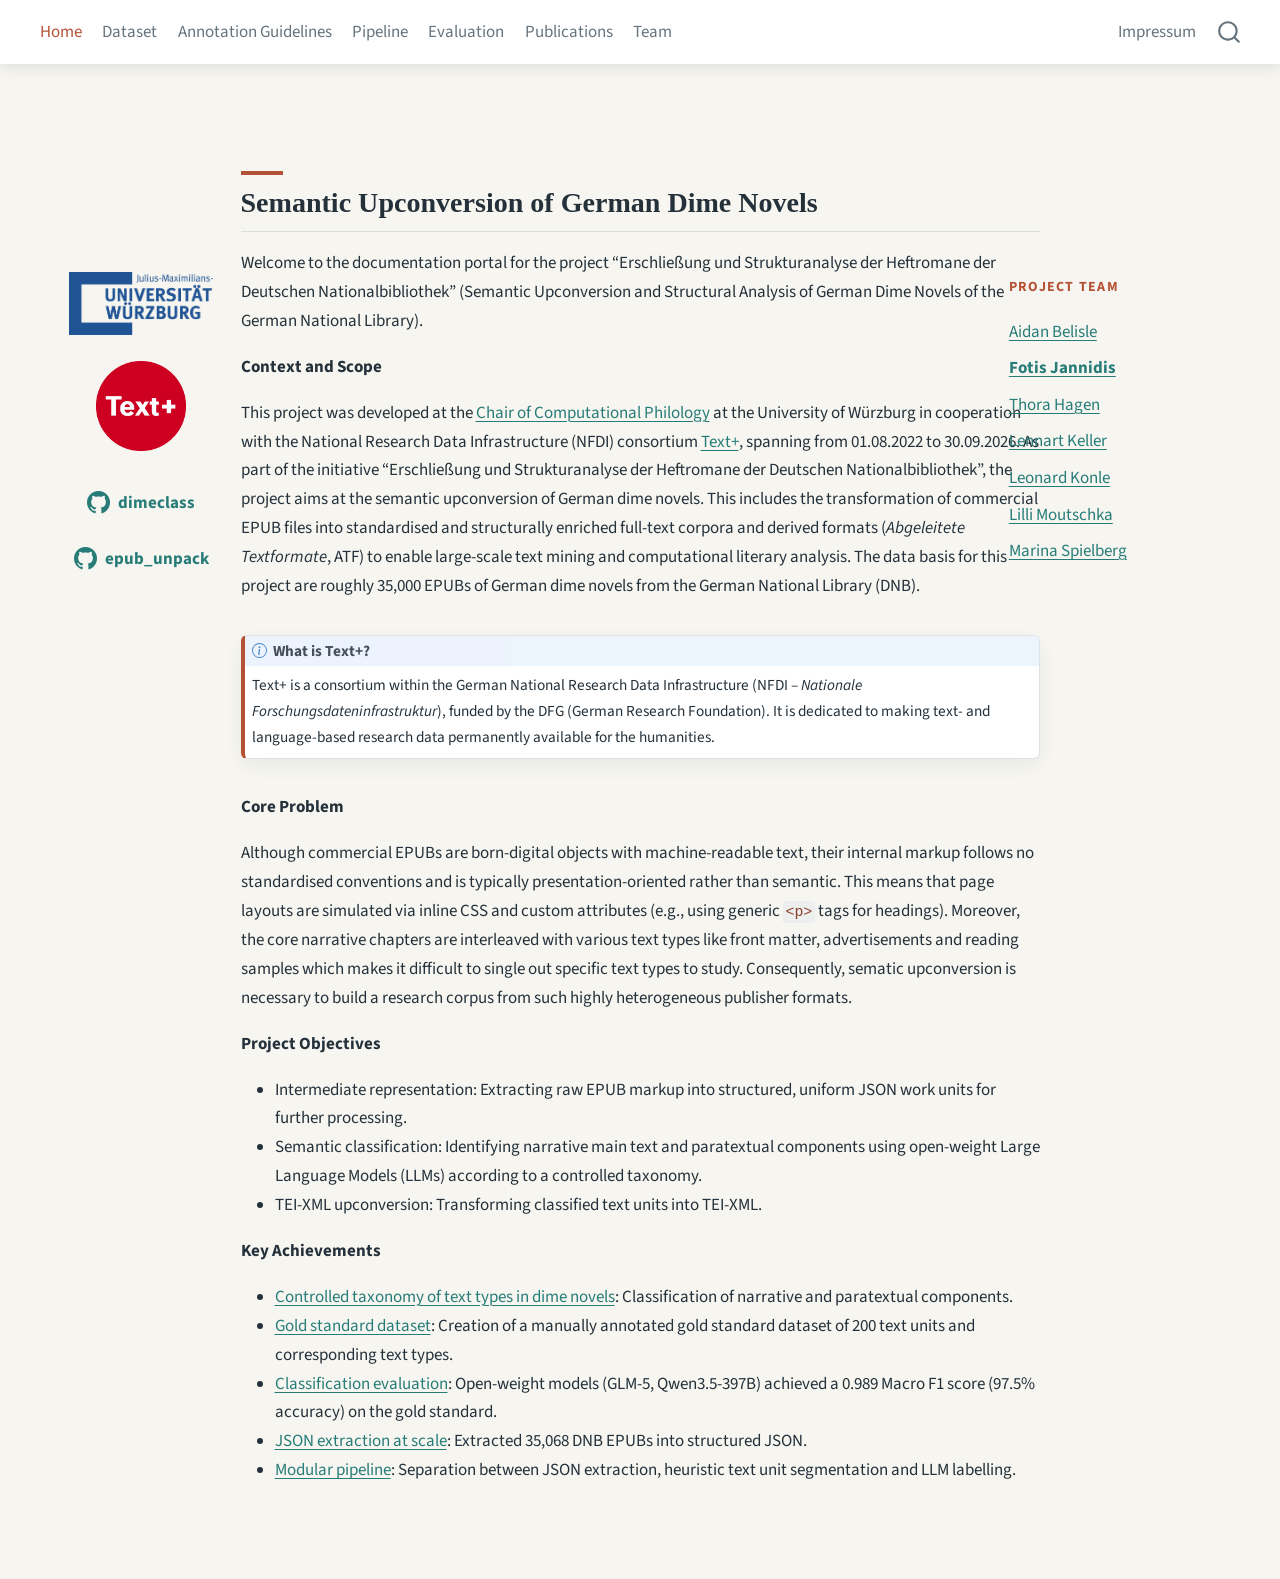
<file: docs/index.html>
<!DOCTYPE html>
<html xmlns="http://www.w3.org/1999/xhtml" lang="en" xml:lang="en"><head>

<meta charset="utf-8">
<meta name="generator" content="quarto-1.10.18">

<meta name="viewport" content="width=device-width, initial-scale=1.0, user-scalable=yes">


<title>index</title>
<style>
/* Default styles provided by pandoc.
** See https://pandoc.org/MANUAL.html#variables-for-html for config info.
*/
span.smallcaps{font-variant: small-caps;}
div.columns{display: flex; gap: 1.5em;}
div.column{flex: auto;}
@media screen {
div.columns{gap: min(4vw, 1.5em);}
div.column{overflow-x: auto;}
}
div.hanging-indent{margin-left: 1.5em; text-indent: -1.5em;}
ul.task-list{list-style: none;}
ul.task-list li input[type="checkbox"] {
  width: 0.8em;
  margin: 0 0.8em 0.2em -1em; /* quarto-specific, see https://github.com/quarto-dev/quarto-cli/issues/4556 */ 
  vertical-align: middle;
}
</style>


<script src="site_libs/quarto-nav/quarto-nav.js"></script>
<script src="site_libs/quarto-nav/headroom.min.js"></script>
<script src="site_libs/clipboard/clipboard.min.js"></script>
<script src="site_libs/quarto-search/autocomplete.umd.js"></script>
<script src="site_libs/quarto-search/fuse.min.js"></script>
<script src="site_libs/quarto-search/quarto-search.js"></script>
<meta name="quarto:offset" content="./">
<script src="site_libs/quarto-html/quarto.js" type="module"></script>
<script src="site_libs/quarto-html/tabsets/tabsets.js" type="module"></script>
<script src="site_libs/quarto-html/popper.min.js"></script>
<script src="site_libs/quarto-html/tippy.umd.min.js"></script>
<script src="site_libs/quarto-html/anchor.min.js"></script>
<link href="site_libs/quarto-html/tippy.css" rel="stylesheet">
<link href="site_libs/quarto-html/quarto-syntax-highlighting-64a204ab8560d761af7679ceaba22944.css" rel="stylesheet" id="quarto-text-highlighting-styles">
<script src="site_libs/bootstrap/bootstrap.min.js"></script>
<link href="site_libs/bootstrap/bootstrap-icons.css" rel="stylesheet">
<link href="site_libs/bootstrap/bootstrap-172ba59bd5e0b52282274ba0c0cc16fc.min.css" rel="stylesheet" append-hash="true" id="quarto-bootstrap" data-mode="light">
<script id="quarto-search-options" type="application/json">{
  "location": "navbar",
  "copy-button": false,
  "collapse-after": 3,
  "panel-placement": "end",
  "type": "overlay",
  "limit": 50,
  "keyboard-shortcut": [
    "f",
    "/",
    "s"
  ],
  "show-item-context": false,
  "language": {
    "search-no-results-text": "No results",
    "search-matching-documents-text": "matching documents",
    "search-copy-link-title": "Copy link to search",
    "search-hide-matches-text": "Hide additional matches",
    "search-more-match-text": "more match in this document",
    "search-more-matches-text": "more matches in this document",
    "search-clear-button-title": "Clear",
    "search-text-placeholder": "",
    "search-detached-cancel-button-title": "Cancel",
    "search-submit-button-title": "Submit",
    "search-label": "Search"
  }
}</script>


<link rel="stylesheet" href="styles.css">
</head>

<body class="nav-fixed fullcontent quarto-light">

<div id="quarto-search-results"></div>
  <header id="quarto-header" class="headroom fixed-top">
    <nav class="navbar navbar-expand-lg " data-bs-theme="dark">
      <div class="navbar-container container-fluid">
            <div id="quarto-search" class="" title="Search"></div>
          <button class="navbar-toggler" type="button" data-bs-toggle="collapse" data-bs-target="#navbarCollapse" aria-controls="navbarCollapse" role="menu" aria-expanded="false" aria-label="Toggle navigation" onclick="if (window.quartoToggleHeadroom) { window.quartoToggleHeadroom(); }">
  <span class="navbar-toggler-icon"></span>
</button>
          <div class="collapse navbar-collapse" id="navbarCollapse">
            <ul class="navbar-nav navbar-nav-scroll me-auto">
  <li class="nav-item">
    <a class="nav-link active" href="./index.html" aria-current="page"> 
<span class="menu-text">Home</span></a>
  </li>  
  <li class="nav-item">
    <a class="nav-link" href="./dataset.html"> 
<span class="menu-text">Dataset</span></a>
  </li>  
  <li class="nav-item">
    <a class="nav-link" href="./guidelines.html"> 
<span class="menu-text">Annotation Guidelines</span></a>
  </li>  
  <li class="nav-item">
    <a class="nav-link" href="./pipeline.html"> 
<span class="menu-text">Pipeline</span></a>
  </li>  
  <li class="nav-item">
    <a class="nav-link" href="./evaluation.html"> 
<span class="menu-text">Evaluation</span></a>
  </li>  
  <li class="nav-item">
    <a class="nav-link" href="./publications.pdf"> 
<span class="menu-text">Publications</span></a>
  </li>  
  <li class="nav-item">
    <a class="nav-link" href="./team.html"> 
<span class="menu-text">Team</span></a>
  </li>  
</ul>
            <ul class="navbar-nav navbar-nav-scroll ms-auto">
  <li class="nav-item">
    <a class="nav-link" href="./impressum.html"> 
<span class="menu-text">Impressum</span></a>
  </li>  
</ul>
          </div> <!-- /navcollapse -->
            <div class="quarto-navbar-tools">
</div>
      </div> <!-- /container-fluid -->
    </nav>
</header>
<!-- content -->
<div id="quarto-content" class="quarto-container page-columns page-rows-contents page-layout-article page-navbar">
<!-- sidebar -->
<!-- margin-sidebar -->
    
<!-- main -->
<main class="content" id="quarto-document-content"><header id="title-block-header" class="quarto-title-block"></header>




<div class="columns index-page">
<div class="column" style="width:20%;">
<div class="index-brand-rail">
<p><a href="https://www.uni-wuerzburg.de"><img src="images/university-wuerzburg-logo.png" class="img-fluid" style="width:80.0%"></a></p>
<p><a href="https://www.text-plus.org"><img src="images/textplus_logo_RGB.png" class="img-fluid" style="width:50.0%"></a></p>
<div class="repository-links">
<p><a class="repository-link" href="https://github.com/cophi-wue/dimeclass" aria-label="dimeclass GitHub repository" title="dimeclass GitHub repository"><i class="bi bi-github" aria-hidden="true"></i><span>dimeclass</span></a></p>
<p><a class="repository-link" href="https://github.com/cophi-wue/epub_unpack" aria-label="epub_unpack GitHub repository" title="epub_unpack GitHub repository"><i class="bi bi-github" aria-hidden="true"></i><span>epub_unpack</span></a></p>
</div>
</div>
</div><div class="column index-main-column" style="width:55%;">
<section id="semantic-upconversion-of-german-dime-novels" class="level2">
<h2 class="anchored" data-anchor-id="semantic-upconversion-of-german-dime-novels">Semantic Upconversion of German Dime Novels</h2>
<p>Welcome to the documentation portal for the project “Erschließung und Strukturanalyse der Heftromane der Deutschen Nationalbibliothek” (Semantic Upconversion and Structural Analysis of German Dime Novels of the German National Library).</p>
<p><strong>Context and Scope</strong></p>
<p>This project was developed at the <a href="https://www.germanistik.uni-wuerzburg.de/computerphilologie/">Chair of Computational Philology</a> at the University of Würzburg in cooperation with the National Research Data Infrastructure (NFDI) consortium <a href="https://text-plus.org/">Text+</a>, spanning from 01.08.2022 to 30.09.2026. As part of the initiative “Erschließung und Strukturanalyse der Heftromane der Deutschen Nationalbibliothek”, the project aims at the semantic upconversion of German dime novels. This includes the transformation of commercial EPUB files into standardised and structurally enriched full-text corpora and derived formats (<em>Abgeleitete Textformate</em>, ATF) to enable large-scale text mining and computational literary analysis. The data basis for this project are roughly 35,000 EPUBs of German dime novels from the German National Library (DNB).</p>
<div class="callout callout-style-default callout-note callout-titled">
<div class="callout-header d-flex align-content-center">
<div class="callout-icon-container">
<i class="callout-icon"></i>
</div>
<div class="callout-title-container flex-fill">
<span class="screen-reader-only">Note</span>What is Text+?
</div>
</div>
<div class="callout-body-container callout-body">
<p>Text+ is a consortium within the German National Research Data Infrastructure (NFDI – <em>Nationale Forschungsdateninfrastruktur</em>), funded by the DFG (German Research Foundation). It is dedicated to making text- and language-based research data permanently available for the humanities.</p>
</div>
</div>
<p><strong>Core Problem</strong></p>
<p>Although commercial EPUBs are born-digital objects with machine-readable text, their internal markup follows no standardised conventions and is typically presentation-oriented rather than semantic. This means that page layouts are simulated via inline CSS and custom attributes (e.g., using generic <code>&lt;p&gt;</code> tags for headings). Moreover, the core narrative chapters are interleaved with various text types like front matter, advertisements and reading samples which makes it difficult to single out specific text types to study. Consequently, sematic upconversion is necessary to build a research corpus from such highly heterogeneous publisher formats.</p>
<p><strong>Project Objectives</strong></p>
<ul>
<li>Intermediate representation: Extracting raw EPUB markup into structured, uniform JSON work units for further processing.</li>
<li>Semantic classification: Identifying narrative main text and paratextual components using open-weight Large Language Models (LLMs) according to a controlled taxonomy.</li>
<li>TEI-XML upconversion: Transforming classified text units into TEI-XML.</li>
</ul>
<p><strong>Key Achievements</strong></p>
<ul>
<li><a href="./guidelines.html">Controlled taxonomy of text types in dime novels</a>: Classification of narrative and paratextual components.</li>
<li><a href="./dataset.html">Gold standard dataset</a>: Creation of a manually annotated gold standard dataset of 200 text units and corresponding text types.</li>
<li><a href="./evaluation.html">Classification evaluation</a>: Open-weight models (GLM-5, Qwen3.5-397B) achieved a 0.989 Macro F1 score (97.5% accuracy) on the gold standard.</li>
<li><a href="./pipeline.html">JSON extraction at scale</a>: Extracted 35,068 DNB EPUBs into structured JSON.</li>
<li><a href="./pipeline.html#stage-1-from-heterogeneous-epubs-to-normalized-json">Modular pipeline</a>: Separation between JSON extraction, heuristic text unit segmentation and LLM labelling.</li>
</ul>
</section>
</div><div class="column" style="width:25%;">
<div class="index-team-list">
<p><strong>Project team</strong></p>
<ul>
<li><a href="./team.html#aidan-belisle">Aidan Belisle</a></li>
<li><a href="./team.html#fotis-jannidis"><strong>Fotis Jannidis</strong></a></li>
<li><a href="./team.html#thora-hagen">Thora Hagen</a></li>
<li><a href="./team.html#lennart-keller">Lennart Keller</a></li>
<li><a href="./team.html#leonard-konle">Leonard Konle</a></li>
<li><a href="./team.html#lilli-moutschka">Lilli Moutschka</a></li>
<li><a href="./team.html#marina-spielberg">Marina Spielberg</a></li>
</ul>
</div>
</div>
</div>



</main> <!-- /main -->
<script src="lightbox-history.js"></script>
<script id="quarto-html-after-body" type="application/javascript">
  window.document.addEventListener("DOMContentLoaded", function (event) {
    const icon = "";
    const anchorJS = new window.AnchorJS();
    anchorJS.options = {
      placement: 'right',
      icon: icon
    };
    anchorJS.add('.anchored');
    const isCodeAnnotation = (el) => {
      for (const clz of el.classList) {
        if (clz.startsWith('code-annotation-')) {                     
          return true;
        }
      }
      return false;
    }
    const onCopySuccess = function(e) {
      // button target
      const button = e.trigger;
      // don't keep focus
      button.blur();
      // flash "checked"
      button.classList.add('code-copy-button-checked');
      var currentTitle = button.getAttribute("title");
      button.setAttribute("title", "Copied!");
      let tooltip;
      if (window.bootstrap) {
        button.setAttribute("data-bs-toggle", "tooltip");
        button.setAttribute("data-bs-placement", "left");
        button.setAttribute("data-bs-title", "Copied!");
        tooltip = new bootstrap.Tooltip(button, 
          { trigger: "manual", 
            customClass: "code-copy-button-tooltip",
            offset: [0, -8]});
        tooltip.show();    
      }
      setTimeout(function() {
        if (tooltip) {
          tooltip.hide();
          button.removeAttribute("data-bs-title");
          button.removeAttribute("data-bs-toggle");
          button.removeAttribute("data-bs-placement");
        }
        button.setAttribute("title", currentTitle);
        button.classList.remove('code-copy-button-checked');
      }, 1000);
      // clear code selection
      e.clearSelection();
    }
    const getTextToCopy = function(trigger) {
      const outerScaffold = trigger.parentElement.cloneNode(true);
      const codeEl = outerScaffold.querySelector('code');
      for (const childEl of codeEl.children) {
        if (isCodeAnnotation(childEl)) {
          childEl.remove();
        }
      }
      return codeEl.innerText;
    }
    const clipboard = new window.ClipboardJS('.code-copy-button:not([data-in-quarto-modal])', {
      text: getTextToCopy
    });
    clipboard.on('success', onCopySuccess);
    if (window.document.getElementById('quarto-embedded-source-code-modal')) {
      const clipboardModal = new window.ClipboardJS('.code-copy-button[data-in-quarto-modal]', {
        text: getTextToCopy,
        container: window.document.getElementById('quarto-embedded-source-code-modal')
      });
      clipboardModal.on('success', onCopySuccess);
    }
      var localhostRegex = new RegExp(/^(?:http|https):\/\/localhost\:?[0-9]*\//);
      var mailtoRegex = new RegExp(/^mailto:/);
        var filterRegex = new RegExp('/' + window.location.host + '/');
      var isInternal = (href) => {
          return filterRegex.test(href) || localhostRegex.test(href) || mailtoRegex.test(href);
      }
      // Inspect non-navigation links and adorn them if external
     var links = window.document.querySelectorAll('a[href]:not(.nav-link):not(.navbar-brand):not(.toc-action):not(.sidebar-link):not(.sidebar-item-toggle):not(.pagination-link):not(.no-external):not([aria-hidden]):not(.dropdown-item):not(.quarto-navigation-tool):not(.about-link)');
      for (var i=0; i<links.length; i++) {
        const link = links[i];
        if (!isInternal(link.href)) {
          // undo the damage that might have been done by quarto-nav.js in the case of
          // links that we want to consider external
          if (link.dataset.originalHref !== undefined) {
            link.href = link.dataset.originalHref;
          }
        }
      }
    function tippyHover(el, contentFn, onTriggerFn, onUntriggerFn) {
      const config = {
        allowHTML: true,
        maxWidth: 500,
        delay: 100,
        arrow: false,
        appendTo: function(el) {
            return el.parentElement;
        },
        interactive: true,
        interactiveBorder: 10,
        theme: 'quarto',
        placement: 'bottom-start',
      };
      if (contentFn) {
        config.content = contentFn;
      }
      if (onTriggerFn) {
        config.onTrigger = onTriggerFn;
      }
      if (onUntriggerFn) {
        config.onUntrigger = onUntriggerFn;
      }
      window.tippy(el, config); 
    }
    const noterefs = window.document.querySelectorAll('a[role="doc-noteref"]');
    for (var i=0; i<noterefs.length; i++) {
      const ref = noterefs[i];
      tippyHover(ref, function() {
        // use id or data attribute instead here
        let href = ref.getAttribute('data-footnote-href') || ref.getAttribute('href');
        try { href = new URL(href).hash; } catch {}
        const id = href.replace(/^#\/?/, "");
        const note = window.document.getElementById(id);
        if (note) {
          return note.innerHTML;
        } else {
          return "";
        }
      });
    }
    const xrefs = window.document.querySelectorAll('a.quarto-xref');
    const processXRef = (id, note) => {
      // Strip column container classes
      const stripColumnClz = (el) => {
        el.classList.remove("page-full", "page-columns");
        if (el.children) {
          for (const child of el.children) {
            stripColumnClz(child);
          }
        }
      }
      stripColumnClz(note)
      if (id === null || id.startsWith('sec-')) {
        // Special case sections, only their first couple elements
        const container = document.createElement("div");
        if (note.children && note.children.length > 2) {
          container.appendChild(note.children[0].cloneNode(true));
          for (let i = 1; i < note.children.length; i++) {
            const child = note.children[i];
            if (child.tagName === "P" && child.innerText === "") {
              continue;
            } else {
              container.appendChild(child.cloneNode(true));
              break;
            }
          }
          if (window.Quarto?.typesetMath) {
            window.Quarto.typesetMath(container);
          }
          return container.innerHTML
        } else {
          if (window.Quarto?.typesetMath) {
            window.Quarto.typesetMath(note);
          }
          return note.innerHTML;
        }
      } else {
        // Remove any anchor links if they are present
        const anchorLink = note.querySelector('a.anchorjs-link');
        if (anchorLink) {
          anchorLink.remove();
        }
        if (window.Quarto?.typesetMath) {
          window.Quarto.typesetMath(note);
        }
        if (note.classList.contains("callout")) {
          return note.outerHTML;
        } else {
          return note.innerHTML;
        }
      }
    }
    for (var i=0; i<xrefs.length; i++) {
      const xref = xrefs[i];
      tippyHover(xref, undefined, function(instance) {
        instance.disable();
        let url = xref.getAttribute('href');
        let hash = undefined; 
        if (url.startsWith('#')) {
          hash = url;
        } else {
          try { hash = new URL(url).hash; } catch {}
        }
        if (hash) {
          const id = hash.replace(/^#\/?/, "");
          const note = window.document.getElementById(id);
          if (note !== null) {
            try {
              const html = processXRef(id, note.cloneNode(true));
              instance.setContent(html);
            } finally {
              instance.enable();
              instance.show();
            }
          } else {
            // See if we can fetch this
            fetch(url.split('#')[0])
            .then(res => res.text())
            .then(html => {
              const parser = new DOMParser();
              const htmlDoc = parser.parseFromString(html, "text/html");
              const note = htmlDoc.getElementById(id);
              if (note !== null) {
                const html = processXRef(id, note);
                instance.setContent(html);
              } 
            }).finally(() => {
              instance.enable();
              instance.show();
            });
          }
        } else {
          // See if we can fetch a full url (with no hash to target)
          // This is a special case and we should probably do some content thinning / targeting
          fetch(url)
          .then(res => res.text())
          .then(html => {
            const parser = new DOMParser();
            const htmlDoc = parser.parseFromString(html, "text/html");
            const note = htmlDoc.querySelector('main.content');
            if (note !== null) {
              // This should only happen for chapter cross references
              // (since there is no id in the URL)
              // remove the first header
              if (note.children.length > 0 && note.children[0].tagName === "HEADER") {
                note.children[0].remove();
              }
              const html = processXRef(null, note);
              instance.setContent(html);
            } 
          }).finally(() => {
            instance.enable();
            instance.show();
          });
        }
      }, function(instance) {
      });
    }
        let selectedAnnoteEl;
        const selectorForAnnotation = ( cell, annotation) => {
          let cellAttr = 'data-code-cell="' + cell + '"';
          let lineAttr = 'data-code-annotation="' +  annotation + '"';
          const selector = 'span[' + cellAttr + '][' + lineAttr + ']';
          return selector;
        }
        const selectCodeLines = (annoteEl) => {
          const doc = window.document;
          const targetCell = annoteEl.getAttribute("data-target-cell");
          const targetAnnotation = annoteEl.getAttribute("data-target-annotation");
          const annoteSpan = window.document.querySelector(selectorForAnnotation(targetCell, targetAnnotation));
          const lines = annoteSpan.getAttribute("data-code-lines").split(",");
          const lineIds = lines.map((line) => {
            return targetCell + "-" + line;
          })
          let top = null;
          let height = null;
          let parent = null;
          if (lineIds.length > 0) {
              //compute the position of the single el (top and bottom and make a div)
              const el = window.document.getElementById(lineIds[0]);
              top = el.offsetTop;
              height = el.offsetHeight;
              parent = el.parentElement.parentElement;
            if (lineIds.length > 1) {
              const lastEl = window.document.getElementById(lineIds[lineIds.length - 1]);
              const bottom = lastEl.offsetTop + lastEl.offsetHeight;
              height = bottom - top;
            }
            if (top !== null && height !== null && parent !== null) {
              // cook up a div (if necessary) and position it 
              let div = window.document.getElementById("code-annotation-line-highlight");
              if (div === null) {
                div = window.document.createElement("div");
                div.setAttribute("id", "code-annotation-line-highlight");
                div.style.position = 'absolute';
                parent.appendChild(div);
              }
              div.style.top = top - 2 + "px";
              div.style.height = height + 4 + "px";
              div.style.left = 0;
              let gutterDiv = window.document.getElementById("code-annotation-line-highlight-gutter");
              if (gutterDiv === null) {
                gutterDiv = window.document.createElement("div");
                gutterDiv.setAttribute("id", "code-annotation-line-highlight-gutter");
                gutterDiv.style.position = 'absolute';
                const codeCell = window.document.getElementById(targetCell);
                const gutter = codeCell.querySelector('.code-annotation-gutter');
                gutter.appendChild(gutterDiv);
              }
              gutterDiv.style.top = top - 2 + "px";
              gutterDiv.style.height = height + 4 + "px";
            }
            selectedAnnoteEl = annoteEl;
          }
        };
        const unselectCodeLines = () => {
          const elementsIds = ["code-annotation-line-highlight", "code-annotation-line-highlight-gutter"];
          elementsIds.forEach((elId) => {
            const div = window.document.getElementById(elId);
            if (div) {
              div.remove();
            }
          });
          selectedAnnoteEl = undefined;
        };
          // Handle positioning of the toggle
      window.addEventListener(
        "resize",
        throttle(() => {
          elRect = undefined;
          if (selectedAnnoteEl) {
            selectCodeLines(selectedAnnoteEl);
          }
        }, 10)
      );
      function throttle(fn, ms) {
      let throttle = false;
      let timer;
        return (...args) => {
          if(!throttle) { // first call gets through
              fn.apply(this, args);
              throttle = true;
          } else { // all the others get throttled
              if(timer) clearTimeout(timer); // cancel #2
              timer = setTimeout(() => {
                fn.apply(this, args);
                timer = throttle = false;
              }, ms);
          }
        };
      }
        // Attach click handler to the DT
        const annoteDls = window.document.querySelectorAll('dt[data-target-cell]');
        for (const annoteDlNode of annoteDls) {
          annoteDlNode.addEventListener('click', (event) => {
            const clickedEl = event.target;
            if (clickedEl !== selectedAnnoteEl) {
              unselectCodeLines();
              const activeEl = window.document.querySelector('dt[data-target-cell].code-annotation-active');
              if (activeEl) {
                activeEl.classList.remove('code-annotation-active');
              }
              selectCodeLines(clickedEl);
              clickedEl.classList.add('code-annotation-active');
            } else {
              // Unselect the line
              unselectCodeLines();
              clickedEl.classList.remove('code-annotation-active');
            }
          });
        }
    const findCites = (el) => {
      const parentEl = el.parentElement;
      if (parentEl) {
        const cites = parentEl.dataset.cites;
        if (cites) {
          return {
            el,
            cites: cites.split(' ')
          };
        } else {
          return findCites(el.parentElement)
        }
      } else {
        return undefined;
      }
    };
    var bibliorefs = window.document.querySelectorAll('a[role="doc-biblioref"]');
    for (var i=0; i<bibliorefs.length; i++) {
      const ref = bibliorefs[i];
      const citeInfo = findCites(ref);
      if (citeInfo) {
        tippyHover(citeInfo.el, function() {
          var popup = window.document.createElement('div');
          citeInfo.cites.forEach(function(cite) {
            var citeDiv = window.document.createElement('div');
            citeDiv.classList.add('hanging-indent');
            citeDiv.classList.add('csl-entry');
            var biblioDiv = window.document.getElementById('ref-' + cite);
            if (biblioDiv) {
              citeDiv.innerHTML = biblioDiv.innerHTML;
            }
            popup.appendChild(citeDiv);
          });
          return popup.innerHTML;
        });
      }
    }
  });
  </script>
</div> <!-- /content -->




</body></html>
</file>
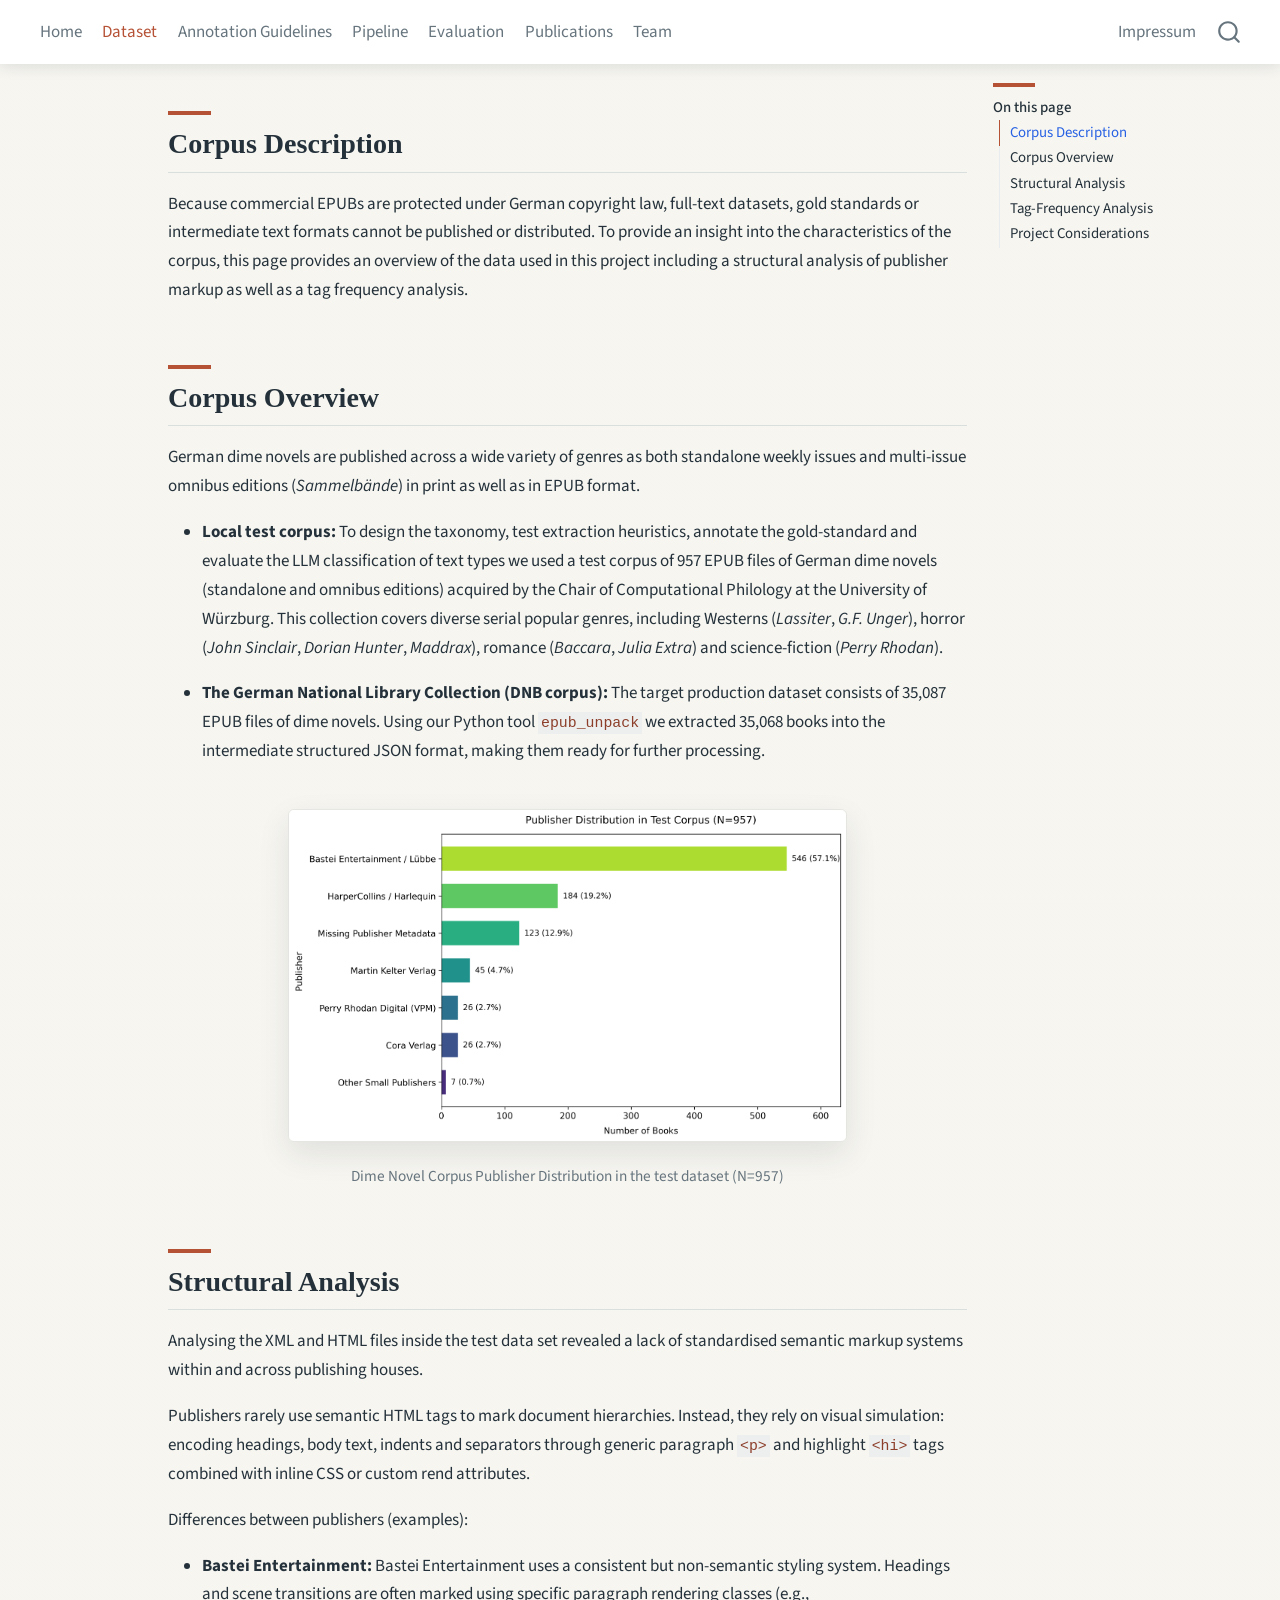
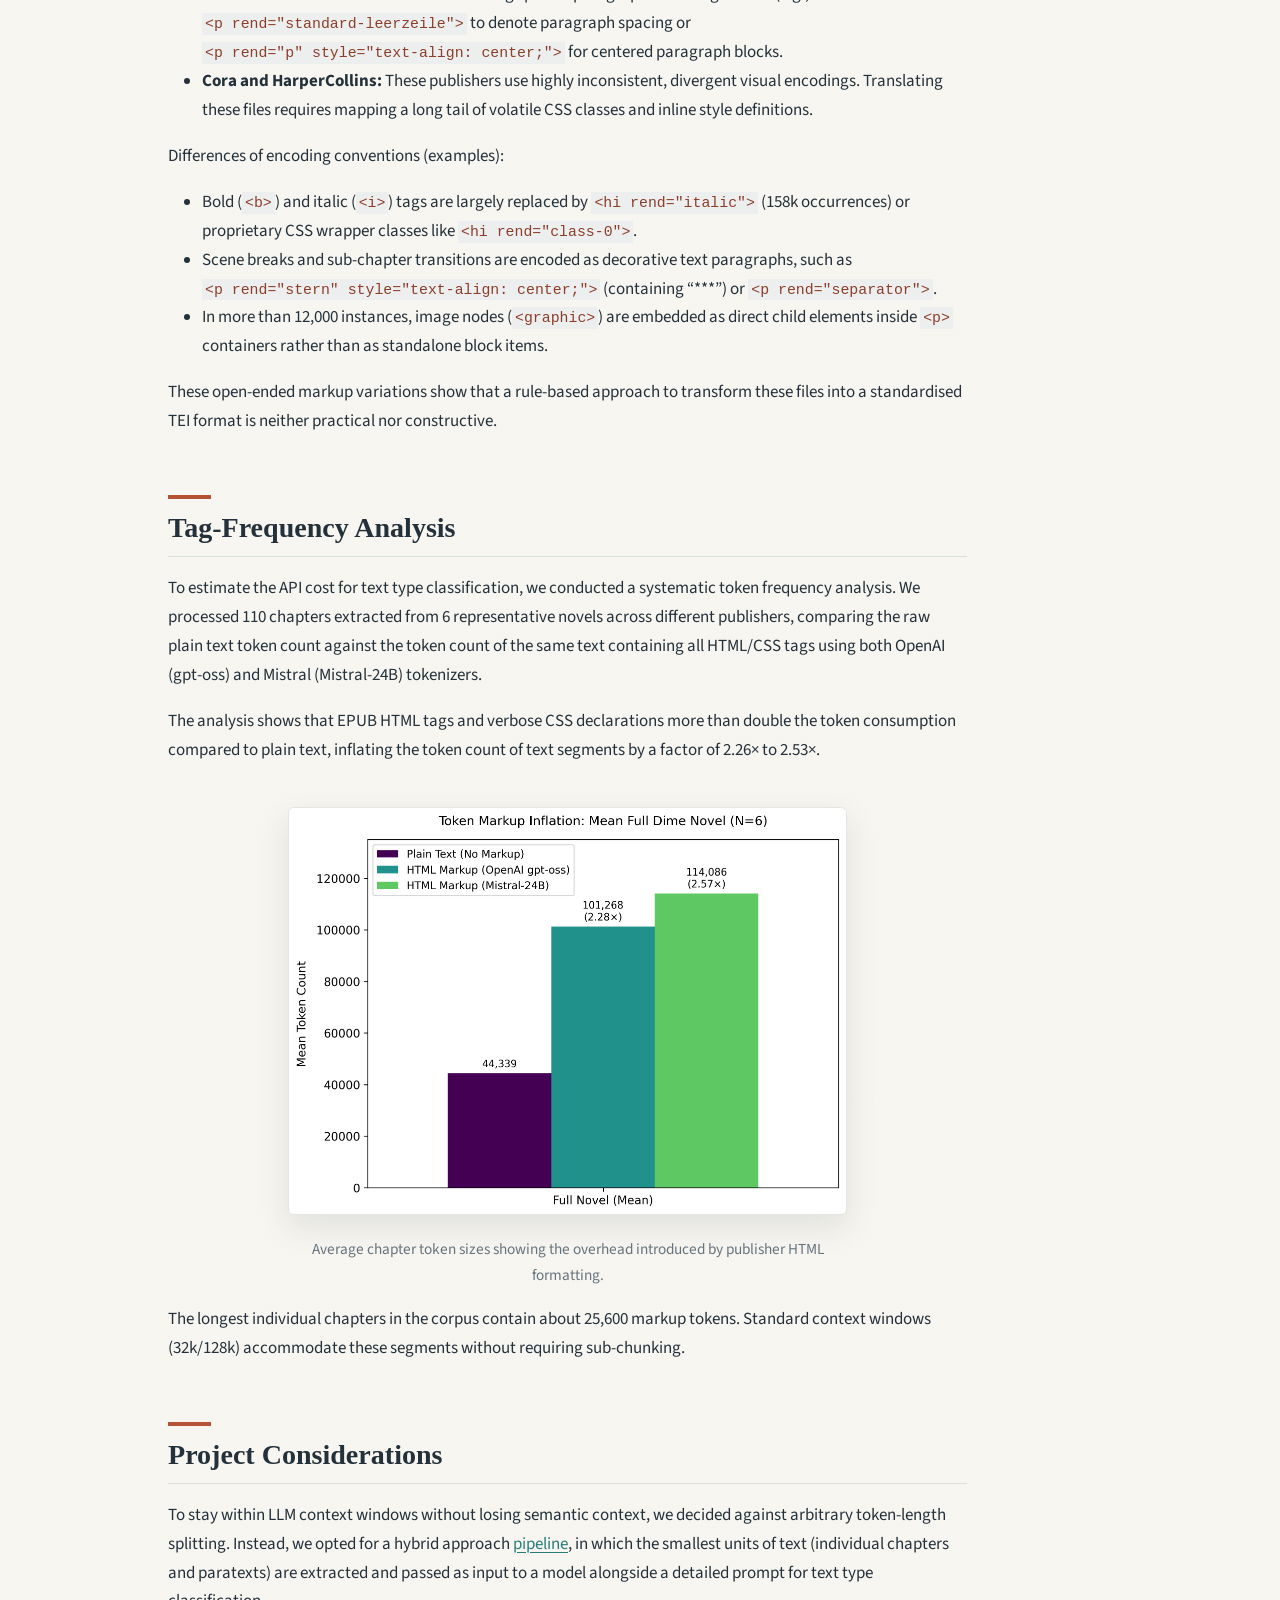
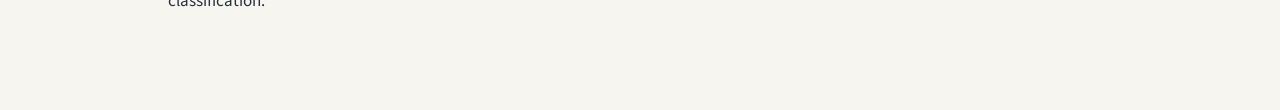
<file: docs/dataset.html>
<!DOCTYPE html>
<html xmlns="http://www.w3.org/1999/xhtml" lang="en" xml:lang="en"><head>

<meta charset="utf-8">
<meta name="generator" content="quarto-1.10.18">

<meta name="viewport" content="width=device-width, initial-scale=1.0, user-scalable=yes">


<title>dataset</title>
<style>
/* Default styles provided by pandoc.
** See https://pandoc.org/MANUAL.html#variables-for-html for config info.
*/
span.smallcaps{font-variant: small-caps;}
div.columns{display: flex; gap: 1.5em;}
div.column{flex: auto;}
@media screen {
div.columns{gap: min(4vw, 1.5em);}
div.column{overflow-x: auto;}
}
div.hanging-indent{margin-left: 1.5em; text-indent: -1.5em;}
ul.task-list{list-style: none;}
ul.task-list li input[type="checkbox"] {
  width: 0.8em;
  margin: 0 0.8em 0.2em -1em; /* quarto-specific, see https://github.com/quarto-dev/quarto-cli/issues/4556 */ 
  vertical-align: middle;
}
</style>


<script src="site_libs/quarto-nav/quarto-nav.js"></script>
<script src="site_libs/quarto-nav/headroom.min.js"></script>
<script src="site_libs/clipboard/clipboard.min.js"></script>
<script src="site_libs/quarto-search/autocomplete.umd.js"></script>
<script src="site_libs/quarto-search/fuse.min.js"></script>
<script src="site_libs/quarto-search/quarto-search.js"></script>
<meta name="quarto:offset" content="./">
<script src="site_libs/quarto-html/quarto.js" type="module"></script>
<script src="site_libs/quarto-html/tabsets/tabsets.js" type="module"></script>
<script src="site_libs/quarto-html/popper.min.js"></script>
<script src="site_libs/quarto-html/tippy.umd.min.js"></script>
<script src="site_libs/quarto-html/anchor.min.js"></script>
<link href="site_libs/quarto-html/tippy.css" rel="stylesheet">
<link href="site_libs/quarto-html/quarto-syntax-highlighting-64a204ab8560d761af7679ceaba22944.css" rel="stylesheet" id="quarto-text-highlighting-styles">
<script src="site_libs/bootstrap/bootstrap.min.js"></script>
<link href="site_libs/bootstrap/bootstrap-icons.css" rel="stylesheet">
<link href="site_libs/bootstrap/bootstrap-172ba59bd5e0b52282274ba0c0cc16fc.min.css" rel="stylesheet" append-hash="true" id="quarto-bootstrap" data-mode="light">
<script src="site_libs/quarto-contrib/glightbox/glightbox.min.js"></script>
<link href="site_libs/quarto-contrib/glightbox/glightbox.min.css" rel="stylesheet">
<link href="site_libs/quarto-contrib/glightbox/lightbox.css" rel="stylesheet">
<script id="quarto-search-options" type="application/json">{
  "location": "navbar",
  "copy-button": false,
  "collapse-after": 3,
  "panel-placement": "end",
  "type": "overlay",
  "limit": 50,
  "keyboard-shortcut": [
    "f",
    "/",
    "s"
  ],
  "show-item-context": false,
  "language": {
    "search-no-results-text": "No results",
    "search-matching-documents-text": "matching documents",
    "search-copy-link-title": "Copy link to search",
    "search-hide-matches-text": "Hide additional matches",
    "search-more-match-text": "more match in this document",
    "search-more-matches-text": "more matches in this document",
    "search-clear-button-title": "Clear",
    "search-text-placeholder": "",
    "search-detached-cancel-button-title": "Cancel",
    "search-submit-button-title": "Submit",
    "search-label": "Search"
  }
}</script>


<link rel="stylesheet" href="styles.css">
</head>

<body class="nav-fixed quarto-light">

<div id="quarto-search-results"></div>
  <header id="quarto-header" class="headroom fixed-top">
    <nav class="navbar navbar-expand-lg " data-bs-theme="dark">
      <div class="navbar-container container-fluid">
            <div id="quarto-search" class="" title="Search"></div>
          <button class="navbar-toggler" type="button" data-bs-toggle="collapse" data-bs-target="#navbarCollapse" aria-controls="navbarCollapse" role="menu" aria-expanded="false" aria-label="Toggle navigation" onclick="if (window.quartoToggleHeadroom) { window.quartoToggleHeadroom(); }">
  <span class="navbar-toggler-icon"></span>
</button>
          <div class="collapse navbar-collapse" id="navbarCollapse">
            <ul class="navbar-nav navbar-nav-scroll me-auto">
  <li class="nav-item">
    <a class="nav-link" href="./index.html"> 
<span class="menu-text">Home</span></a>
  </li>  
  <li class="nav-item">
    <a class="nav-link active" href="./dataset.html" aria-current="page"> 
<span class="menu-text">Dataset</span></a>
  </li>  
  <li class="nav-item">
    <a class="nav-link" href="./guidelines.html"> 
<span class="menu-text">Annotation Guidelines</span></a>
  </li>  
  <li class="nav-item">
    <a class="nav-link" href="./pipeline.html"> 
<span class="menu-text">Pipeline</span></a>
  </li>  
  <li class="nav-item">
    <a class="nav-link" href="./evaluation.html"> 
<span class="menu-text">Evaluation</span></a>
  </li>  
  <li class="nav-item">
    <a class="nav-link" href="./publications.pdf"> 
<span class="menu-text">Publications</span></a>
  </li>  
  <li class="nav-item">
    <a class="nav-link" href="./team.html"> 
<span class="menu-text">Team</span></a>
  </li>  
</ul>
            <ul class="navbar-nav navbar-nav-scroll ms-auto">
  <li class="nav-item">
    <a class="nav-link" href="./impressum.html"> 
<span class="menu-text">Impressum</span></a>
  </li>  
</ul>
          </div> <!-- /navcollapse -->
            <div class="quarto-navbar-tools">
</div>
      </div> <!-- /container-fluid -->
    </nav>
</header>
<!-- content -->
<div id="quarto-content" class="quarto-container page-columns page-rows-contents page-layout-article page-navbar">
<!-- sidebar -->
<!-- margin-sidebar -->
    <div id="quarto-margin-sidebar" class="sidebar margin-sidebar">
        <nav id="TOC" role="doc-toc" class="toc-active">
    <h2 id="toc-title">On this page</h2>
   
  <ul>
  <li><a href="#corpus-description" id="toc-corpus-description" class="nav-link active" data-scroll-target="#corpus-description">Corpus Description</a></li>
  <li><a href="#corpus-overview" id="toc-corpus-overview" class="nav-link" data-scroll-target="#corpus-overview">Corpus Overview</a></li>
  <li><a href="#structural-analysis" id="toc-structural-analysis" class="nav-link" data-scroll-target="#structural-analysis">Structural Analysis</a></li>
  <li><a href="#tag-frequency-analysis" id="toc-tag-frequency-analysis" class="nav-link" data-scroll-target="#tag-frequency-analysis">Tag-Frequency Analysis</a></li>
  <li><a href="#project-considerations" id="toc-project-considerations" class="nav-link" data-scroll-target="#project-considerations">Project Considerations</a></li>
  </ul>
</nav>
    </div>
<!-- main -->
<main class="content" id="quarto-document-content"><header id="title-block-header" class="quarto-title-block"></header>




<section id="corpus-description" class="level2">
<h2 class="anchored" data-anchor-id="corpus-description">Corpus Description</h2>
<p>Because commercial EPUBs are protected under German copyright law, full-text datasets, gold standards or intermediate text formats cannot be published or distributed. To provide an insight into the characteristics of the corpus, this page provides an overview of the data used in this project including a structural analysis of publisher markup as well as a tag frequency analysis.</p>
</section>
<section id="corpus-overview" class="level2">
<h2 class="anchored" data-anchor-id="corpus-overview">Corpus Overview</h2>
<p>German dime novels are published across a wide variety of genres as both standalone weekly issues and multi-issue omnibus editions (<em>Sammelbände</em>) in print as well as in EPUB format.</p>
<ul>
<li><p><strong>Local test corpus:</strong> To design the taxonomy, test extraction heuristics, annotate the gold-standard and evaluate the LLM classification of text types we used a test corpus of 957 EPUB files of German dime novels (standalone and omnibus editions) acquired by the Chair of Computational Philology at the University of Würzburg. This collection covers diverse serial popular genres, including Westerns (<em>Lassiter</em>, <em>G.F. Unger</em>), horror (<em>John Sinclair</em>, <em>Dorian Hunter</em>, <em>Maddrax</em>), romance (<em>Baccara</em>, <em>Julia Extra</em>) and science-fiction (<em>Perry Rhodan</em>).</p></li>
<li><p><strong>The German National Library Collection (DNB corpus):</strong> The target production dataset consists of 35,087 EPUB files of dime novels. Using our Python tool <code>epub_unpack</code> we extracted 35,068 books into the intermediate structured JSON format, making them ready for further processing.</p></li>
</ul>
<div class="quarto-figure quarto-figure-center">
<figure class="figure">
<p><a href="images/publisher_distribution.png" class="lightbox" data-gallery="quarto-lightbox-gallery-1" title="Dime Novel Corpus Publisher Distribution in the test dataset (N=957)"><img src="images/publisher_distribution.png" class="img-fluid figure-img" style="width:70.0%" alt="Dime Novel Corpus Publisher Distribution in the test dataset (N=957)"></a></p>
<figcaption>Dime Novel Corpus Publisher Distribution in the test dataset (N=957)</figcaption>
</figure>
</div>
</section>
<section id="structural-analysis" class="level2">
<h2 class="anchored" data-anchor-id="structural-analysis">Structural Analysis</h2>
<p>Analysing the XML and HTML files inside the test data set revealed a lack of standardised semantic markup systems within and across publishing houses.</p>
<p>Publishers rarely use semantic HTML tags to mark document hierarchies. Instead, they rely on visual simulation: encoding headings, body text, indents and separators through generic paragraph <code>&lt;p&gt;</code> and highlight <code>&lt;hi&gt;</code> tags combined with inline CSS or custom rend attributes.</p>
<p>Differences between publishers (examples):</p>
<ul>
<li><strong>Bastei Entertainment:</strong> Bastei Entertainment uses a consistent but non-semantic styling system. Headings and scene transitions are often marked using specific paragraph rendering classes (e.g., <code>&lt;p rend="standard-leerzeile"&gt;</code> to denote paragraph spacing or <code>&lt;p rend="p" style="text-align: center;"&gt;</code> for centered paragraph blocks.</li>
<li><strong>Cora and HarperCollins:</strong> These publishers use highly inconsistent, divergent visual encodings. Translating these files requires mapping a long tail of volatile CSS classes and inline style definitions.</li>
</ul>
<p>Differences of encoding conventions (examples):</p>
<ul>
<li>Bold (<code>&lt;b&gt;</code>) and italic (<code>&lt;i&gt;</code>) tags are largely replaced by <code>&lt;hi rend="italic"&gt;</code> (158k occurrences) or proprietary CSS wrapper classes like <code>&lt;hi rend="class-0"&gt;</code>.</li>
<li>Scene breaks and sub-chapter transitions are encoded as decorative text paragraphs, such as <code>&lt;p rend="stern" style="text-align: center;"&gt;</code> (containing “***”) or <code>&lt;p rend="separator"&gt;</code>.</li>
<li>In more than 12,000 instances, image nodes (<code>&lt;graphic&gt;</code>) are embedded as direct child elements inside <code>&lt;p&gt;</code> containers rather than as standalone block items.</li>
</ul>
<p>These open-ended markup variations show that a rule-based approach to transform these files into a standardised TEI format is neither practical nor constructive.</p>
</section>
<section id="tag-frequency-analysis" class="level2">
<h2 class="anchored" data-anchor-id="tag-frequency-analysis">Tag-Frequency Analysis</h2>
<p>To estimate the API cost for text type classification, we conducted a systematic token frequency analysis. We processed 110 chapters extracted from 6 representative novels across different publishers, comparing the raw plain text token count against the token count of the same text containing all HTML/CSS tags using both OpenAI (gpt-oss) and Mistral (Mistral-24B) tokenizers.</p>
<p>The analysis shows that EPUB HTML tags and verbose CSS declarations more than double the token consumption compared to plain text, inflating the token count of text segments by a factor of 2.26× to 2.53×.</p>
<div class="quarto-figure quarto-figure-center">
<figure class="figure">
<p><a href="images/token_analysis.png" class="lightbox" data-gallery="quarto-lightbox-gallery-2" title="Average chapter token sizes showing the overhead introduced by publisher HTML formatting."><img src="images/token_analysis.png" class="img-fluid figure-img" style="width:70.0%" alt="Average chapter token sizes showing the overhead introduced by publisher HTML formatting."></a></p>
<figcaption>Average chapter token sizes showing the overhead introduced by publisher HTML formatting.</figcaption>
</figure>
</div>
<p>The longest individual chapters in the corpus contain about 25,600 markup tokens. Standard context windows (32k/128k) accommodate these segments without requiring sub-chunking.</p>
</section>
<section id="project-considerations" class="level2">
<h2 class="anchored" data-anchor-id="project-considerations">Project Considerations</h2>
<p>To stay within LLM context windows without losing semantic context, we decided against arbitrary token-length splitting. Instead, we opted for a hybrid approach <a href="./pipeline.html">pipeline</a>, in which the smallest units of text (individual chapters and paratexts) are extracted and passed as input to a model alongside a detailed prompt for text type classification.</p>


</section>

</main> <!-- /main -->
<script src="lightbox-history.js"></script>
<script id="quarto-html-after-body" type="application/javascript">
  window.document.addEventListener("DOMContentLoaded", function (event) {
    const icon = "";
    const anchorJS = new window.AnchorJS();
    anchorJS.options = {
      placement: 'right',
      icon: icon
    };
    anchorJS.add('.anchored');
    const isCodeAnnotation = (el) => {
      for (const clz of el.classList) {
        if (clz.startsWith('code-annotation-')) {                     
          return true;
        }
      }
      return false;
    }
    const onCopySuccess = function(e) {
      // button target
      const button = e.trigger;
      // don't keep focus
      button.blur();
      // flash "checked"
      button.classList.add('code-copy-button-checked');
      var currentTitle = button.getAttribute("title");
      button.setAttribute("title", "Copied!");
      let tooltip;
      if (window.bootstrap) {
        button.setAttribute("data-bs-toggle", "tooltip");
        button.setAttribute("data-bs-placement", "left");
        button.setAttribute("data-bs-title", "Copied!");
        tooltip = new bootstrap.Tooltip(button, 
          { trigger: "manual", 
            customClass: "code-copy-button-tooltip",
            offset: [0, -8]});
        tooltip.show();    
      }
      setTimeout(function() {
        if (tooltip) {
          tooltip.hide();
          button.removeAttribute("data-bs-title");
          button.removeAttribute("data-bs-toggle");
          button.removeAttribute("data-bs-placement");
        }
        button.setAttribute("title", currentTitle);
        button.classList.remove('code-copy-button-checked');
      }, 1000);
      // clear code selection
      e.clearSelection();
    }
    const getTextToCopy = function(trigger) {
      const outerScaffold = trigger.parentElement.cloneNode(true);
      const codeEl = outerScaffold.querySelector('code');
      for (const childEl of codeEl.children) {
        if (isCodeAnnotation(childEl)) {
          childEl.remove();
        }
      }
      return codeEl.innerText;
    }
    const clipboard = new window.ClipboardJS('.code-copy-button:not([data-in-quarto-modal])', {
      text: getTextToCopy
    });
    clipboard.on('success', onCopySuccess);
    if (window.document.getElementById('quarto-embedded-source-code-modal')) {
      const clipboardModal = new window.ClipboardJS('.code-copy-button[data-in-quarto-modal]', {
        text: getTextToCopy,
        container: window.document.getElementById('quarto-embedded-source-code-modal')
      });
      clipboardModal.on('success', onCopySuccess);
    }
      var localhostRegex = new RegExp(/^(?:http|https):\/\/localhost\:?[0-9]*\//);
      var mailtoRegex = new RegExp(/^mailto:/);
        var filterRegex = new RegExp('/' + window.location.host + '/');
      var isInternal = (href) => {
          return filterRegex.test(href) || localhostRegex.test(href) || mailtoRegex.test(href);
      }
      // Inspect non-navigation links and adorn them if external
     var links = window.document.querySelectorAll('a[href]:not(.nav-link):not(.navbar-brand):not(.toc-action):not(.sidebar-link):not(.sidebar-item-toggle):not(.pagination-link):not(.no-external):not([aria-hidden]):not(.dropdown-item):not(.quarto-navigation-tool):not(.about-link)');
      for (var i=0; i<links.length; i++) {
        const link = links[i];
        if (!isInternal(link.href)) {
          // undo the damage that might have been done by quarto-nav.js in the case of
          // links that we want to consider external
          if (link.dataset.originalHref !== undefined) {
            link.href = link.dataset.originalHref;
          }
        }
      }
    function tippyHover(el, contentFn, onTriggerFn, onUntriggerFn) {
      const config = {
        allowHTML: true,
        maxWidth: 500,
        delay: 100,
        arrow: false,
        appendTo: function(el) {
            return el.parentElement;
        },
        interactive: true,
        interactiveBorder: 10,
        theme: 'quarto',
        placement: 'bottom-start',
      };
      if (contentFn) {
        config.content = contentFn;
      }
      if (onTriggerFn) {
        config.onTrigger = onTriggerFn;
      }
      if (onUntriggerFn) {
        config.onUntrigger = onUntriggerFn;
      }
      window.tippy(el, config); 
    }
    const noterefs = window.document.querySelectorAll('a[role="doc-noteref"]');
    for (var i=0; i<noterefs.length; i++) {
      const ref = noterefs[i];
      tippyHover(ref, function() {
        // use id or data attribute instead here
        let href = ref.getAttribute('data-footnote-href') || ref.getAttribute('href');
        try { href = new URL(href).hash; } catch {}
        const id = href.replace(/^#\/?/, "");
        const note = window.document.getElementById(id);
        if (note) {
          return note.innerHTML;
        } else {
          return "";
        }
      });
    }
    const xrefs = window.document.querySelectorAll('a.quarto-xref');
    const processXRef = (id, note) => {
      // Strip column container classes
      const stripColumnClz = (el) => {
        el.classList.remove("page-full", "page-columns");
        if (el.children) {
          for (const child of el.children) {
            stripColumnClz(child);
          }
        }
      }
      stripColumnClz(note)
      if (id === null || id.startsWith('sec-')) {
        // Special case sections, only their first couple elements
        const container = document.createElement("div");
        if (note.children && note.children.length > 2) {
          container.appendChild(note.children[0].cloneNode(true));
          for (let i = 1; i < note.children.length; i++) {
            const child = note.children[i];
            if (child.tagName === "P" && child.innerText === "") {
              continue;
            } else {
              container.appendChild(child.cloneNode(true));
              break;
            }
          }
          if (window.Quarto?.typesetMath) {
            window.Quarto.typesetMath(container);
          }
          return container.innerHTML
        } else {
          if (window.Quarto?.typesetMath) {
            window.Quarto.typesetMath(note);
          }
          return note.innerHTML;
        }
      } else {
        // Remove any anchor links if they are present
        const anchorLink = note.querySelector('a.anchorjs-link');
        if (anchorLink) {
          anchorLink.remove();
        }
        if (window.Quarto?.typesetMath) {
          window.Quarto.typesetMath(note);
        }
        if (note.classList.contains("callout")) {
          return note.outerHTML;
        } else {
          return note.innerHTML;
        }
      }
    }
    for (var i=0; i<xrefs.length; i++) {
      const xref = xrefs[i];
      tippyHover(xref, undefined, function(instance) {
        instance.disable();
        let url = xref.getAttribute('href');
        let hash = undefined; 
        if (url.startsWith('#')) {
          hash = url;
        } else {
          try { hash = new URL(url).hash; } catch {}
        }
        if (hash) {
          const id = hash.replace(/^#\/?/, "");
          const note = window.document.getElementById(id);
          if (note !== null) {
            try {
              const html = processXRef(id, note.cloneNode(true));
              instance.setContent(html);
            } finally {
              instance.enable();
              instance.show();
            }
          } else {
            // See if we can fetch this
            fetch(url.split('#')[0])
            .then(res => res.text())
            .then(html => {
              const parser = new DOMParser();
              const htmlDoc = parser.parseFromString(html, "text/html");
              const note = htmlDoc.getElementById(id);
              if (note !== null) {
                const html = processXRef(id, note);
                instance.setContent(html);
              } 
            }).finally(() => {
              instance.enable();
              instance.show();
            });
          }
        } else {
          // See if we can fetch a full url (with no hash to target)
          // This is a special case and we should probably do some content thinning / targeting
          fetch(url)
          .then(res => res.text())
          .then(html => {
            const parser = new DOMParser();
            const htmlDoc = parser.parseFromString(html, "text/html");
            const note = htmlDoc.querySelector('main.content');
            if (note !== null) {
              // This should only happen for chapter cross references
              // (since there is no id in the URL)
              // remove the first header
              if (note.children.length > 0 && note.children[0].tagName === "HEADER") {
                note.children[0].remove();
              }
              const html = processXRef(null, note);
              instance.setContent(html);
            } 
          }).finally(() => {
            instance.enable();
            instance.show();
          });
        }
      }, function(instance) {
      });
    }
        let selectedAnnoteEl;
        const selectorForAnnotation = ( cell, annotation) => {
          let cellAttr = 'data-code-cell="' + cell + '"';
          let lineAttr = 'data-code-annotation="' +  annotation + '"';
          const selector = 'span[' + cellAttr + '][' + lineAttr + ']';
          return selector;
        }
        const selectCodeLines = (annoteEl) => {
          const doc = window.document;
          const targetCell = annoteEl.getAttribute("data-target-cell");
          const targetAnnotation = annoteEl.getAttribute("data-target-annotation");
          const annoteSpan = window.document.querySelector(selectorForAnnotation(targetCell, targetAnnotation));
          const lines = annoteSpan.getAttribute("data-code-lines").split(",");
          const lineIds = lines.map((line) => {
            return targetCell + "-" + line;
          })
          let top = null;
          let height = null;
          let parent = null;
          if (lineIds.length > 0) {
              //compute the position of the single el (top and bottom and make a div)
              const el = window.document.getElementById(lineIds[0]);
              top = el.offsetTop;
              height = el.offsetHeight;
              parent = el.parentElement.parentElement;
            if (lineIds.length > 1) {
              const lastEl = window.document.getElementById(lineIds[lineIds.length - 1]);
              const bottom = lastEl.offsetTop + lastEl.offsetHeight;
              height = bottom - top;
            }
            if (top !== null && height !== null && parent !== null) {
              // cook up a div (if necessary) and position it 
              let div = window.document.getElementById("code-annotation-line-highlight");
              if (div === null) {
                div = window.document.createElement("div");
                div.setAttribute("id", "code-annotation-line-highlight");
                div.style.position = 'absolute';
                parent.appendChild(div);
              }
              div.style.top = top - 2 + "px";
              div.style.height = height + 4 + "px";
              div.style.left = 0;
              let gutterDiv = window.document.getElementById("code-annotation-line-highlight-gutter");
              if (gutterDiv === null) {
                gutterDiv = window.document.createElement("div");
                gutterDiv.setAttribute("id", "code-annotation-line-highlight-gutter");
                gutterDiv.style.position = 'absolute';
                const codeCell = window.document.getElementById(targetCell);
                const gutter = codeCell.querySelector('.code-annotation-gutter');
                gutter.appendChild(gutterDiv);
              }
              gutterDiv.style.top = top - 2 + "px";
              gutterDiv.style.height = height + 4 + "px";
            }
            selectedAnnoteEl = annoteEl;
          }
        };
        const unselectCodeLines = () => {
          const elementsIds = ["code-annotation-line-highlight", "code-annotation-line-highlight-gutter"];
          elementsIds.forEach((elId) => {
            const div = window.document.getElementById(elId);
            if (div) {
              div.remove();
            }
          });
          selectedAnnoteEl = undefined;
        };
          // Handle positioning of the toggle
      window.addEventListener(
        "resize",
        throttle(() => {
          elRect = undefined;
          if (selectedAnnoteEl) {
            selectCodeLines(selectedAnnoteEl);
          }
        }, 10)
      );
      function throttle(fn, ms) {
      let throttle = false;
      let timer;
        return (...args) => {
          if(!throttle) { // first call gets through
              fn.apply(this, args);
              throttle = true;
          } else { // all the others get throttled
              if(timer) clearTimeout(timer); // cancel #2
              timer = setTimeout(() => {
                fn.apply(this, args);
                timer = throttle = false;
              }, ms);
          }
        };
      }
        // Attach click handler to the DT
        const annoteDls = window.document.querySelectorAll('dt[data-target-cell]');
        for (const annoteDlNode of annoteDls) {
          annoteDlNode.addEventListener('click', (event) => {
            const clickedEl = event.target;
            if (clickedEl !== selectedAnnoteEl) {
              unselectCodeLines();
              const activeEl = window.document.querySelector('dt[data-target-cell].code-annotation-active');
              if (activeEl) {
                activeEl.classList.remove('code-annotation-active');
              }
              selectCodeLines(clickedEl);
              clickedEl.classList.add('code-annotation-active');
            } else {
              // Unselect the line
              unselectCodeLines();
              clickedEl.classList.remove('code-annotation-active');
            }
          });
        }
    const findCites = (el) => {
      const parentEl = el.parentElement;
      if (parentEl) {
        const cites = parentEl.dataset.cites;
        if (cites) {
          return {
            el,
            cites: cites.split(' ')
          };
        } else {
          return findCites(el.parentElement)
        }
      } else {
        return undefined;
      }
    };
    var bibliorefs = window.document.querySelectorAll('a[role="doc-biblioref"]');
    for (var i=0; i<bibliorefs.length; i++) {
      const ref = bibliorefs[i];
      const citeInfo = findCites(ref);
      if (citeInfo) {
        tippyHover(citeInfo.el, function() {
          var popup = window.document.createElement('div');
          citeInfo.cites.forEach(function(cite) {
            var citeDiv = window.document.createElement('div');
            citeDiv.classList.add('hanging-indent');
            citeDiv.classList.add('csl-entry');
            var biblioDiv = window.document.getElementById('ref-' + cite);
            if (biblioDiv) {
              citeDiv.innerHTML = biblioDiv.innerHTML;
            }
            popup.appendChild(citeDiv);
          });
          return popup.innerHTML;
        });
      }
    }
  });
  </script>
</div> <!-- /content -->
<script>var lightboxQuarto = GLightbox({"closeEffect":"zoom","descPosition":"bottom","loop":false,"openEffect":"zoom","selector":".lightbox"});
(function() {
  let previousOnload = window.onload;
  window.onload = () => {
    if (previousOnload) {
      previousOnload();
    }
    lightboxQuarto.on('slide_before_load', (data) => {
      const { slideIndex, slideNode, slideConfig, player, trigger } = data;
      const href = trigger.getAttribute('href');
      if (href !== null) {
        const imgEl = window.document.querySelector(`a[href="${href}"] img`);
        if (imgEl !== null) {
          const srcAttr = imgEl.getAttribute("src");
          if (srcAttr && srcAttr.startsWith("data:")) {
            slideConfig.href = srcAttr;
          }
        }
      } 
    });
  
    lightboxQuarto.on('slide_after_load', (data) => {
      const { slideIndex, slideNode, slideConfig, player, trigger } = data;
      if (window.Quarto?.typesetMath) {
        window.Quarto.typesetMath(slideNode);
      }
    });
  
  };
  
})();
          </script>




</body></html>
</file>
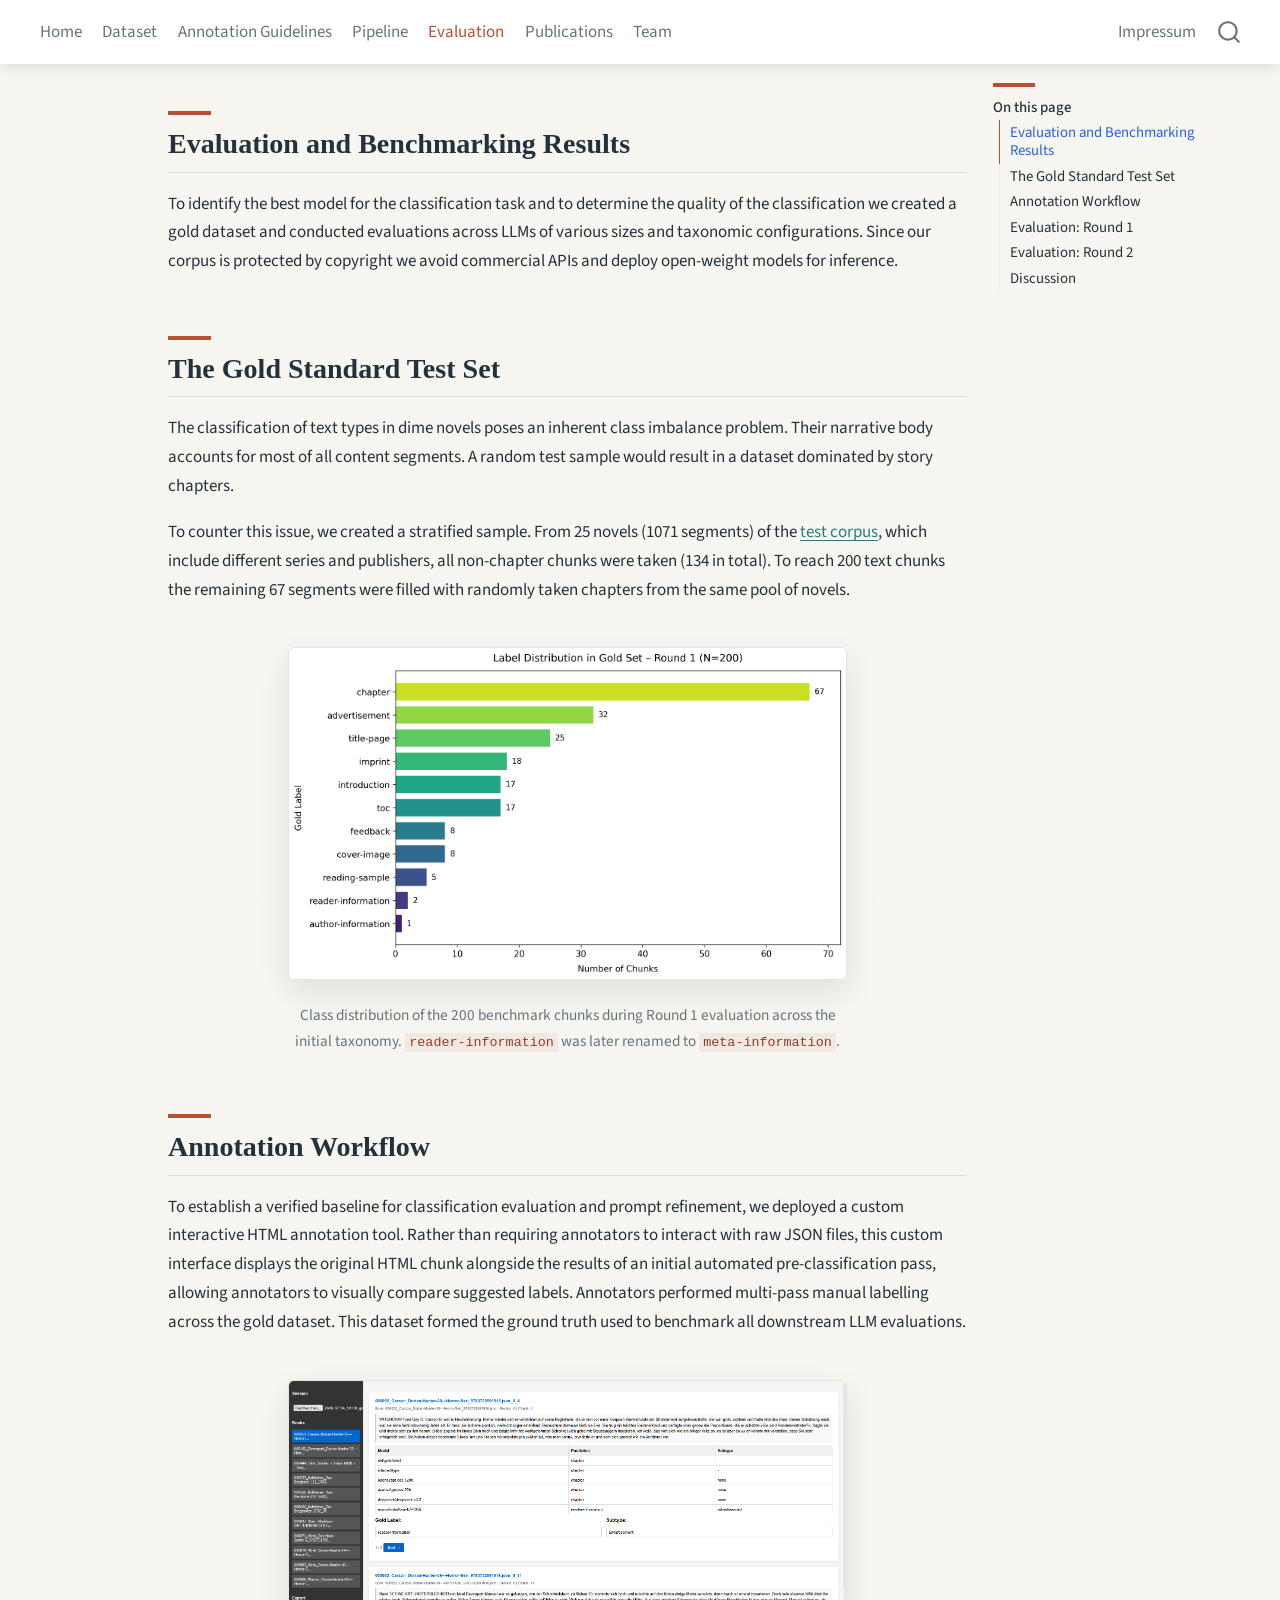
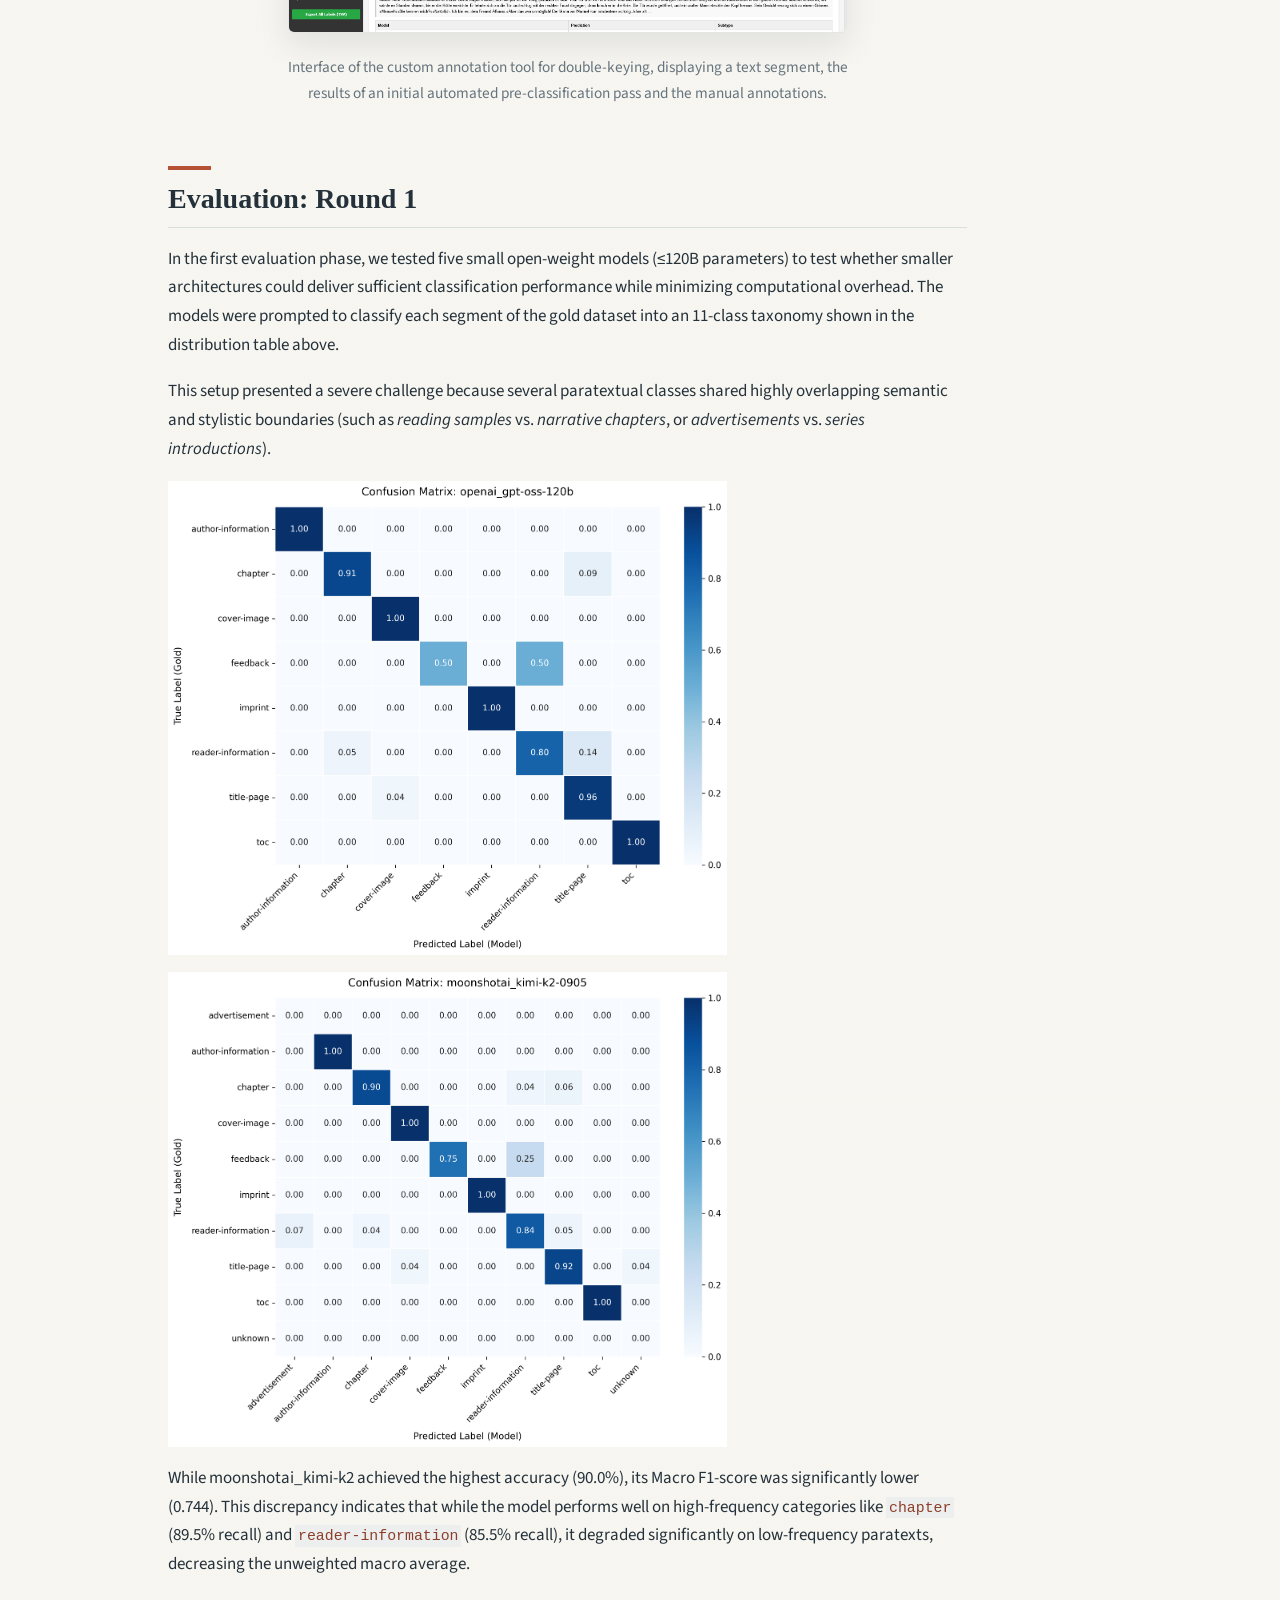
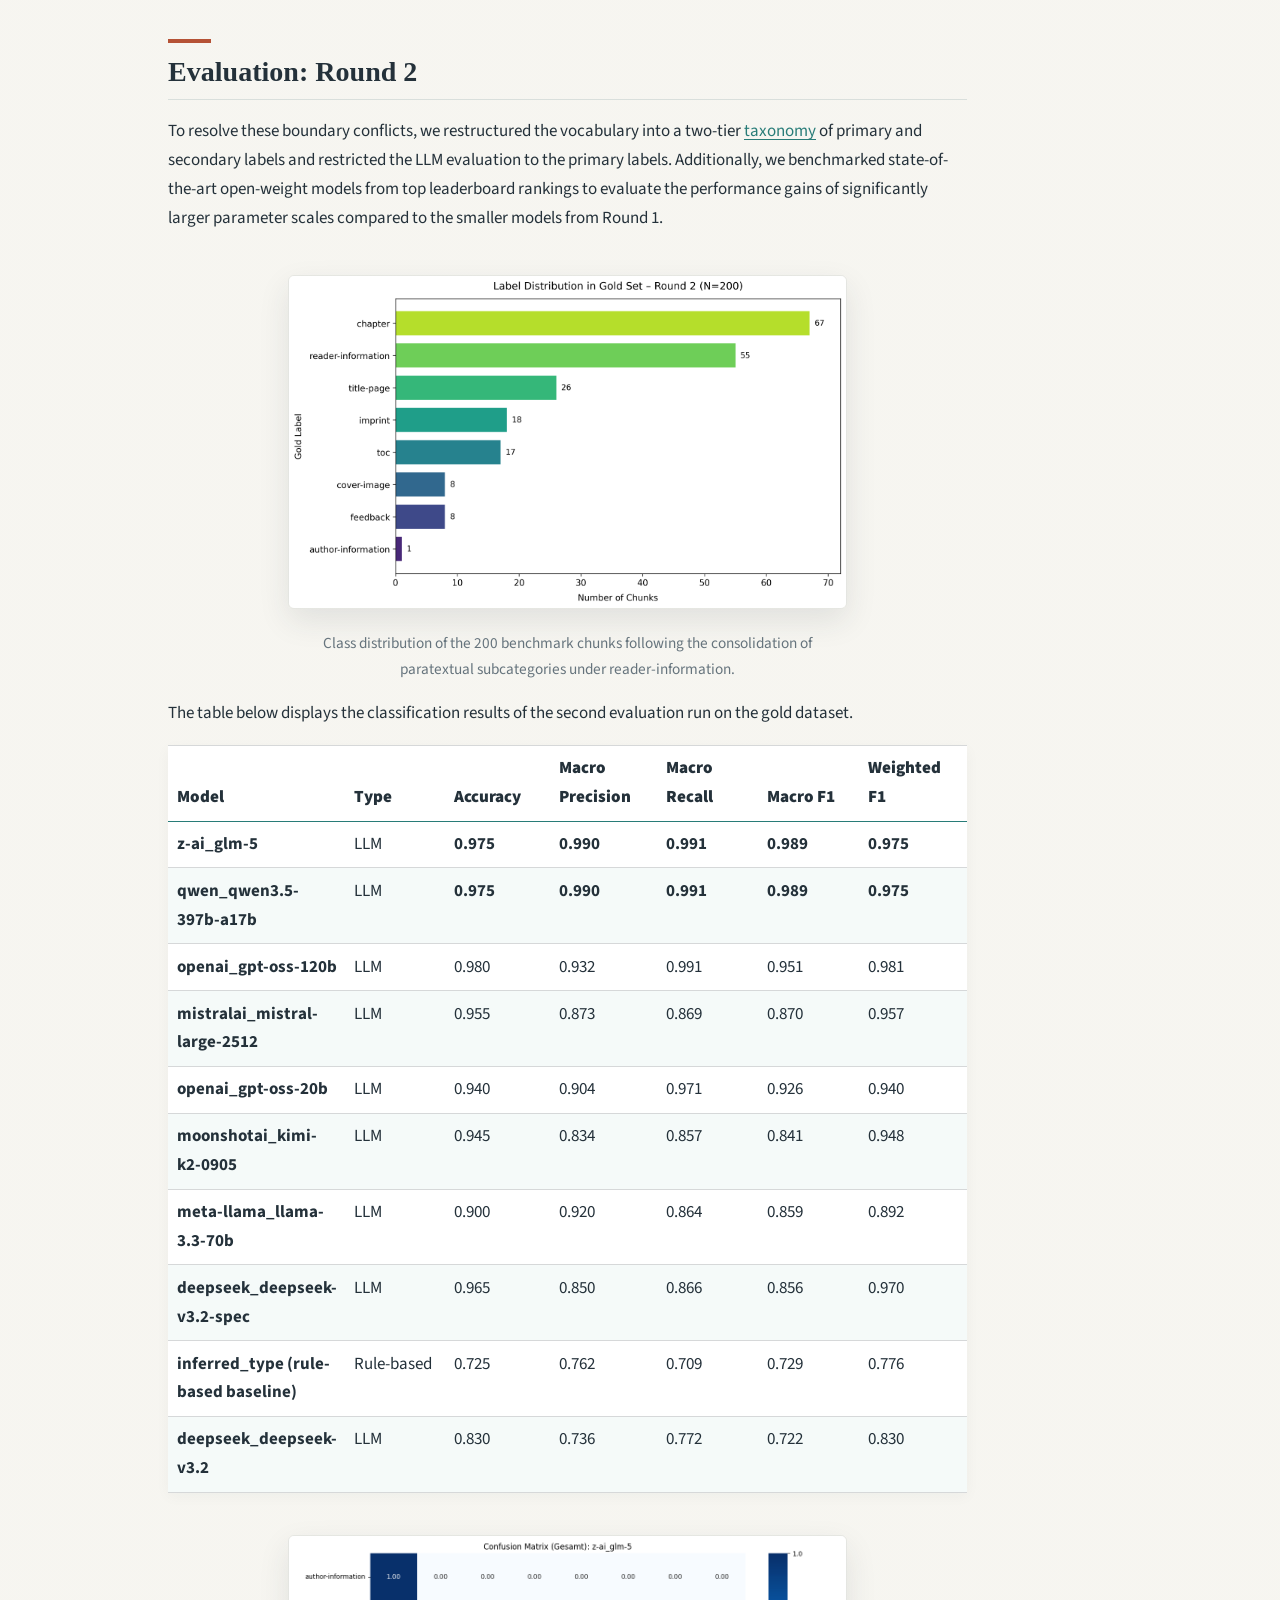
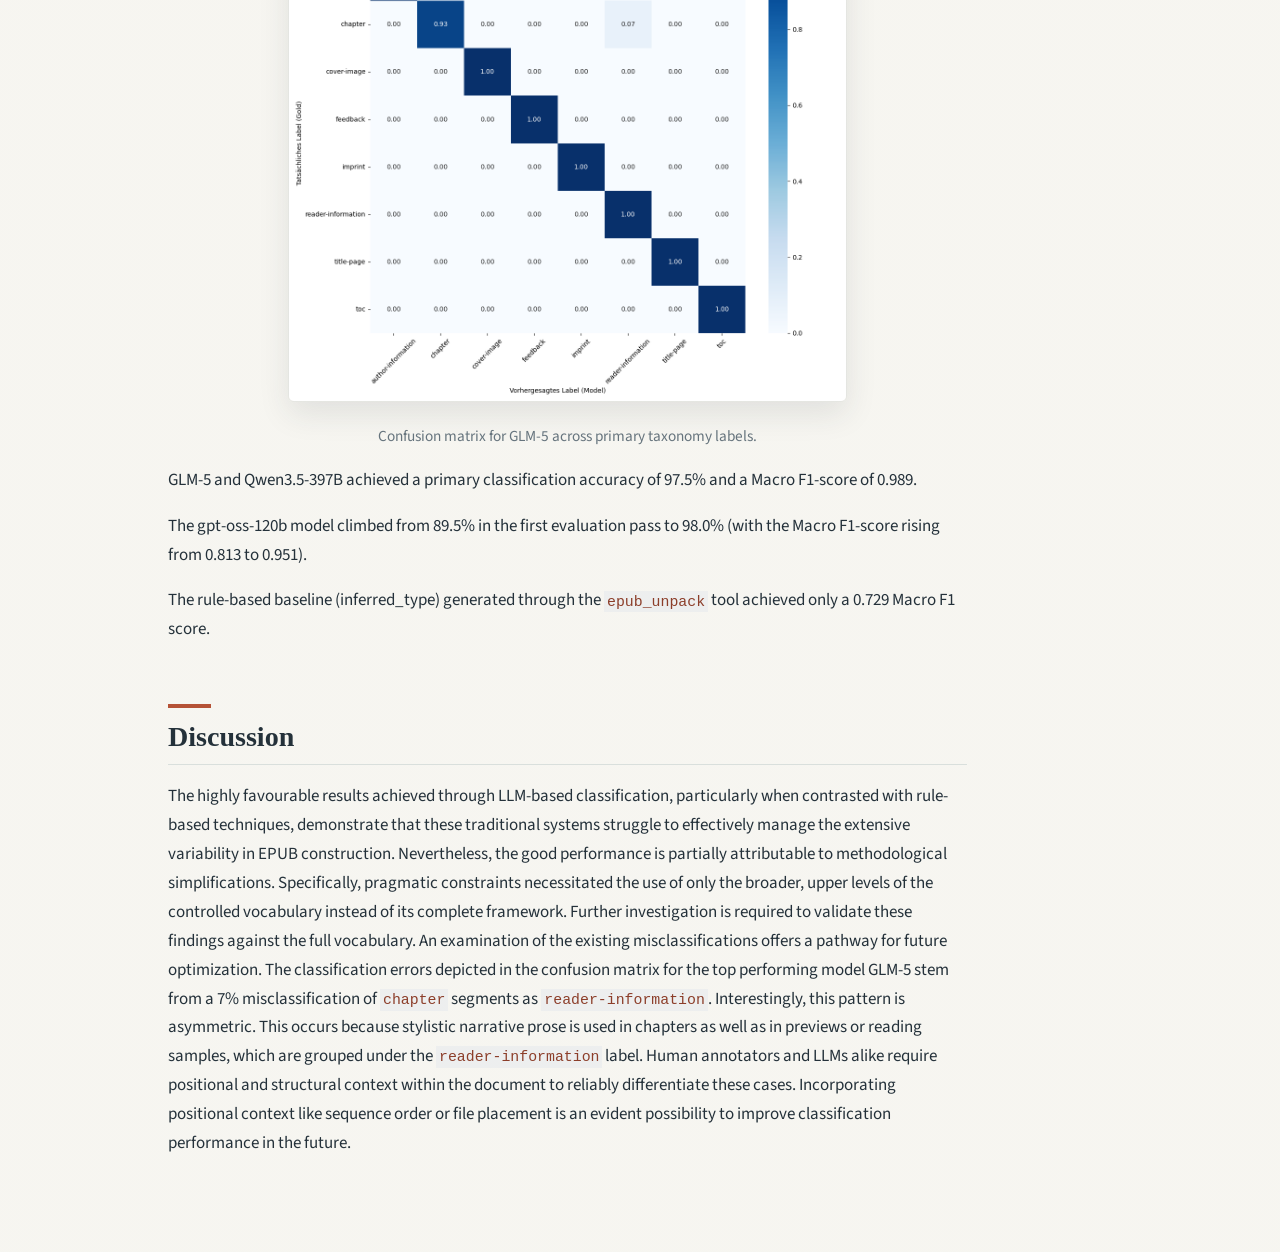
<file: docs/evaluation.html>
<!DOCTYPE html>
<html xmlns="http://www.w3.org/1999/xhtml" lang="en" xml:lang="en"><head>

<meta charset="utf-8">
<meta name="generator" content="quarto-1.10.18">

<meta name="viewport" content="width=device-width, initial-scale=1.0, user-scalable=yes">


<title>evaluation</title>
<style>
/* Default styles provided by pandoc.
** See https://pandoc.org/MANUAL.html#variables-for-html for config info.
*/
span.smallcaps{font-variant: small-caps;}
div.columns{display: flex; gap: 1.5em;}
div.column{flex: auto;}
@media screen {
div.columns{gap: min(4vw, 1.5em);}
div.column{overflow-x: auto;}
}
div.hanging-indent{margin-left: 1.5em; text-indent: -1.5em;}
ul.task-list{list-style: none;}
ul.task-list li input[type="checkbox"] {
  width: 0.8em;
  margin: 0 0.8em 0.2em -1em; /* quarto-specific, see https://github.com/quarto-dev/quarto-cli/issues/4556 */ 
  vertical-align: middle;
}
</style>


<script src="site_libs/quarto-nav/quarto-nav.js"></script>
<script src="site_libs/quarto-nav/headroom.min.js"></script>
<script src="site_libs/clipboard/clipboard.min.js"></script>
<script src="site_libs/quarto-search/autocomplete.umd.js"></script>
<script src="site_libs/quarto-search/fuse.min.js"></script>
<script src="site_libs/quarto-search/quarto-search.js"></script>
<meta name="quarto:offset" content="./">
<script src="site_libs/quarto-html/quarto.js" type="module"></script>
<script src="site_libs/quarto-html/tabsets/tabsets.js" type="module"></script>
<script src="site_libs/quarto-html/popper.min.js"></script>
<script src="site_libs/quarto-html/tippy.umd.min.js"></script>
<script src="site_libs/quarto-html/anchor.min.js"></script>
<link href="site_libs/quarto-html/tippy.css" rel="stylesheet">
<link href="site_libs/quarto-html/quarto-syntax-highlighting-64a204ab8560d761af7679ceaba22944.css" rel="stylesheet" id="quarto-text-highlighting-styles">
<script src="site_libs/bootstrap/bootstrap.min.js"></script>
<link href="site_libs/bootstrap/bootstrap-icons.css" rel="stylesheet">
<link href="site_libs/bootstrap/bootstrap-172ba59bd5e0b52282274ba0c0cc16fc.min.css" rel="stylesheet" append-hash="true" id="quarto-bootstrap" data-mode="light">
<script src="site_libs/quarto-contrib/glightbox/glightbox.min.js"></script>
<link href="site_libs/quarto-contrib/glightbox/glightbox.min.css" rel="stylesheet">
<link href="site_libs/quarto-contrib/glightbox/lightbox.css" rel="stylesheet">
<script id="quarto-search-options" type="application/json">{
  "location": "navbar",
  "copy-button": false,
  "collapse-after": 3,
  "panel-placement": "end",
  "type": "overlay",
  "limit": 50,
  "keyboard-shortcut": [
    "f",
    "/",
    "s"
  ],
  "show-item-context": false,
  "language": {
    "search-no-results-text": "No results",
    "search-matching-documents-text": "matching documents",
    "search-copy-link-title": "Copy link to search",
    "search-hide-matches-text": "Hide additional matches",
    "search-more-match-text": "more match in this document",
    "search-more-matches-text": "more matches in this document",
    "search-clear-button-title": "Clear",
    "search-text-placeholder": "",
    "search-detached-cancel-button-title": "Cancel",
    "search-submit-button-title": "Submit",
    "search-label": "Search"
  }
}</script>


<link rel="stylesheet" href="styles.css">
</head>

<body class="nav-fixed quarto-light">

<div id="quarto-search-results"></div>
  <header id="quarto-header" class="headroom fixed-top">
    <nav class="navbar navbar-expand-lg " data-bs-theme="dark">
      <div class="navbar-container container-fluid">
            <div id="quarto-search" class="" title="Search"></div>
          <button class="navbar-toggler" type="button" data-bs-toggle="collapse" data-bs-target="#navbarCollapse" aria-controls="navbarCollapse" role="menu" aria-expanded="false" aria-label="Toggle navigation" onclick="if (window.quartoToggleHeadroom) { window.quartoToggleHeadroom(); }">
  <span class="navbar-toggler-icon"></span>
</button>
          <div class="collapse navbar-collapse" id="navbarCollapse">
            <ul class="navbar-nav navbar-nav-scroll me-auto">
  <li class="nav-item">
    <a class="nav-link" href="./index.html"> 
<span class="menu-text">Home</span></a>
  </li>  
  <li class="nav-item">
    <a class="nav-link" href="./dataset.html"> 
<span class="menu-text">Dataset</span></a>
  </li>  
  <li class="nav-item">
    <a class="nav-link" href="./guidelines.html"> 
<span class="menu-text">Annotation Guidelines</span></a>
  </li>  
  <li class="nav-item">
    <a class="nav-link" href="./pipeline.html"> 
<span class="menu-text">Pipeline</span></a>
  </li>  
  <li class="nav-item">
    <a class="nav-link active" href="./evaluation.html" aria-current="page"> 
<span class="menu-text">Evaluation</span></a>
  </li>  
  <li class="nav-item">
    <a class="nav-link" href="./publications.pdf"> 
<span class="menu-text">Publications</span></a>
  </li>  
  <li class="nav-item">
    <a class="nav-link" href="./team.html"> 
<span class="menu-text">Team</span></a>
  </li>  
</ul>
            <ul class="navbar-nav navbar-nav-scroll ms-auto">
  <li class="nav-item">
    <a class="nav-link" href="./impressum.html"> 
<span class="menu-text">Impressum</span></a>
  </li>  
</ul>
          </div> <!-- /navcollapse -->
            <div class="quarto-navbar-tools">
</div>
      </div> <!-- /container-fluid -->
    </nav>
</header>
<!-- content -->
<div id="quarto-content" class="quarto-container page-columns page-rows-contents page-layout-article page-navbar">
<!-- sidebar -->
<!-- margin-sidebar -->
    <div id="quarto-margin-sidebar" class="sidebar margin-sidebar">
        <nav id="TOC" role="doc-toc" class="toc-active">
    <h2 id="toc-title">On this page</h2>
   
  <ul>
  <li><a href="#evaluation-and-benchmarking-results" id="toc-evaluation-and-benchmarking-results" class="nav-link active" data-scroll-target="#evaluation-and-benchmarking-results">Evaluation and Benchmarking Results</a></li>
  <li><a href="#the-gold-standard-test-set" id="toc-the-gold-standard-test-set" class="nav-link" data-scroll-target="#the-gold-standard-test-set">The Gold Standard Test Set</a></li>
  <li><a href="#annotation-workflow" id="toc-annotation-workflow" class="nav-link" data-scroll-target="#annotation-workflow">Annotation Workflow</a></li>
  <li><a href="#evaluation-round-1" id="toc-evaluation-round-1" class="nav-link" data-scroll-target="#evaluation-round-1">Evaluation: Round 1</a></li>
  <li><a href="#evaluation-round-2" id="toc-evaluation-round-2" class="nav-link" data-scroll-target="#evaluation-round-2">Evaluation: Round 2</a></li>
  <li><a href="#discussion" id="toc-discussion" class="nav-link" data-scroll-target="#discussion">Discussion</a></li>
  </ul>
</nav>
    </div>
<!-- main -->
<main class="content" id="quarto-document-content"><header id="title-block-header" class="quarto-title-block"></header>




<section id="evaluation-and-benchmarking-results" class="level2">
<h2 class="anchored" data-anchor-id="evaluation-and-benchmarking-results">Evaluation and Benchmarking Results</h2>
<p>To identify the best model for the classification task and to determine the quality of the classification we created a gold dataset and conducted evaluations across LLMs of various sizes and taxonomic configurations. Since our corpus is protected by copyright we avoid commercial APIs and deploy open-weight models for inference.</p>
</section>
<section id="the-gold-standard-test-set" class="level2">
<h2 class="anchored" data-anchor-id="the-gold-standard-test-set">The Gold Standard Test Set</h2>
<p>The classification of text types in dime novels poses an inherent class imbalance problem. Their narrative body accounts for most of all content segments. A random test sample would result in a dataset dominated by story chapters.</p>
<p>To counter this issue, we created a stratified sample. From 25 novels (1071 segments) of the <a href="./dataset.html">test corpus</a>, which include different series and publishers, all non-chapter chunks were taken (134 in total). To reach 200 text chunks the remaining 67 segments were filled with randomly taken chapters from the same pool of novels.</p>
<div class="quarto-figure quarto-figure-center">
<figure class="figure">
<p><a href="images/gold_set_distribution_round1.png" class="lightbox" data-gallery="quarto-lightbox-gallery-1" title="Class distribution of the 200 benchmark chunks during Round 1 evaluation across the initial taxonomy. reader-information was later renamed to meta-information."><img src="images/gold_set_distribution_round1.png" class="img-fluid figure-img" style="width:70.0%" alt="Class distribution of the 200 benchmark chunks during Round 1 evaluation across the initial taxonomy. reader-information was later renamed to meta-information."></a></p>
<figcaption>Class distribution of the 200 benchmark chunks during Round 1 evaluation across the initial taxonomy. <code>reader-information</code> was later renamed to <code>meta-information</code>.</figcaption>
</figure>
</div>
</section>
<section id="annotation-workflow" class="level2">
<h2 class="anchored" data-anchor-id="annotation-workflow">Annotation Workflow</h2>
<p>To establish a verified baseline for classification evaluation and prompt refinement, we deployed a custom interactive HTML annotation tool. Rather than requiring annotators to interact with raw JSON files, this custom interface displays the original HTML chunk alongside the results of an initial automated pre-classification pass, allowing annotators to visually compare suggested labels. Annotators performed multi-pass manual labelling across the gold dataset. This dataset formed the ground truth used to benchmark all downstream LLM evaluations.</p>
<div class="quarto-figure quarto-figure-center">
<figure class="figure">
<p><a href="images/annotation_tool.png" class="lightbox" data-gallery="quarto-lightbox-gallery-2" title="Interface of the custom annotation tool for double-keying, displaying a text segment, the results of an initial automated pre-classification pass and the manual annotations."><img src="images/annotation_tool.png" class="img-fluid figure-img" style="width:70.0%" alt="Interface of the custom annotation tool for double-keying, displaying a text segment, the results of an initial automated pre-classification pass and the manual annotations."></a></p>
<figcaption>Interface of the custom annotation tool for double-keying, displaying a text segment, the results of an initial automated pre-classification pass and the manual annotations.</figcaption>
</figure>
</div>
</section>
<section id="evaluation-round-1" class="level2">
<h2 class="anchored" data-anchor-id="evaluation-round-1">Evaluation: Round 1</h2>
<p>In the first evaluation phase, we tested five small open-weight models (≤120B parameters) to test whether smaller architectures could deliver sufficient classification performance while minimizing computational overhead. The models were prompted to classify each segment of the gold dataset into an 11-class taxonomy shown in the distribution table above.</p>
<p>This setup presented a severe challenge because several paratextual classes shared highly overlapping semantic and stylistic boundaries (such as <em>reading samples</em> vs.&nbsp;<em>narrative chapters</em>, or <em>advertisements</em> vs.&nbsp;<em>series introductions</em>).</p>
<p><a href="images/cm_gpt_oss_120b_round1_normalized.png" class="lightbox" data-gallery="quarto-lightbox-gallery-3"><img src="images/cm_gpt_oss_120b_round1_normalized.png" class="img-fluid" style="width:70.0%"></a></p>
<p><a href="images/cm_kimi_k2_round1_normalized.png" class="lightbox" data-gallery="quarto-lightbox-gallery-4"><img src="images/cm_kimi_k2_round1_normalized.png" class="img-fluid" style="width:70.0%"></a></p>
<p>While moonshotai_kimi-k2 achieved the highest accuracy (90.0%), its Macro F1-score was significantly lower (0.744). This discrepancy indicates that while the model performs well on high-frequency categories like <code>chapter</code> (89.5% recall) and <code>reader-information</code> (85.5% recall), it degraded significantly on low-frequency paratexts, decreasing the unweighted macro average.</p>
</section>
<section id="evaluation-round-2" class="level2">
<h2 class="anchored" data-anchor-id="evaluation-round-2">Evaluation: Round 2</h2>
<p>To resolve these boundary conflicts, we restructured the vocabulary into a two-tier <a href="./guidelines.html#label-taxonomy">taxonomy</a> of primary and secondary labels and restricted the LLM evaluation to the primary labels. Additionally, we benchmarked state-of-the-art open-weight models from top leaderboard rankings to evaluate the performance gains of significantly larger parameter scales compared to the smaller models from Round 1.</p>
<div class="quarto-figure quarto-figure-center">
<figure class="figure">
<p><a href="images/gold_set_distribution_round2.png" class="lightbox" data-gallery="quarto-lightbox-gallery-5" title="Class distribution of the 200 benchmark chunks following the consolidation of paratextual subcategories under reader-information."><img src="images/gold_set_distribution_round2.png" class="img-fluid figure-img" style="width:70.0%" alt="Class distribution of the 200 benchmark chunks following the consolidation of paratextual subcategories under reader-information."></a></p>
<figcaption>Class distribution of the 200 benchmark chunks following the consolidation of paratextual subcategories under reader-information.</figcaption>
</figure>
</div>
<p>The table below displays the classification results of the second evaluation run on the gold dataset.</p>
<table class="caption-top table">
<colgroup>
<col style="width: 14%">
<col style="width: 14%">
<col style="width: 14%">
<col style="width: 14%">
<col style="width: 14%">
<col style="width: 14%">
<col style="width: 14%">
</colgroup>
<thead>
<tr class="header">
<th><strong>Model</strong></th>
<th><strong>Type</strong></th>
<th><strong>Accuracy</strong></th>
<th><strong>Macro Precision</strong></th>
<th><strong>Macro Recall</strong></th>
<th><strong>Macro F1</strong></th>
<th><strong>Weighted F1</strong></th>
</tr>
</thead>
<tbody>
<tr class="odd">
<td><strong>z-ai_glm-5</strong></td>
<td>LLM</td>
<td><strong>0.975</strong></td>
<td><strong>0.990</strong></td>
<td><strong>0.991</strong></td>
<td><strong>0.989</strong></td>
<td><strong>0.975</strong></td>
</tr>
<tr class="even">
<td><strong>qwen_qwen3.5-397b-a17b</strong></td>
<td>LLM</td>
<td><strong>0.975</strong></td>
<td><strong>0.990</strong></td>
<td><strong>0.991</strong></td>
<td><strong>0.989</strong></td>
<td><strong>0.975</strong></td>
</tr>
<tr class="odd">
<td><strong>openai_gpt-oss-120b</strong></td>
<td>LLM</td>
<td>0.980</td>
<td>0.932</td>
<td>0.991</td>
<td>0.951</td>
<td>0.981</td>
</tr>
<tr class="even">
<td><strong>mistralai_mistral-large-2512</strong></td>
<td>LLM</td>
<td>0.955</td>
<td>0.873</td>
<td>0.869</td>
<td>0.870</td>
<td>0.957</td>
</tr>
<tr class="odd">
<td><strong>openai_gpt-oss-20b</strong></td>
<td>LLM</td>
<td>0.940</td>
<td>0.904</td>
<td>0.971</td>
<td>0.926</td>
<td>0.940</td>
</tr>
<tr class="even">
<td><strong>moonshotai_kimi-k2-0905</strong></td>
<td>LLM</td>
<td>0.945</td>
<td>0.834</td>
<td>0.857</td>
<td>0.841</td>
<td>0.948</td>
</tr>
<tr class="odd">
<td><strong>meta-llama_llama-3.3-70b</strong></td>
<td>LLM</td>
<td>0.900</td>
<td>0.920</td>
<td>0.864</td>
<td>0.859</td>
<td>0.892</td>
</tr>
<tr class="even">
<td><strong>deepseek_deepseek-v3.2-spec</strong></td>
<td>LLM</td>
<td>0.965</td>
<td>0.850</td>
<td>0.866</td>
<td>0.856</td>
<td>0.970</td>
</tr>
<tr class="odd">
<td><strong>inferred_type (rule-based baseline)</strong></td>
<td>Rule-based</td>
<td>0.725</td>
<td>0.762</td>
<td>0.709</td>
<td>0.729</td>
<td>0.776</td>
</tr>
<tr class="even">
<td><strong>deepseek_deepseek-v3.2</strong></td>
<td>LLM</td>
<td>0.830</td>
<td>0.736</td>
<td>0.772</td>
<td>0.722</td>
<td>0.830</td>
</tr>
</tbody>
</table>
<div class="quarto-figure quarto-figure-center">
<figure class="figure">
<p><a href="images/cm_z-ai_glm-5.png" class="lightbox" data-gallery="quarto-lightbox-gallery-6" title="Confusion matrix for GLM-5 across primary taxonomy labels."><img src="images/cm_z-ai_glm-5.png" class="img-fluid figure-img" style="width:70.0%" alt="Confusion matrix for GLM-5 across primary taxonomy labels."></a></p>
<figcaption>Confusion matrix for GLM-5 across primary taxonomy labels.</figcaption>
</figure>
</div>
<p>GLM-5 and Qwen3.5-397B achieved a primary classification accuracy of 97.5% and a Macro F1-score of 0.989.</p>
<p>The gpt-oss-120b model climbed from 89.5% in the first evaluation pass to 98.0% (with the Macro F1-score rising from 0.813 to 0.951).</p>
<p>The rule-based baseline (inferred_type) generated through the <code>epub_unpack</code> tool achieved only a 0.729 Macro F1 score.</p>
</section>
<section id="discussion" class="level2">
<h2 class="anchored" data-anchor-id="discussion">Discussion</h2>
<p>The highly favourable results achieved through LLM-based classification, particularly when contrasted with rule-based techniques, demonstrate that these traditional systems struggle to effectively manage the extensive variability in EPUB construction. Nevertheless, the good performance is partially attributable to methodological simplifications. Specifically, pragmatic constraints necessitated the use of only the broader, upper levels of the controlled vocabulary instead of its complete framework. Further investigation is required to validate these findings against the full vocabulary. An examination of the existing misclassifications offers a pathway for future optimization. The classification errors depicted in the confusion matrix for the top performing model GLM-5 stem from a 7% misclassification of <code>chapter</code> segments as <code>reader-information</code>. Interestingly, this pattern is asymmetric. This occurs because stylistic narrative prose is used in chapters as well as in previews or reading samples, which are grouped under the <code>reader-information</code> label. Human annotators and LLMs alike require positional and structural context within the document to reliably differentiate these cases. Incorporating positional context like sequence order or file placement is an evident possibility to improve classification performance in the future.</p>


</section>

</main> <!-- /main -->
<script src="lightbox-history.js"></script>
<script id="quarto-html-after-body" type="application/javascript">
  window.document.addEventListener("DOMContentLoaded", function (event) {
    const icon = "";
    const anchorJS = new window.AnchorJS();
    anchorJS.options = {
      placement: 'right',
      icon: icon
    };
    anchorJS.add('.anchored');
    const isCodeAnnotation = (el) => {
      for (const clz of el.classList) {
        if (clz.startsWith('code-annotation-')) {                     
          return true;
        }
      }
      return false;
    }
    const onCopySuccess = function(e) {
      // button target
      const button = e.trigger;
      // don't keep focus
      button.blur();
      // flash "checked"
      button.classList.add('code-copy-button-checked');
      var currentTitle = button.getAttribute("title");
      button.setAttribute("title", "Copied!");
      let tooltip;
      if (window.bootstrap) {
        button.setAttribute("data-bs-toggle", "tooltip");
        button.setAttribute("data-bs-placement", "left");
        button.setAttribute("data-bs-title", "Copied!");
        tooltip = new bootstrap.Tooltip(button, 
          { trigger: "manual", 
            customClass: "code-copy-button-tooltip",
            offset: [0, -8]});
        tooltip.show();    
      }
      setTimeout(function() {
        if (tooltip) {
          tooltip.hide();
          button.removeAttribute("data-bs-title");
          button.removeAttribute("data-bs-toggle");
          button.removeAttribute("data-bs-placement");
        }
        button.setAttribute("title", currentTitle);
        button.classList.remove('code-copy-button-checked');
      }, 1000);
      // clear code selection
      e.clearSelection();
    }
    const getTextToCopy = function(trigger) {
      const outerScaffold = trigger.parentElement.cloneNode(true);
      const codeEl = outerScaffold.querySelector('code');
      for (const childEl of codeEl.children) {
        if (isCodeAnnotation(childEl)) {
          childEl.remove();
        }
      }
      return codeEl.innerText;
    }
    const clipboard = new window.ClipboardJS('.code-copy-button:not([data-in-quarto-modal])', {
      text: getTextToCopy
    });
    clipboard.on('success', onCopySuccess);
    if (window.document.getElementById('quarto-embedded-source-code-modal')) {
      const clipboardModal = new window.ClipboardJS('.code-copy-button[data-in-quarto-modal]', {
        text: getTextToCopy,
        container: window.document.getElementById('quarto-embedded-source-code-modal')
      });
      clipboardModal.on('success', onCopySuccess);
    }
      var localhostRegex = new RegExp(/^(?:http|https):\/\/localhost\:?[0-9]*\//);
      var mailtoRegex = new RegExp(/^mailto:/);
        var filterRegex = new RegExp('/' + window.location.host + '/');
      var isInternal = (href) => {
          return filterRegex.test(href) || localhostRegex.test(href) || mailtoRegex.test(href);
      }
      // Inspect non-navigation links and adorn them if external
     var links = window.document.querySelectorAll('a[href]:not(.nav-link):not(.navbar-brand):not(.toc-action):not(.sidebar-link):not(.sidebar-item-toggle):not(.pagination-link):not(.no-external):not([aria-hidden]):not(.dropdown-item):not(.quarto-navigation-tool):not(.about-link)');
      for (var i=0; i<links.length; i++) {
        const link = links[i];
        if (!isInternal(link.href)) {
          // undo the damage that might have been done by quarto-nav.js in the case of
          // links that we want to consider external
          if (link.dataset.originalHref !== undefined) {
            link.href = link.dataset.originalHref;
          }
        }
      }
    function tippyHover(el, contentFn, onTriggerFn, onUntriggerFn) {
      const config = {
        allowHTML: true,
        maxWidth: 500,
        delay: 100,
        arrow: false,
        appendTo: function(el) {
            return el.parentElement;
        },
        interactive: true,
        interactiveBorder: 10,
        theme: 'quarto',
        placement: 'bottom-start',
      };
      if (contentFn) {
        config.content = contentFn;
      }
      if (onTriggerFn) {
        config.onTrigger = onTriggerFn;
      }
      if (onUntriggerFn) {
        config.onUntrigger = onUntriggerFn;
      }
      window.tippy(el, config); 
    }
    const noterefs = window.document.querySelectorAll('a[role="doc-noteref"]');
    for (var i=0; i<noterefs.length; i++) {
      const ref = noterefs[i];
      tippyHover(ref, function() {
        // use id or data attribute instead here
        let href = ref.getAttribute('data-footnote-href') || ref.getAttribute('href');
        try { href = new URL(href).hash; } catch {}
        const id = href.replace(/^#\/?/, "");
        const note = window.document.getElementById(id);
        if (note) {
          return note.innerHTML;
        } else {
          return "";
        }
      });
    }
    const xrefs = window.document.querySelectorAll('a.quarto-xref');
    const processXRef = (id, note) => {
      // Strip column container classes
      const stripColumnClz = (el) => {
        el.classList.remove("page-full", "page-columns");
        if (el.children) {
          for (const child of el.children) {
            stripColumnClz(child);
          }
        }
      }
      stripColumnClz(note)
      if (id === null || id.startsWith('sec-')) {
        // Special case sections, only their first couple elements
        const container = document.createElement("div");
        if (note.children && note.children.length > 2) {
          container.appendChild(note.children[0].cloneNode(true));
          for (let i = 1; i < note.children.length; i++) {
            const child = note.children[i];
            if (child.tagName === "P" && child.innerText === "") {
              continue;
            } else {
              container.appendChild(child.cloneNode(true));
              break;
            }
          }
          if (window.Quarto?.typesetMath) {
            window.Quarto.typesetMath(container);
          }
          return container.innerHTML
        } else {
          if (window.Quarto?.typesetMath) {
            window.Quarto.typesetMath(note);
          }
          return note.innerHTML;
        }
      } else {
        // Remove any anchor links if they are present
        const anchorLink = note.querySelector('a.anchorjs-link');
        if (anchorLink) {
          anchorLink.remove();
        }
        if (window.Quarto?.typesetMath) {
          window.Quarto.typesetMath(note);
        }
        if (note.classList.contains("callout")) {
          return note.outerHTML;
        } else {
          return note.innerHTML;
        }
      }
    }
    for (var i=0; i<xrefs.length; i++) {
      const xref = xrefs[i];
      tippyHover(xref, undefined, function(instance) {
        instance.disable();
        let url = xref.getAttribute('href');
        let hash = undefined; 
        if (url.startsWith('#')) {
          hash = url;
        } else {
          try { hash = new URL(url).hash; } catch {}
        }
        if (hash) {
          const id = hash.replace(/^#\/?/, "");
          const note = window.document.getElementById(id);
          if (note !== null) {
            try {
              const html = processXRef(id, note.cloneNode(true));
              instance.setContent(html);
            } finally {
              instance.enable();
              instance.show();
            }
          } else {
            // See if we can fetch this
            fetch(url.split('#')[0])
            .then(res => res.text())
            .then(html => {
              const parser = new DOMParser();
              const htmlDoc = parser.parseFromString(html, "text/html");
              const note = htmlDoc.getElementById(id);
              if (note !== null) {
                const html = processXRef(id, note);
                instance.setContent(html);
              } 
            }).finally(() => {
              instance.enable();
              instance.show();
            });
          }
        } else {
          // See if we can fetch a full url (with no hash to target)
          // This is a special case and we should probably do some content thinning / targeting
          fetch(url)
          .then(res => res.text())
          .then(html => {
            const parser = new DOMParser();
            const htmlDoc = parser.parseFromString(html, "text/html");
            const note = htmlDoc.querySelector('main.content');
            if (note !== null) {
              // This should only happen for chapter cross references
              // (since there is no id in the URL)
              // remove the first header
              if (note.children.length > 0 && note.children[0].tagName === "HEADER") {
                note.children[0].remove();
              }
              const html = processXRef(null, note);
              instance.setContent(html);
            } 
          }).finally(() => {
            instance.enable();
            instance.show();
          });
        }
      }, function(instance) {
      });
    }
        let selectedAnnoteEl;
        const selectorForAnnotation = ( cell, annotation) => {
          let cellAttr = 'data-code-cell="' + cell + '"';
          let lineAttr = 'data-code-annotation="' +  annotation + '"';
          const selector = 'span[' + cellAttr + '][' + lineAttr + ']';
          return selector;
        }
        const selectCodeLines = (annoteEl) => {
          const doc = window.document;
          const targetCell = annoteEl.getAttribute("data-target-cell");
          const targetAnnotation = annoteEl.getAttribute("data-target-annotation");
          const annoteSpan = window.document.querySelector(selectorForAnnotation(targetCell, targetAnnotation));
          const lines = annoteSpan.getAttribute("data-code-lines").split(",");
          const lineIds = lines.map((line) => {
            return targetCell + "-" + line;
          })
          let top = null;
          let height = null;
          let parent = null;
          if (lineIds.length > 0) {
              //compute the position of the single el (top and bottom and make a div)
              const el = window.document.getElementById(lineIds[0]);
              top = el.offsetTop;
              height = el.offsetHeight;
              parent = el.parentElement.parentElement;
            if (lineIds.length > 1) {
              const lastEl = window.document.getElementById(lineIds[lineIds.length - 1]);
              const bottom = lastEl.offsetTop + lastEl.offsetHeight;
              height = bottom - top;
            }
            if (top !== null && height !== null && parent !== null) {
              // cook up a div (if necessary) and position it 
              let div = window.document.getElementById("code-annotation-line-highlight");
              if (div === null) {
                div = window.document.createElement("div");
                div.setAttribute("id", "code-annotation-line-highlight");
                div.style.position = 'absolute';
                parent.appendChild(div);
              }
              div.style.top = top - 2 + "px";
              div.style.height = height + 4 + "px";
              div.style.left = 0;
              let gutterDiv = window.document.getElementById("code-annotation-line-highlight-gutter");
              if (gutterDiv === null) {
                gutterDiv = window.document.createElement("div");
                gutterDiv.setAttribute("id", "code-annotation-line-highlight-gutter");
                gutterDiv.style.position = 'absolute';
                const codeCell = window.document.getElementById(targetCell);
                const gutter = codeCell.querySelector('.code-annotation-gutter');
                gutter.appendChild(gutterDiv);
              }
              gutterDiv.style.top = top - 2 + "px";
              gutterDiv.style.height = height + 4 + "px";
            }
            selectedAnnoteEl = annoteEl;
          }
        };
        const unselectCodeLines = () => {
          const elementsIds = ["code-annotation-line-highlight", "code-annotation-line-highlight-gutter"];
          elementsIds.forEach((elId) => {
            const div = window.document.getElementById(elId);
            if (div) {
              div.remove();
            }
          });
          selectedAnnoteEl = undefined;
        };
          // Handle positioning of the toggle
      window.addEventListener(
        "resize",
        throttle(() => {
          elRect = undefined;
          if (selectedAnnoteEl) {
            selectCodeLines(selectedAnnoteEl);
          }
        }, 10)
      );
      function throttle(fn, ms) {
      let throttle = false;
      let timer;
        return (...args) => {
          if(!throttle) { // first call gets through
              fn.apply(this, args);
              throttle = true;
          } else { // all the others get throttled
              if(timer) clearTimeout(timer); // cancel #2
              timer = setTimeout(() => {
                fn.apply(this, args);
                timer = throttle = false;
              }, ms);
          }
        };
      }
        // Attach click handler to the DT
        const annoteDls = window.document.querySelectorAll('dt[data-target-cell]');
        for (const annoteDlNode of annoteDls) {
          annoteDlNode.addEventListener('click', (event) => {
            const clickedEl = event.target;
            if (clickedEl !== selectedAnnoteEl) {
              unselectCodeLines();
              const activeEl = window.document.querySelector('dt[data-target-cell].code-annotation-active');
              if (activeEl) {
                activeEl.classList.remove('code-annotation-active');
              }
              selectCodeLines(clickedEl);
              clickedEl.classList.add('code-annotation-active');
            } else {
              // Unselect the line
              unselectCodeLines();
              clickedEl.classList.remove('code-annotation-active');
            }
          });
        }
    const findCites = (el) => {
      const parentEl = el.parentElement;
      if (parentEl) {
        const cites = parentEl.dataset.cites;
        if (cites) {
          return {
            el,
            cites: cites.split(' ')
          };
        } else {
          return findCites(el.parentElement)
        }
      } else {
        return undefined;
      }
    };
    var bibliorefs = window.document.querySelectorAll('a[role="doc-biblioref"]');
    for (var i=0; i<bibliorefs.length; i++) {
      const ref = bibliorefs[i];
      const citeInfo = findCites(ref);
      if (citeInfo) {
        tippyHover(citeInfo.el, function() {
          var popup = window.document.createElement('div');
          citeInfo.cites.forEach(function(cite) {
            var citeDiv = window.document.createElement('div');
            citeDiv.classList.add('hanging-indent');
            citeDiv.classList.add('csl-entry');
            var biblioDiv = window.document.getElementById('ref-' + cite);
            if (biblioDiv) {
              citeDiv.innerHTML = biblioDiv.innerHTML;
            }
            popup.appendChild(citeDiv);
          });
          return popup.innerHTML;
        });
      }
    }
  });
  </script>
</div> <!-- /content -->
<script>var lightboxQuarto = GLightbox({"closeEffect":"zoom","descPosition":"bottom","loop":false,"openEffect":"zoom","selector":".lightbox"});
(function() {
  let previousOnload = window.onload;
  window.onload = () => {
    if (previousOnload) {
      previousOnload();
    }
    lightboxQuarto.on('slide_before_load', (data) => {
      const { slideIndex, slideNode, slideConfig, player, trigger } = data;
      const href = trigger.getAttribute('href');
      if (href !== null) {
        const imgEl = window.document.querySelector(`a[href="${href}"] img`);
        if (imgEl !== null) {
          const srcAttr = imgEl.getAttribute("src");
          if (srcAttr && srcAttr.startsWith("data:")) {
            slideConfig.href = srcAttr;
          }
        }
      } 
    });
  
    lightboxQuarto.on('slide_after_load', (data) => {
      const { slideIndex, slideNode, slideConfig, player, trigger } = data;
      if (window.Quarto?.typesetMath) {
        window.Quarto.typesetMath(slideNode);
      }
    });
  
  };
  
})();
          </script>




</body></html>
</file>
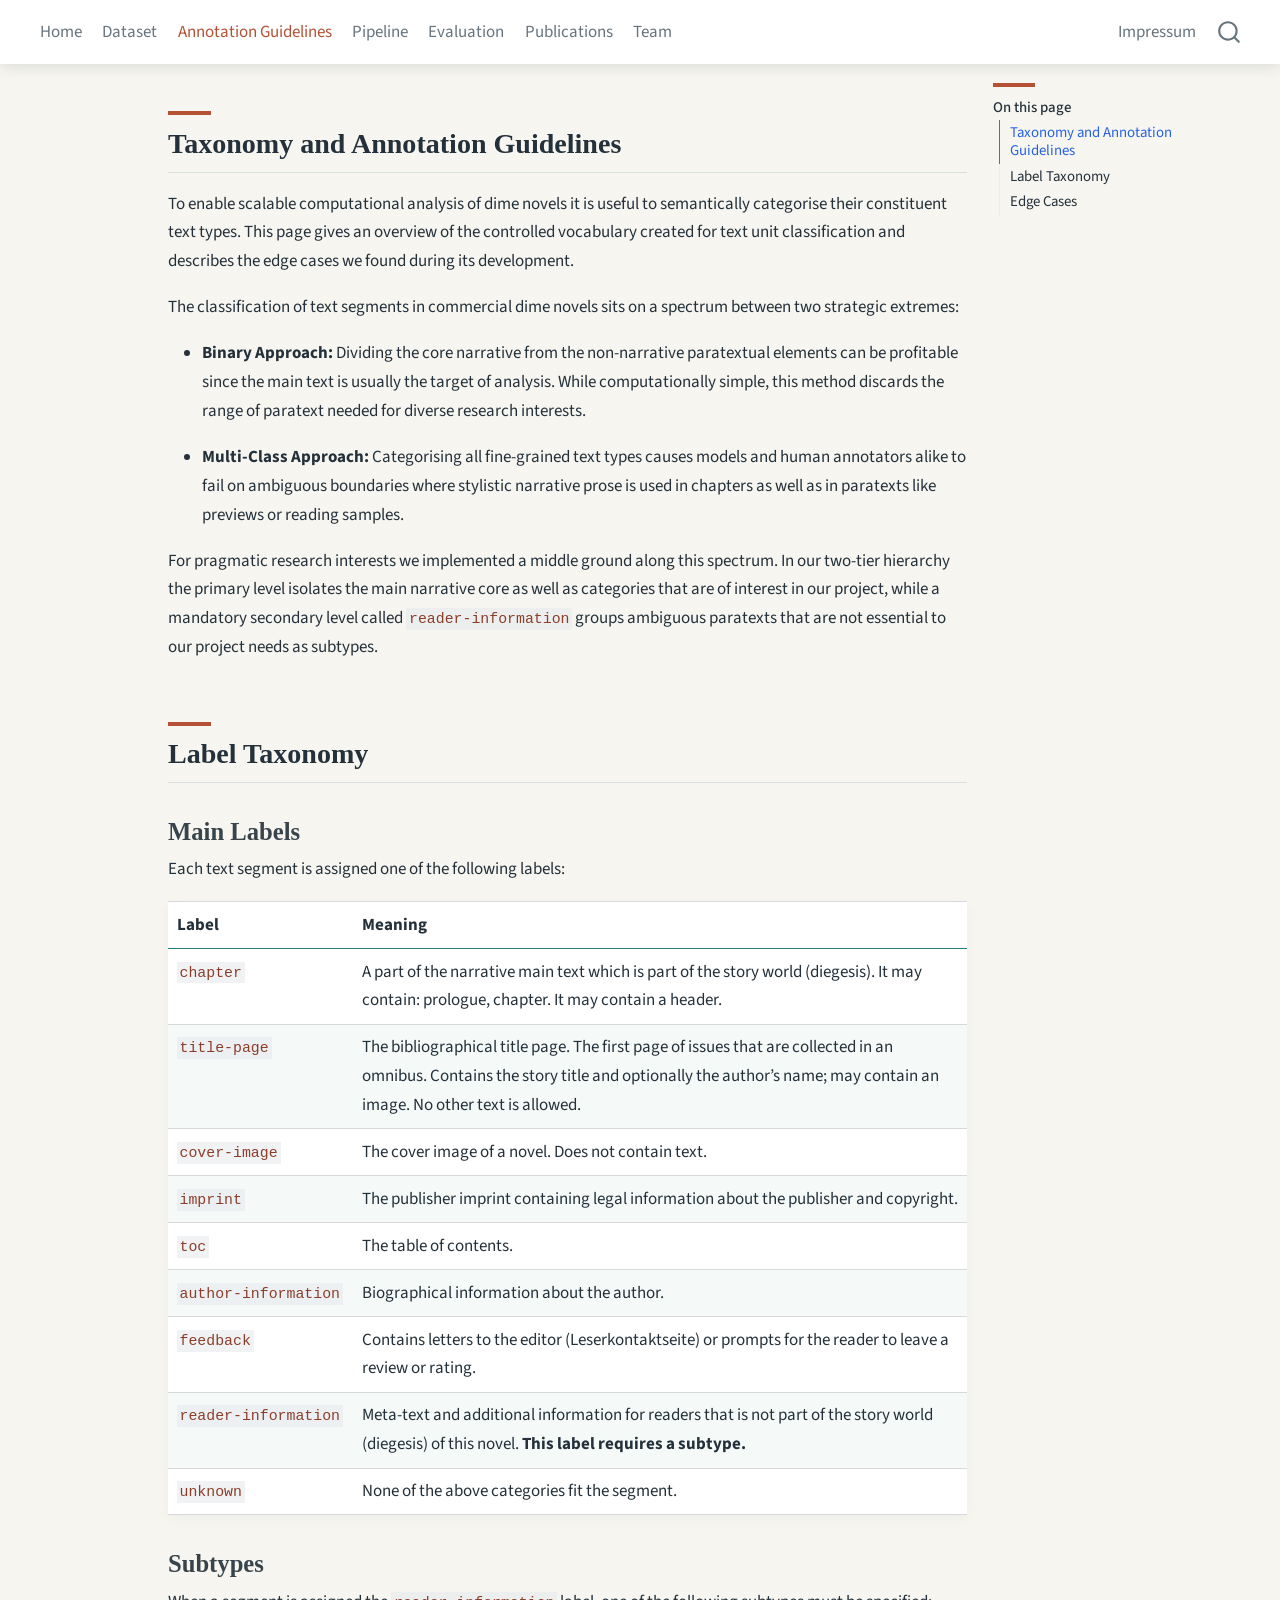
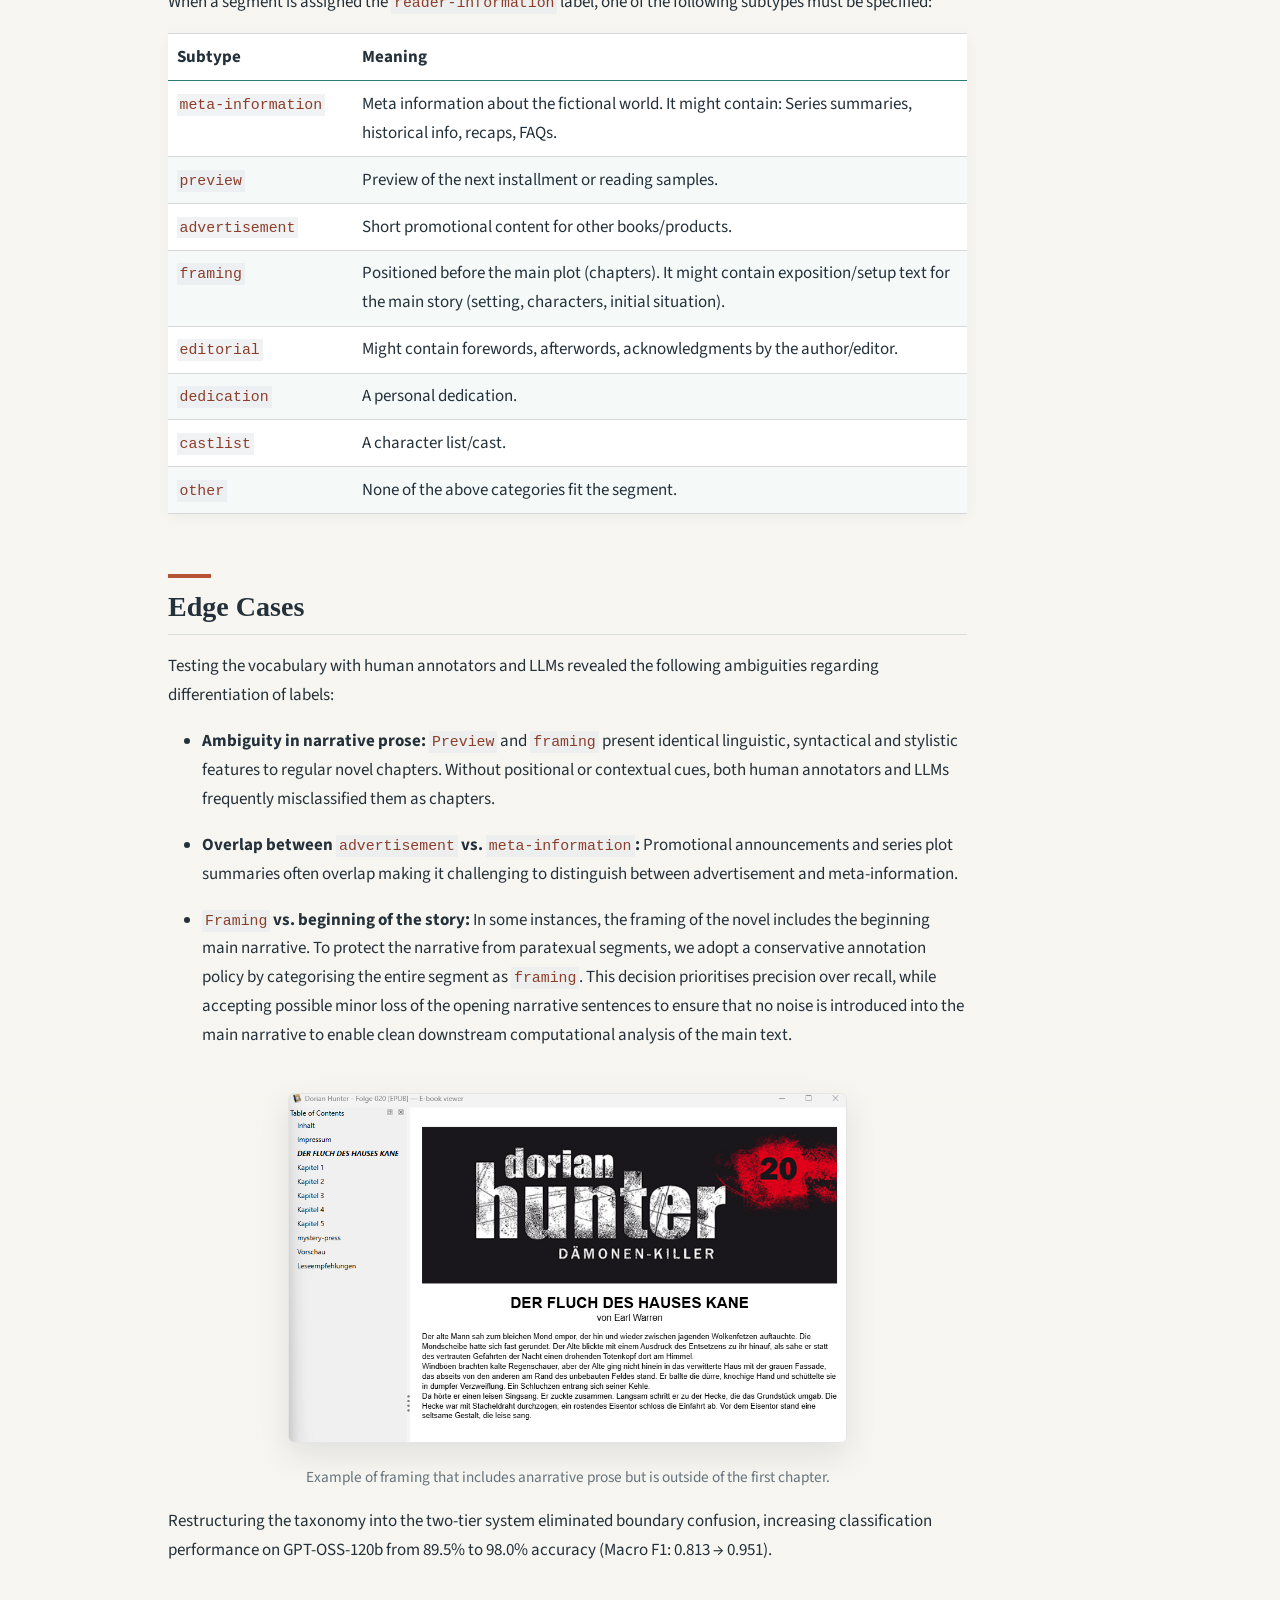
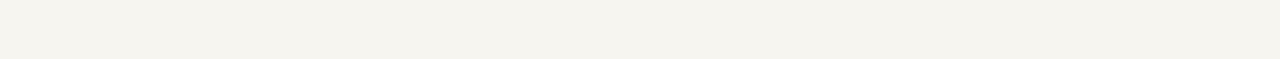
<file: docs/guidelines.html>
<!DOCTYPE html>
<html xmlns="http://www.w3.org/1999/xhtml" lang="en" xml:lang="en"><head>

<meta charset="utf-8">
<meta name="generator" content="quarto-1.10.18">

<meta name="viewport" content="width=device-width, initial-scale=1.0, user-scalable=yes">


<title>guidelines</title>
<style>
/* Default styles provided by pandoc.
** See https://pandoc.org/MANUAL.html#variables-for-html for config info.
*/
span.smallcaps{font-variant: small-caps;}
div.columns{display: flex; gap: 1.5em;}
div.column{flex: auto;}
@media screen {
div.columns{gap: min(4vw, 1.5em);}
div.column{overflow-x: auto;}
}
div.hanging-indent{margin-left: 1.5em; text-indent: -1.5em;}
ul.task-list{list-style: none;}
ul.task-list li input[type="checkbox"] {
  width: 0.8em;
  margin: 0 0.8em 0.2em -1em; /* quarto-specific, see https://github.com/quarto-dev/quarto-cli/issues/4556 */ 
  vertical-align: middle;
}
</style>


<script src="site_libs/quarto-nav/quarto-nav.js"></script>
<script src="site_libs/quarto-nav/headroom.min.js"></script>
<script src="site_libs/clipboard/clipboard.min.js"></script>
<script src="site_libs/quarto-search/autocomplete.umd.js"></script>
<script src="site_libs/quarto-search/fuse.min.js"></script>
<script src="site_libs/quarto-search/quarto-search.js"></script>
<meta name="quarto:offset" content="./">
<script src="site_libs/quarto-html/quarto.js" type="module"></script>
<script src="site_libs/quarto-html/tabsets/tabsets.js" type="module"></script>
<script src="site_libs/quarto-html/popper.min.js"></script>
<script src="site_libs/quarto-html/tippy.umd.min.js"></script>
<script src="site_libs/quarto-html/anchor.min.js"></script>
<link href="site_libs/quarto-html/tippy.css" rel="stylesheet">
<link href="site_libs/quarto-html/quarto-syntax-highlighting-64a204ab8560d761af7679ceaba22944.css" rel="stylesheet" id="quarto-text-highlighting-styles">
<script src="site_libs/bootstrap/bootstrap.min.js"></script>
<link href="site_libs/bootstrap/bootstrap-icons.css" rel="stylesheet">
<link href="site_libs/bootstrap/bootstrap-172ba59bd5e0b52282274ba0c0cc16fc.min.css" rel="stylesheet" append-hash="true" id="quarto-bootstrap" data-mode="light">
<script src="site_libs/quarto-contrib/glightbox/glightbox.min.js"></script>
<link href="site_libs/quarto-contrib/glightbox/glightbox.min.css" rel="stylesheet">
<link href="site_libs/quarto-contrib/glightbox/lightbox.css" rel="stylesheet">
<script id="quarto-search-options" type="application/json">{
  "location": "navbar",
  "copy-button": false,
  "collapse-after": 3,
  "panel-placement": "end",
  "type": "overlay",
  "limit": 50,
  "keyboard-shortcut": [
    "f",
    "/",
    "s"
  ],
  "show-item-context": false,
  "language": {
    "search-no-results-text": "No results",
    "search-matching-documents-text": "matching documents",
    "search-copy-link-title": "Copy link to search",
    "search-hide-matches-text": "Hide additional matches",
    "search-more-match-text": "more match in this document",
    "search-more-matches-text": "more matches in this document",
    "search-clear-button-title": "Clear",
    "search-text-placeholder": "",
    "search-detached-cancel-button-title": "Cancel",
    "search-submit-button-title": "Submit",
    "search-label": "Search"
  }
}</script>


<link rel="stylesheet" href="styles.css">
</head>

<body class="nav-fixed quarto-light">

<div id="quarto-search-results"></div>
  <header id="quarto-header" class="headroom fixed-top">
    <nav class="navbar navbar-expand-lg " data-bs-theme="dark">
      <div class="navbar-container container-fluid">
            <div id="quarto-search" class="" title="Search"></div>
          <button class="navbar-toggler" type="button" data-bs-toggle="collapse" data-bs-target="#navbarCollapse" aria-controls="navbarCollapse" role="menu" aria-expanded="false" aria-label="Toggle navigation" onclick="if (window.quartoToggleHeadroom) { window.quartoToggleHeadroom(); }">
  <span class="navbar-toggler-icon"></span>
</button>
          <div class="collapse navbar-collapse" id="navbarCollapse">
            <ul class="navbar-nav navbar-nav-scroll me-auto">
  <li class="nav-item">
    <a class="nav-link" href="./index.html"> 
<span class="menu-text">Home</span></a>
  </li>  
  <li class="nav-item">
    <a class="nav-link" href="./dataset.html"> 
<span class="menu-text">Dataset</span></a>
  </li>  
  <li class="nav-item">
    <a class="nav-link active" href="./guidelines.html" aria-current="page"> 
<span class="menu-text">Annotation Guidelines</span></a>
  </li>  
  <li class="nav-item">
    <a class="nav-link" href="./pipeline.html"> 
<span class="menu-text">Pipeline</span></a>
  </li>  
  <li class="nav-item">
    <a class="nav-link" href="./evaluation.html"> 
<span class="menu-text">Evaluation</span></a>
  </li>  
  <li class="nav-item">
    <a class="nav-link" href="./publications.pdf"> 
<span class="menu-text">Publications</span></a>
  </li>  
  <li class="nav-item">
    <a class="nav-link" href="./team.html"> 
<span class="menu-text">Team</span></a>
  </li>  
</ul>
            <ul class="navbar-nav navbar-nav-scroll ms-auto">
  <li class="nav-item">
    <a class="nav-link" href="./impressum.html"> 
<span class="menu-text">Impressum</span></a>
  </li>  
</ul>
          </div> <!-- /navcollapse -->
            <div class="quarto-navbar-tools">
</div>
      </div> <!-- /container-fluid -->
    </nav>
</header>
<!-- content -->
<div id="quarto-content" class="quarto-container page-columns page-rows-contents page-layout-article page-navbar">
<!-- sidebar -->
<!-- margin-sidebar -->
    <div id="quarto-margin-sidebar" class="sidebar margin-sidebar">
        <nav id="TOC" role="doc-toc" class="toc-active">
    <h2 id="toc-title">On this page</h2>
   
  <ul>
  <li><a href="#taxonomy-and-annotation-guidelines" id="toc-taxonomy-and-annotation-guidelines" class="nav-link active" data-scroll-target="#taxonomy-and-annotation-guidelines">Taxonomy and Annotation Guidelines</a></li>
  <li><a href="#label-taxonomy" id="toc-label-taxonomy" class="nav-link" data-scroll-target="#label-taxonomy">Label Taxonomy</a>
  <ul class="collapse">
  <li><a href="#main-labels" id="toc-main-labels" class="nav-link" data-scroll-target="#main-labels">Main Labels</a></li>
  <li><a href="#subtypes" id="toc-subtypes" class="nav-link" data-scroll-target="#subtypes">Subtypes</a></li>
  </ul></li>
  <li><a href="#edge-cases" id="toc-edge-cases" class="nav-link" data-scroll-target="#edge-cases">Edge Cases</a></li>
  </ul>
</nav>
    </div>
<!-- main -->
<main class="content" id="quarto-document-content"><header id="title-block-header" class="quarto-title-block"></header>




<section id="taxonomy-and-annotation-guidelines" class="level2">
<h2 class="anchored" data-anchor-id="taxonomy-and-annotation-guidelines">Taxonomy and Annotation Guidelines</h2>
<p>To enable scalable computational analysis of dime novels it is useful to semantically categorise their constituent text types. This page gives an overview of the controlled vocabulary created for text unit classification and describes the edge cases we found during its development.</p>
<p>The classification of text segments in commercial dime novels sits on a spectrum between two strategic extremes:</p>
<ul>
<li><p><strong>Binary Approach:</strong> Dividing the core narrative from the non-narrative paratextual elements can be profitable since the main text is usually the target of analysis. While computationally simple, this method discards the range of paratext needed for diverse research interests.</p></li>
<li><p><strong>Multi-Class Approach:</strong> Categorising all fine-grained text types causes models and human annotators alike to fail on ambiguous boundaries where stylistic narrative prose is used in chapters as well as in paratexts like previews or reading samples.</p></li>
</ul>
<p>For pragmatic research interests we implemented a middle ground along this spectrum. In our two-tier hierarchy the primary level isolates the main narrative core as well as categories that are of interest in our project, while a mandatory secondary level called <code>reader-information</code> groups ambiguous paratexts that are not essential to our project needs as subtypes.</p>
</section>
<section id="label-taxonomy" class="level2">
<h2 class="anchored" data-anchor-id="label-taxonomy">Label Taxonomy</h2>
<section id="main-labels" class="level3">
<h3 class="anchored" data-anchor-id="main-labels">Main Labels</h3>
<p>Each text segment is assigned one of the following labels:</p>
<table class="caption-top table">
<colgroup>
<col style="width: 23%">
<col style="width: 76%">
</colgroup>
<thead>
<tr class="header">
<th>Label</th>
<th>Meaning</th>
</tr>
</thead>
<tbody>
<tr class="odd">
<td><code>chapter</code></td>
<td>A part of the narrative main text which is part of the story world (diegesis). It may contain: prologue, chapter. It may contain a header.</td>
</tr>
<tr class="even">
<td><code>title-page</code></td>
<td>The bibliographical title page. The first page of issues that are collected in an omnibus. Contains the story title and optionally the author’s name; may contain an image. No other text is allowed.</td>
</tr>
<tr class="odd">
<td><code>cover-image</code></td>
<td>The cover image of a novel. Does not contain text.</td>
</tr>
<tr class="even">
<td><code>imprint</code></td>
<td>The publisher imprint containing legal information about the publisher and copyright.</td>
</tr>
<tr class="odd">
<td><code>toc</code></td>
<td>The table of contents.</td>
</tr>
<tr class="even">
<td><code>author-information</code></td>
<td>Biographical information about the author.</td>
</tr>
<tr class="odd">
<td><code>feedback</code></td>
<td>Contains letters to the editor (Leserkontaktseite) or prompts for the reader to leave a review or rating.</td>
</tr>
<tr class="even">
<td><code>reader-information</code></td>
<td>Meta-text and additional information for readers that is not part of the story world (diegesis) of this novel. <strong>This label requires a subtype.</strong></td>
</tr>
<tr class="odd">
<td><code>unknown</code></td>
<td>None of the above categories fit the segment.</td>
</tr>
</tbody>
</table>
</section>
<section id="subtypes" class="level3">
<h3 class="anchored" data-anchor-id="subtypes">Subtypes</h3>
<p>When a segment is assigned the <code>reader-information</code> label, one of the following subtypes must be specified:</p>
<table class="caption-top table">
<colgroup>
<col style="width: 23%">
<col style="width: 76%">
</colgroup>
<thead>
<tr class="header">
<th>Subtype</th>
<th>Meaning</th>
</tr>
</thead>
<tbody>
<tr class="odd">
<td><code>meta-information</code></td>
<td>Meta information about the fictional world. It might contain: Series summaries, historical info, recaps, FAQs.</td>
</tr>
<tr class="even">
<td><code>preview</code></td>
<td>Preview of the next installment or reading samples.</td>
</tr>
<tr class="odd">
<td><code>advertisement</code></td>
<td>Short promotional content for other books/products.</td>
</tr>
<tr class="even">
<td><code>framing</code></td>
<td>Positioned before the main plot (chapters). It might contain exposition/setup text for the main story (setting, characters, initial situation).</td>
</tr>
<tr class="odd">
<td><code>editorial</code></td>
<td>Might contain forewords, afterwords, acknowledgments by the author/editor.</td>
</tr>
<tr class="even">
<td><code>dedication</code></td>
<td>A personal dedication.</td>
</tr>
<tr class="odd">
<td><code>castlist</code></td>
<td>A character list/cast.</td>
</tr>
<tr class="even">
<td><code>other</code></td>
<td>None of the above categories fit the segment.</td>
</tr>
</tbody>
</table>
</section>
</section>
<section id="edge-cases" class="level2">
<h2 class="anchored" data-anchor-id="edge-cases">Edge Cases</h2>
<p>Testing the vocabulary with human annotators and LLMs revealed the following ambiguities regarding differentiation of labels:</p>
<ul>
<li><p><strong>Ambiguity in narrative prose:</strong> <code>Preview</code> and <code>framing</code> present identical linguistic, syntactical and stylistic features to regular novel chapters. Without positional or contextual cues, both human annotators and LLMs frequently misclassified them as chapters.</p></li>
<li><p><strong>Overlap between <code>advertisement</code> vs.&nbsp;<code>meta-information</code>:</strong> Promotional announcements and series plot summaries often overlap making it challenging to distinguish between advertisement and meta-information.</p></li>
<li><p><strong><code>Framing</code> vs.&nbsp;beginning of the story:</strong> In some instances, the framing of the novel includes the beginning main narrative. To protect the narrative from paratexual segments, we adopt a conservative annotation policy by categorising the entire segment as <code>framing</code>. This decision prioritises precision over recall, while accepting possible minor loss of the opening narrative sentences to ensure that no noise is introduced into the main narrative to enable clean downstream computational analysis of the main text.</p></li>
</ul>
<div class="quarto-figure quarto-figure-center">
<figure class="figure">
<p><a href="images/preview_edge_case.png" class="lightbox" data-gallery="quarto-lightbox-gallery-1" title="Example of framing that includes anarrative prose but is outside of the first chapter."><img src="images/preview_edge_case.png" class="img-fluid figure-img" style="width:70.0%" alt="Example of framing that includes anarrative prose but is outside of the first chapter."></a></p>
<figcaption>Example of framing that includes anarrative prose but is outside of the first chapter.</figcaption>
</figure>
</div>
<p>Restructuring the taxonomy into the two-tier system eliminated boundary confusion, increasing classification performance on GPT-OSS-120b from 89.5% to 98.0% accuracy (Macro F1: 0.813 → 0.951).</p>


</section>

</main> <!-- /main -->
<script src="lightbox-history.js"></script>
<script id="quarto-html-after-body" type="application/javascript">
  window.document.addEventListener("DOMContentLoaded", function (event) {
    const icon = "";
    const anchorJS = new window.AnchorJS();
    anchorJS.options = {
      placement: 'right',
      icon: icon
    };
    anchorJS.add('.anchored');
    const isCodeAnnotation = (el) => {
      for (const clz of el.classList) {
        if (clz.startsWith('code-annotation-')) {                     
          return true;
        }
      }
      return false;
    }
    const onCopySuccess = function(e) {
      // button target
      const button = e.trigger;
      // don't keep focus
      button.blur();
      // flash "checked"
      button.classList.add('code-copy-button-checked');
      var currentTitle = button.getAttribute("title");
      button.setAttribute("title", "Copied!");
      let tooltip;
      if (window.bootstrap) {
        button.setAttribute("data-bs-toggle", "tooltip");
        button.setAttribute("data-bs-placement", "left");
        button.setAttribute("data-bs-title", "Copied!");
        tooltip = new bootstrap.Tooltip(button, 
          { trigger: "manual", 
            customClass: "code-copy-button-tooltip",
            offset: [0, -8]});
        tooltip.show();    
      }
      setTimeout(function() {
        if (tooltip) {
          tooltip.hide();
          button.removeAttribute("data-bs-title");
          button.removeAttribute("data-bs-toggle");
          button.removeAttribute("data-bs-placement");
        }
        button.setAttribute("title", currentTitle);
        button.classList.remove('code-copy-button-checked');
      }, 1000);
      // clear code selection
      e.clearSelection();
    }
    const getTextToCopy = function(trigger) {
      const outerScaffold = trigger.parentElement.cloneNode(true);
      const codeEl = outerScaffold.querySelector('code');
      for (const childEl of codeEl.children) {
        if (isCodeAnnotation(childEl)) {
          childEl.remove();
        }
      }
      return codeEl.innerText;
    }
    const clipboard = new window.ClipboardJS('.code-copy-button:not([data-in-quarto-modal])', {
      text: getTextToCopy
    });
    clipboard.on('success', onCopySuccess);
    if (window.document.getElementById('quarto-embedded-source-code-modal')) {
      const clipboardModal = new window.ClipboardJS('.code-copy-button[data-in-quarto-modal]', {
        text: getTextToCopy,
        container: window.document.getElementById('quarto-embedded-source-code-modal')
      });
      clipboardModal.on('success', onCopySuccess);
    }
      var localhostRegex = new RegExp(/^(?:http|https):\/\/localhost\:?[0-9]*\//);
      var mailtoRegex = new RegExp(/^mailto:/);
        var filterRegex = new RegExp('/' + window.location.host + '/');
      var isInternal = (href) => {
          return filterRegex.test(href) || localhostRegex.test(href) || mailtoRegex.test(href);
      }
      // Inspect non-navigation links and adorn them if external
     var links = window.document.querySelectorAll('a[href]:not(.nav-link):not(.navbar-brand):not(.toc-action):not(.sidebar-link):not(.sidebar-item-toggle):not(.pagination-link):not(.no-external):not([aria-hidden]):not(.dropdown-item):not(.quarto-navigation-tool):not(.about-link)');
      for (var i=0; i<links.length; i++) {
        const link = links[i];
        if (!isInternal(link.href)) {
          // undo the damage that might have been done by quarto-nav.js in the case of
          // links that we want to consider external
          if (link.dataset.originalHref !== undefined) {
            link.href = link.dataset.originalHref;
          }
        }
      }
    function tippyHover(el, contentFn, onTriggerFn, onUntriggerFn) {
      const config = {
        allowHTML: true,
        maxWidth: 500,
        delay: 100,
        arrow: false,
        appendTo: function(el) {
            return el.parentElement;
        },
        interactive: true,
        interactiveBorder: 10,
        theme: 'quarto',
        placement: 'bottom-start',
      };
      if (contentFn) {
        config.content = contentFn;
      }
      if (onTriggerFn) {
        config.onTrigger = onTriggerFn;
      }
      if (onUntriggerFn) {
        config.onUntrigger = onUntriggerFn;
      }
      window.tippy(el, config); 
    }
    const noterefs = window.document.querySelectorAll('a[role="doc-noteref"]');
    for (var i=0; i<noterefs.length; i++) {
      const ref = noterefs[i];
      tippyHover(ref, function() {
        // use id or data attribute instead here
        let href = ref.getAttribute('data-footnote-href') || ref.getAttribute('href');
        try { href = new URL(href).hash; } catch {}
        const id = href.replace(/^#\/?/, "");
        const note = window.document.getElementById(id);
        if (note) {
          return note.innerHTML;
        } else {
          return "";
        }
      });
    }
    const xrefs = window.document.querySelectorAll('a.quarto-xref');
    const processXRef = (id, note) => {
      // Strip column container classes
      const stripColumnClz = (el) => {
        el.classList.remove("page-full", "page-columns");
        if (el.children) {
          for (const child of el.children) {
            stripColumnClz(child);
          }
        }
      }
      stripColumnClz(note)
      if (id === null || id.startsWith('sec-')) {
        // Special case sections, only their first couple elements
        const container = document.createElement("div");
        if (note.children && note.children.length > 2) {
          container.appendChild(note.children[0].cloneNode(true));
          for (let i = 1; i < note.children.length; i++) {
            const child = note.children[i];
            if (child.tagName === "P" && child.innerText === "") {
              continue;
            } else {
              container.appendChild(child.cloneNode(true));
              break;
            }
          }
          if (window.Quarto?.typesetMath) {
            window.Quarto.typesetMath(container);
          }
          return container.innerHTML
        } else {
          if (window.Quarto?.typesetMath) {
            window.Quarto.typesetMath(note);
          }
          return note.innerHTML;
        }
      } else {
        // Remove any anchor links if they are present
        const anchorLink = note.querySelector('a.anchorjs-link');
        if (anchorLink) {
          anchorLink.remove();
        }
        if (window.Quarto?.typesetMath) {
          window.Quarto.typesetMath(note);
        }
        if (note.classList.contains("callout")) {
          return note.outerHTML;
        } else {
          return note.innerHTML;
        }
      }
    }
    for (var i=0; i<xrefs.length; i++) {
      const xref = xrefs[i];
      tippyHover(xref, undefined, function(instance) {
        instance.disable();
        let url = xref.getAttribute('href');
        let hash = undefined; 
        if (url.startsWith('#')) {
          hash = url;
        } else {
          try { hash = new URL(url).hash; } catch {}
        }
        if (hash) {
          const id = hash.replace(/^#\/?/, "");
          const note = window.document.getElementById(id);
          if (note !== null) {
            try {
              const html = processXRef(id, note.cloneNode(true));
              instance.setContent(html);
            } finally {
              instance.enable();
              instance.show();
            }
          } else {
            // See if we can fetch this
            fetch(url.split('#')[0])
            .then(res => res.text())
            .then(html => {
              const parser = new DOMParser();
              const htmlDoc = parser.parseFromString(html, "text/html");
              const note = htmlDoc.getElementById(id);
              if (note !== null) {
                const html = processXRef(id, note);
                instance.setContent(html);
              } 
            }).finally(() => {
              instance.enable();
              instance.show();
            });
          }
        } else {
          // See if we can fetch a full url (with no hash to target)
          // This is a special case and we should probably do some content thinning / targeting
          fetch(url)
          .then(res => res.text())
          .then(html => {
            const parser = new DOMParser();
            const htmlDoc = parser.parseFromString(html, "text/html");
            const note = htmlDoc.querySelector('main.content');
            if (note !== null) {
              // This should only happen for chapter cross references
              // (since there is no id in the URL)
              // remove the first header
              if (note.children.length > 0 && note.children[0].tagName === "HEADER") {
                note.children[0].remove();
              }
              const html = processXRef(null, note);
              instance.setContent(html);
            } 
          }).finally(() => {
            instance.enable();
            instance.show();
          });
        }
      }, function(instance) {
      });
    }
        let selectedAnnoteEl;
        const selectorForAnnotation = ( cell, annotation) => {
          let cellAttr = 'data-code-cell="' + cell + '"';
          let lineAttr = 'data-code-annotation="' +  annotation + '"';
          const selector = 'span[' + cellAttr + '][' + lineAttr + ']';
          return selector;
        }
        const selectCodeLines = (annoteEl) => {
          const doc = window.document;
          const targetCell = annoteEl.getAttribute("data-target-cell");
          const targetAnnotation = annoteEl.getAttribute("data-target-annotation");
          const annoteSpan = window.document.querySelector(selectorForAnnotation(targetCell, targetAnnotation));
          const lines = annoteSpan.getAttribute("data-code-lines").split(",");
          const lineIds = lines.map((line) => {
            return targetCell + "-" + line;
          })
          let top = null;
          let height = null;
          let parent = null;
          if (lineIds.length > 0) {
              //compute the position of the single el (top and bottom and make a div)
              const el = window.document.getElementById(lineIds[0]);
              top = el.offsetTop;
              height = el.offsetHeight;
              parent = el.parentElement.parentElement;
            if (lineIds.length > 1) {
              const lastEl = window.document.getElementById(lineIds[lineIds.length - 1]);
              const bottom = lastEl.offsetTop + lastEl.offsetHeight;
              height = bottom - top;
            }
            if (top !== null && height !== null && parent !== null) {
              // cook up a div (if necessary) and position it 
              let div = window.document.getElementById("code-annotation-line-highlight");
              if (div === null) {
                div = window.document.createElement("div");
                div.setAttribute("id", "code-annotation-line-highlight");
                div.style.position = 'absolute';
                parent.appendChild(div);
              }
              div.style.top = top - 2 + "px";
              div.style.height = height + 4 + "px";
              div.style.left = 0;
              let gutterDiv = window.document.getElementById("code-annotation-line-highlight-gutter");
              if (gutterDiv === null) {
                gutterDiv = window.document.createElement("div");
                gutterDiv.setAttribute("id", "code-annotation-line-highlight-gutter");
                gutterDiv.style.position = 'absolute';
                const codeCell = window.document.getElementById(targetCell);
                const gutter = codeCell.querySelector('.code-annotation-gutter');
                gutter.appendChild(gutterDiv);
              }
              gutterDiv.style.top = top - 2 + "px";
              gutterDiv.style.height = height + 4 + "px";
            }
            selectedAnnoteEl = annoteEl;
          }
        };
        const unselectCodeLines = () => {
          const elementsIds = ["code-annotation-line-highlight", "code-annotation-line-highlight-gutter"];
          elementsIds.forEach((elId) => {
            const div = window.document.getElementById(elId);
            if (div) {
              div.remove();
            }
          });
          selectedAnnoteEl = undefined;
        };
          // Handle positioning of the toggle
      window.addEventListener(
        "resize",
        throttle(() => {
          elRect = undefined;
          if (selectedAnnoteEl) {
            selectCodeLines(selectedAnnoteEl);
          }
        }, 10)
      );
      function throttle(fn, ms) {
      let throttle = false;
      let timer;
        return (...args) => {
          if(!throttle) { // first call gets through
              fn.apply(this, args);
              throttle = true;
          } else { // all the others get throttled
              if(timer) clearTimeout(timer); // cancel #2
              timer = setTimeout(() => {
                fn.apply(this, args);
                timer = throttle = false;
              }, ms);
          }
        };
      }
        // Attach click handler to the DT
        const annoteDls = window.document.querySelectorAll('dt[data-target-cell]');
        for (const annoteDlNode of annoteDls) {
          annoteDlNode.addEventListener('click', (event) => {
            const clickedEl = event.target;
            if (clickedEl !== selectedAnnoteEl) {
              unselectCodeLines();
              const activeEl = window.document.querySelector('dt[data-target-cell].code-annotation-active');
              if (activeEl) {
                activeEl.classList.remove('code-annotation-active');
              }
              selectCodeLines(clickedEl);
              clickedEl.classList.add('code-annotation-active');
            } else {
              // Unselect the line
              unselectCodeLines();
              clickedEl.classList.remove('code-annotation-active');
            }
          });
        }
    const findCites = (el) => {
      const parentEl = el.parentElement;
      if (parentEl) {
        const cites = parentEl.dataset.cites;
        if (cites) {
          return {
            el,
            cites: cites.split(' ')
          };
        } else {
          return findCites(el.parentElement)
        }
      } else {
        return undefined;
      }
    };
    var bibliorefs = window.document.querySelectorAll('a[role="doc-biblioref"]');
    for (var i=0; i<bibliorefs.length; i++) {
      const ref = bibliorefs[i];
      const citeInfo = findCites(ref);
      if (citeInfo) {
        tippyHover(citeInfo.el, function() {
          var popup = window.document.createElement('div');
          citeInfo.cites.forEach(function(cite) {
            var citeDiv = window.document.createElement('div');
            citeDiv.classList.add('hanging-indent');
            citeDiv.classList.add('csl-entry');
            var biblioDiv = window.document.getElementById('ref-' + cite);
            if (biblioDiv) {
              citeDiv.innerHTML = biblioDiv.innerHTML;
            }
            popup.appendChild(citeDiv);
          });
          return popup.innerHTML;
        });
      }
    }
  });
  </script>
</div> <!-- /content -->
<script>var lightboxQuarto = GLightbox({"closeEffect":"zoom","descPosition":"bottom","loop":false,"openEffect":"zoom","selector":".lightbox"});
(function() {
  let previousOnload = window.onload;
  window.onload = () => {
    if (previousOnload) {
      previousOnload();
    }
    lightboxQuarto.on('slide_before_load', (data) => {
      const { slideIndex, slideNode, slideConfig, player, trigger } = data;
      const href = trigger.getAttribute('href');
      if (href !== null) {
        const imgEl = window.document.querySelector(`a[href="${href}"] img`);
        if (imgEl !== null) {
          const srcAttr = imgEl.getAttribute("src");
          if (srcAttr && srcAttr.startsWith("data:")) {
            slideConfig.href = srcAttr;
          }
        }
      } 
    });
  
    lightboxQuarto.on('slide_after_load', (data) => {
      const { slideIndex, slideNode, slideConfig, player, trigger } = data;
      if (window.Quarto?.typesetMath) {
        window.Quarto.typesetMath(slideNode);
      }
    });
  
  };
  
})();
          </script>




</body></html>
</file>
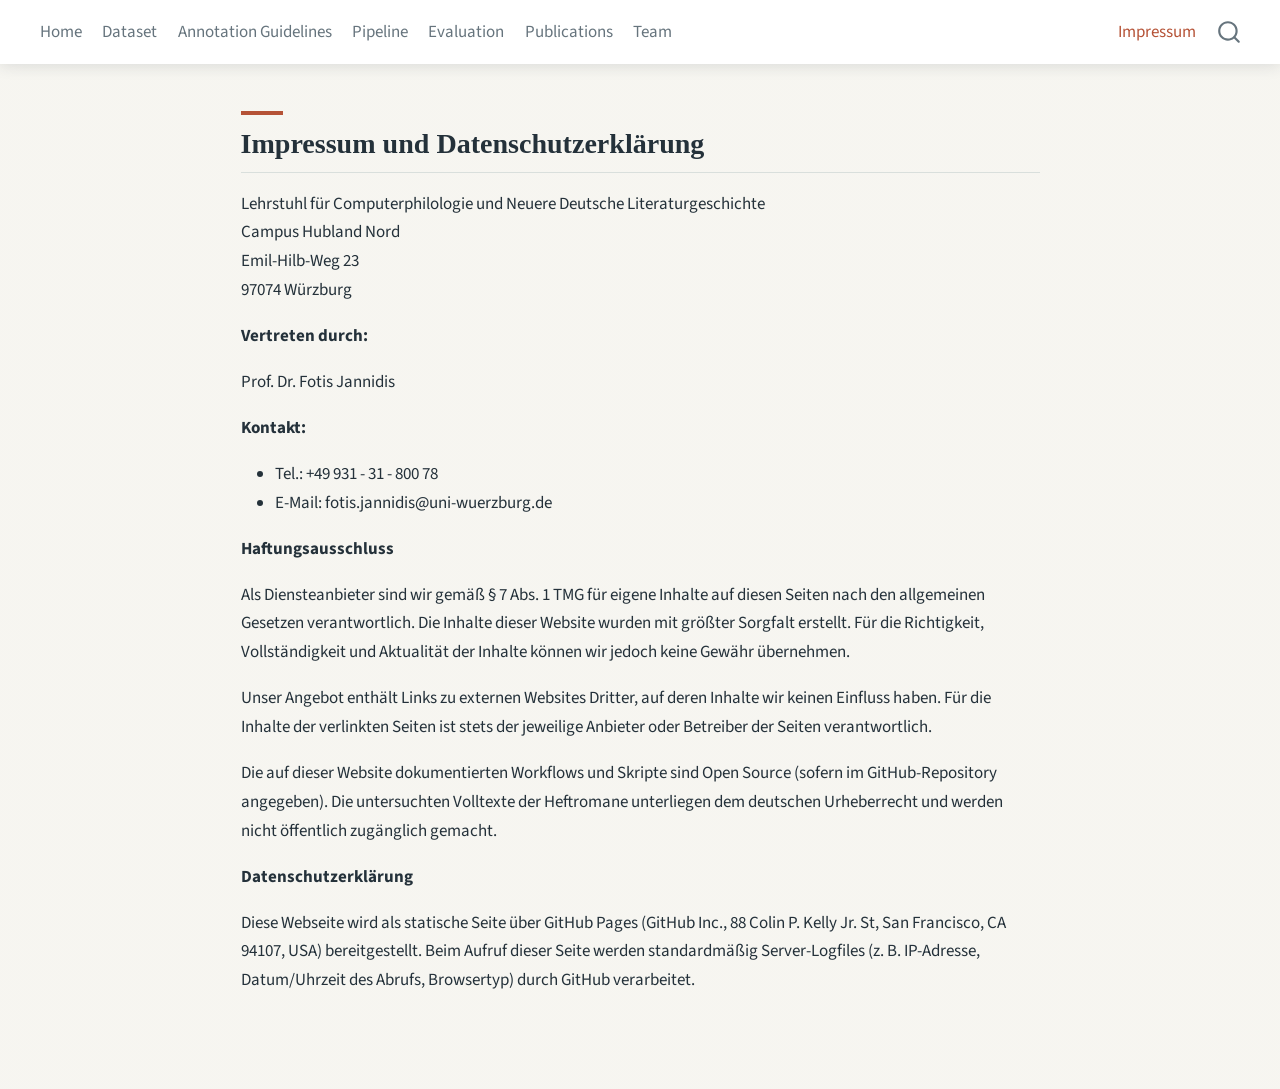
<file: docs/impressum.html>
<!DOCTYPE html>
<html xmlns="http://www.w3.org/1999/xhtml" lang="en" xml:lang="en"><head>

<meta charset="utf-8">
<meta name="generator" content="quarto-1.10.18">

<meta name="viewport" content="width=device-width, initial-scale=1.0, user-scalable=yes">


<title>impressum</title>
<style>
/* Default styles provided by pandoc.
** See https://pandoc.org/MANUAL.html#variables-for-html for config info.
*/
span.smallcaps{font-variant: small-caps;}
div.columns{display: flex; gap: 1.5em;}
div.column{flex: auto;}
@media screen {
div.columns{gap: min(4vw, 1.5em);}
div.column{overflow-x: auto;}
}
div.hanging-indent{margin-left: 1.5em; text-indent: -1.5em;}
ul.task-list{list-style: none;}
ul.task-list li input[type="checkbox"] {
  width: 0.8em;
  margin: 0 0.8em 0.2em -1em; /* quarto-specific, see https://github.com/quarto-dev/quarto-cli/issues/4556 */ 
  vertical-align: middle;
}
</style>


<script src="site_libs/quarto-nav/quarto-nav.js"></script>
<script src="site_libs/quarto-nav/headroom.min.js"></script>
<script src="site_libs/clipboard/clipboard.min.js"></script>
<script src="site_libs/quarto-search/autocomplete.umd.js"></script>
<script src="site_libs/quarto-search/fuse.min.js"></script>
<script src="site_libs/quarto-search/quarto-search.js"></script>
<meta name="quarto:offset" content="./">
<script src="site_libs/quarto-html/quarto.js" type="module"></script>
<script src="site_libs/quarto-html/tabsets/tabsets.js" type="module"></script>
<script src="site_libs/quarto-html/popper.min.js"></script>
<script src="site_libs/quarto-html/tippy.umd.min.js"></script>
<script src="site_libs/quarto-html/anchor.min.js"></script>
<link href="site_libs/quarto-html/tippy.css" rel="stylesheet">
<link href="site_libs/quarto-html/quarto-syntax-highlighting-64a204ab8560d761af7679ceaba22944.css" rel="stylesheet" id="quarto-text-highlighting-styles">
<script src="site_libs/bootstrap/bootstrap.min.js"></script>
<link href="site_libs/bootstrap/bootstrap-icons.css" rel="stylesheet">
<link href="site_libs/bootstrap/bootstrap-172ba59bd5e0b52282274ba0c0cc16fc.min.css" rel="stylesheet" append-hash="true" id="quarto-bootstrap" data-mode="light">
<script id="quarto-search-options" type="application/json">{
  "location": "navbar",
  "copy-button": false,
  "collapse-after": 3,
  "panel-placement": "end",
  "type": "overlay",
  "limit": 50,
  "keyboard-shortcut": [
    "f",
    "/",
    "s"
  ],
  "show-item-context": false,
  "language": {
    "search-no-results-text": "No results",
    "search-matching-documents-text": "matching documents",
    "search-copy-link-title": "Copy link to search",
    "search-hide-matches-text": "Hide additional matches",
    "search-more-match-text": "more match in this document",
    "search-more-matches-text": "more matches in this document",
    "search-clear-button-title": "Clear",
    "search-text-placeholder": "",
    "search-detached-cancel-button-title": "Cancel",
    "search-submit-button-title": "Submit",
    "search-label": "Search"
  }
}</script>


<link rel="stylesheet" href="styles.css">
</head>

<body class="nav-fixed fullcontent quarto-light">

<div id="quarto-search-results"></div>
  <header id="quarto-header" class="headroom fixed-top">
    <nav class="navbar navbar-expand-lg " data-bs-theme="dark">
      <div class="navbar-container container-fluid">
            <div id="quarto-search" class="" title="Search"></div>
          <button class="navbar-toggler" type="button" data-bs-toggle="collapse" data-bs-target="#navbarCollapse" aria-controls="navbarCollapse" role="menu" aria-expanded="false" aria-label="Toggle navigation" onclick="if (window.quartoToggleHeadroom) { window.quartoToggleHeadroom(); }">
  <span class="navbar-toggler-icon"></span>
</button>
          <div class="collapse navbar-collapse" id="navbarCollapse">
            <ul class="navbar-nav navbar-nav-scroll me-auto">
  <li class="nav-item">
    <a class="nav-link" href="./index.html"> 
<span class="menu-text">Home</span></a>
  </li>  
  <li class="nav-item">
    <a class="nav-link" href="./dataset.html"> 
<span class="menu-text">Dataset</span></a>
  </li>  
  <li class="nav-item">
    <a class="nav-link" href="./guidelines.html"> 
<span class="menu-text">Annotation Guidelines</span></a>
  </li>  
  <li class="nav-item">
    <a class="nav-link" href="./pipeline.html"> 
<span class="menu-text">Pipeline</span></a>
  </li>  
  <li class="nav-item">
    <a class="nav-link" href="./evaluation.html"> 
<span class="menu-text">Evaluation</span></a>
  </li>  
  <li class="nav-item">
    <a class="nav-link" href="./publications.pdf"> 
<span class="menu-text">Publications</span></a>
  </li>  
  <li class="nav-item">
    <a class="nav-link" href="./team.html"> 
<span class="menu-text">Team</span></a>
  </li>  
</ul>
            <ul class="navbar-nav navbar-nav-scroll ms-auto">
  <li class="nav-item">
    <a class="nav-link active" href="./impressum.html" aria-current="page"> 
<span class="menu-text">Impressum</span></a>
  </li>  
</ul>
          </div> <!-- /navcollapse -->
            <div class="quarto-navbar-tools">
</div>
      </div> <!-- /container-fluid -->
    </nav>
</header>
<!-- content -->
<div id="quarto-content" class="quarto-container page-columns page-rows-contents page-layout-article page-navbar">
<!-- sidebar -->
<!-- margin-sidebar -->
    
<!-- main -->
<main class="content" id="quarto-document-content"><header id="title-block-header" class="quarto-title-block"></header>




<section id="impressum-und-datenschutzerklärung" class="level2">
<h2 class="anchored" data-anchor-id="impressum-und-datenschutzerklärung">Impressum und Datenschutzerklärung</h2>
<p>Lehrstuhl für Computerphilologie und Neuere Deutsche Literaturgeschichte<br>
Campus Hubland Nord<br>
Emil-Hilb-Weg 23<br>
97074 Würzburg</p>
<p><strong>Vertreten durch:</strong></p>
<p>Prof.&nbsp;Dr.&nbsp;Fotis Jannidis</p>
<p><strong>Kontakt:</strong></p>
<ul>
<li>Tel.: +49 931 - 31 - 800 78</li>
<li>E-Mail: fotis.jannidis@uni-wuerzburg.de</li>
</ul>
<p><strong>Haftungsausschluss</strong></p>
<p>Als Diensteanbieter sind wir gemäß § 7 Abs. 1 TMG für eigene Inhalte auf diesen Seiten nach den allgemeinen Gesetzen verantwortlich. Die Inhalte dieser Website wurden mit größter Sorgfalt erstellt. Für die Richtigkeit, Vollständigkeit und Aktualität der Inhalte können wir jedoch keine Gewähr übernehmen.</p>
<p>Unser Angebot enthält Links zu externen Websites Dritter, auf deren Inhalte wir keinen Einfluss haben. Für die Inhalte der verlinkten Seiten ist stets der jeweilige Anbieter oder Betreiber der Seiten verantwortlich.</p>
<p>Die auf dieser Website dokumentierten Workflows und Skripte sind Open Source (sofern im GitHub-Repository angegeben). Die untersuchten Volltexte der Heftromane unterliegen dem deutschen Urheberrecht und werden nicht öffentlich zugänglich gemacht.</p>
<p><strong>Datenschutzerklärung</strong></p>
<p>Diese Webseite wird als statische Seite über GitHub Pages (GitHub Inc., 88 Colin P. Kelly Jr.&nbsp;St, San Francisco, CA 94107, USA) bereitgestellt. Beim Aufruf dieser Seite werden standardmäßig Server-Logfiles (z. B. IP-Adresse, Datum/Uhrzeit des Abrufs, Browsertyp) durch GitHub verarbeitet.</p>


</section>

</main> <!-- /main -->
<script src="lightbox-history.js"></script>
<script id="quarto-html-after-body" type="application/javascript">
  window.document.addEventListener("DOMContentLoaded", function (event) {
    const icon = "";
    const anchorJS = new window.AnchorJS();
    anchorJS.options = {
      placement: 'right',
      icon: icon
    };
    anchorJS.add('.anchored');
    const isCodeAnnotation = (el) => {
      for (const clz of el.classList) {
        if (clz.startsWith('code-annotation-')) {                     
          return true;
        }
      }
      return false;
    }
    const onCopySuccess = function(e) {
      // button target
      const button = e.trigger;
      // don't keep focus
      button.blur();
      // flash "checked"
      button.classList.add('code-copy-button-checked');
      var currentTitle = button.getAttribute("title");
      button.setAttribute("title", "Copied!");
      let tooltip;
      if (window.bootstrap) {
        button.setAttribute("data-bs-toggle", "tooltip");
        button.setAttribute("data-bs-placement", "left");
        button.setAttribute("data-bs-title", "Copied!");
        tooltip = new bootstrap.Tooltip(button, 
          { trigger: "manual", 
            customClass: "code-copy-button-tooltip",
            offset: [0, -8]});
        tooltip.show();    
      }
      setTimeout(function() {
        if (tooltip) {
          tooltip.hide();
          button.removeAttribute("data-bs-title");
          button.removeAttribute("data-bs-toggle");
          button.removeAttribute("data-bs-placement");
        }
        button.setAttribute("title", currentTitle);
        button.classList.remove('code-copy-button-checked');
      }, 1000);
      // clear code selection
      e.clearSelection();
    }
    const getTextToCopy = function(trigger) {
      const outerScaffold = trigger.parentElement.cloneNode(true);
      const codeEl = outerScaffold.querySelector('code');
      for (const childEl of codeEl.children) {
        if (isCodeAnnotation(childEl)) {
          childEl.remove();
        }
      }
      return codeEl.innerText;
    }
    const clipboard = new window.ClipboardJS('.code-copy-button:not([data-in-quarto-modal])', {
      text: getTextToCopy
    });
    clipboard.on('success', onCopySuccess);
    if (window.document.getElementById('quarto-embedded-source-code-modal')) {
      const clipboardModal = new window.ClipboardJS('.code-copy-button[data-in-quarto-modal]', {
        text: getTextToCopy,
        container: window.document.getElementById('quarto-embedded-source-code-modal')
      });
      clipboardModal.on('success', onCopySuccess);
    }
      var localhostRegex = new RegExp(/^(?:http|https):\/\/localhost\:?[0-9]*\//);
      var mailtoRegex = new RegExp(/^mailto:/);
        var filterRegex = new RegExp('/' + window.location.host + '/');
      var isInternal = (href) => {
          return filterRegex.test(href) || localhostRegex.test(href) || mailtoRegex.test(href);
      }
      // Inspect non-navigation links and adorn them if external
     var links = window.document.querySelectorAll('a[href]:not(.nav-link):not(.navbar-brand):not(.toc-action):not(.sidebar-link):not(.sidebar-item-toggle):not(.pagination-link):not(.no-external):not([aria-hidden]):not(.dropdown-item):not(.quarto-navigation-tool):not(.about-link)');
      for (var i=0; i<links.length; i++) {
        const link = links[i];
        if (!isInternal(link.href)) {
          // undo the damage that might have been done by quarto-nav.js in the case of
          // links that we want to consider external
          if (link.dataset.originalHref !== undefined) {
            link.href = link.dataset.originalHref;
          }
        }
      }
    function tippyHover(el, contentFn, onTriggerFn, onUntriggerFn) {
      const config = {
        allowHTML: true,
        maxWidth: 500,
        delay: 100,
        arrow: false,
        appendTo: function(el) {
            return el.parentElement;
        },
        interactive: true,
        interactiveBorder: 10,
        theme: 'quarto',
        placement: 'bottom-start',
      };
      if (contentFn) {
        config.content = contentFn;
      }
      if (onTriggerFn) {
        config.onTrigger = onTriggerFn;
      }
      if (onUntriggerFn) {
        config.onUntrigger = onUntriggerFn;
      }
      window.tippy(el, config); 
    }
    const noterefs = window.document.querySelectorAll('a[role="doc-noteref"]');
    for (var i=0; i<noterefs.length; i++) {
      const ref = noterefs[i];
      tippyHover(ref, function() {
        // use id or data attribute instead here
        let href = ref.getAttribute('data-footnote-href') || ref.getAttribute('href');
        try { href = new URL(href).hash; } catch {}
        const id = href.replace(/^#\/?/, "");
        const note = window.document.getElementById(id);
        if (note) {
          return note.innerHTML;
        } else {
          return "";
        }
      });
    }
    const xrefs = window.document.querySelectorAll('a.quarto-xref');
    const processXRef = (id, note) => {
      // Strip column container classes
      const stripColumnClz = (el) => {
        el.classList.remove("page-full", "page-columns");
        if (el.children) {
          for (const child of el.children) {
            stripColumnClz(child);
          }
        }
      }
      stripColumnClz(note)
      if (id === null || id.startsWith('sec-')) {
        // Special case sections, only their first couple elements
        const container = document.createElement("div");
        if (note.children && note.children.length > 2) {
          container.appendChild(note.children[0].cloneNode(true));
          for (let i = 1; i < note.children.length; i++) {
            const child = note.children[i];
            if (child.tagName === "P" && child.innerText === "") {
              continue;
            } else {
              container.appendChild(child.cloneNode(true));
              break;
            }
          }
          if (window.Quarto?.typesetMath) {
            window.Quarto.typesetMath(container);
          }
          return container.innerHTML
        } else {
          if (window.Quarto?.typesetMath) {
            window.Quarto.typesetMath(note);
          }
          return note.innerHTML;
        }
      } else {
        // Remove any anchor links if they are present
        const anchorLink = note.querySelector('a.anchorjs-link');
        if (anchorLink) {
          anchorLink.remove();
        }
        if (window.Quarto?.typesetMath) {
          window.Quarto.typesetMath(note);
        }
        if (note.classList.contains("callout")) {
          return note.outerHTML;
        } else {
          return note.innerHTML;
        }
      }
    }
    for (var i=0; i<xrefs.length; i++) {
      const xref = xrefs[i];
      tippyHover(xref, undefined, function(instance) {
        instance.disable();
        let url = xref.getAttribute('href');
        let hash = undefined; 
        if (url.startsWith('#')) {
          hash = url;
        } else {
          try { hash = new URL(url).hash; } catch {}
        }
        if (hash) {
          const id = hash.replace(/^#\/?/, "");
          const note = window.document.getElementById(id);
          if (note !== null) {
            try {
              const html = processXRef(id, note.cloneNode(true));
              instance.setContent(html);
            } finally {
              instance.enable();
              instance.show();
            }
          } else {
            // See if we can fetch this
            fetch(url.split('#')[0])
            .then(res => res.text())
            .then(html => {
              const parser = new DOMParser();
              const htmlDoc = parser.parseFromString(html, "text/html");
              const note = htmlDoc.getElementById(id);
              if (note !== null) {
                const html = processXRef(id, note);
                instance.setContent(html);
              } 
            }).finally(() => {
              instance.enable();
              instance.show();
            });
          }
        } else {
          // See if we can fetch a full url (with no hash to target)
          // This is a special case and we should probably do some content thinning / targeting
          fetch(url)
          .then(res => res.text())
          .then(html => {
            const parser = new DOMParser();
            const htmlDoc = parser.parseFromString(html, "text/html");
            const note = htmlDoc.querySelector('main.content');
            if (note !== null) {
              // This should only happen for chapter cross references
              // (since there is no id in the URL)
              // remove the first header
              if (note.children.length > 0 && note.children[0].tagName === "HEADER") {
                note.children[0].remove();
              }
              const html = processXRef(null, note);
              instance.setContent(html);
            } 
          }).finally(() => {
            instance.enable();
            instance.show();
          });
        }
      }, function(instance) {
      });
    }
        let selectedAnnoteEl;
        const selectorForAnnotation = ( cell, annotation) => {
          let cellAttr = 'data-code-cell="' + cell + '"';
          let lineAttr = 'data-code-annotation="' +  annotation + '"';
          const selector = 'span[' + cellAttr + '][' + lineAttr + ']';
          return selector;
        }
        const selectCodeLines = (annoteEl) => {
          const doc = window.document;
          const targetCell = annoteEl.getAttribute("data-target-cell");
          const targetAnnotation = annoteEl.getAttribute("data-target-annotation");
          const annoteSpan = window.document.querySelector(selectorForAnnotation(targetCell, targetAnnotation));
          const lines = annoteSpan.getAttribute("data-code-lines").split(",");
          const lineIds = lines.map((line) => {
            return targetCell + "-" + line;
          })
          let top = null;
          let height = null;
          let parent = null;
          if (lineIds.length > 0) {
              //compute the position of the single el (top and bottom and make a div)
              const el = window.document.getElementById(lineIds[0]);
              top = el.offsetTop;
              height = el.offsetHeight;
              parent = el.parentElement.parentElement;
            if (lineIds.length > 1) {
              const lastEl = window.document.getElementById(lineIds[lineIds.length - 1]);
              const bottom = lastEl.offsetTop + lastEl.offsetHeight;
              height = bottom - top;
            }
            if (top !== null && height !== null && parent !== null) {
              // cook up a div (if necessary) and position it 
              let div = window.document.getElementById("code-annotation-line-highlight");
              if (div === null) {
                div = window.document.createElement("div");
                div.setAttribute("id", "code-annotation-line-highlight");
                div.style.position = 'absolute';
                parent.appendChild(div);
              }
              div.style.top = top - 2 + "px";
              div.style.height = height + 4 + "px";
              div.style.left = 0;
              let gutterDiv = window.document.getElementById("code-annotation-line-highlight-gutter");
              if (gutterDiv === null) {
                gutterDiv = window.document.createElement("div");
                gutterDiv.setAttribute("id", "code-annotation-line-highlight-gutter");
                gutterDiv.style.position = 'absolute';
                const codeCell = window.document.getElementById(targetCell);
                const gutter = codeCell.querySelector('.code-annotation-gutter');
                gutter.appendChild(gutterDiv);
              }
              gutterDiv.style.top = top - 2 + "px";
              gutterDiv.style.height = height + 4 + "px";
            }
            selectedAnnoteEl = annoteEl;
          }
        };
        const unselectCodeLines = () => {
          const elementsIds = ["code-annotation-line-highlight", "code-annotation-line-highlight-gutter"];
          elementsIds.forEach((elId) => {
            const div = window.document.getElementById(elId);
            if (div) {
              div.remove();
            }
          });
          selectedAnnoteEl = undefined;
        };
          // Handle positioning of the toggle
      window.addEventListener(
        "resize",
        throttle(() => {
          elRect = undefined;
          if (selectedAnnoteEl) {
            selectCodeLines(selectedAnnoteEl);
          }
        }, 10)
      );
      function throttle(fn, ms) {
      let throttle = false;
      let timer;
        return (...args) => {
          if(!throttle) { // first call gets through
              fn.apply(this, args);
              throttle = true;
          } else { // all the others get throttled
              if(timer) clearTimeout(timer); // cancel #2
              timer = setTimeout(() => {
                fn.apply(this, args);
                timer = throttle = false;
              }, ms);
          }
        };
      }
        // Attach click handler to the DT
        const annoteDls = window.document.querySelectorAll('dt[data-target-cell]');
        for (const annoteDlNode of annoteDls) {
          annoteDlNode.addEventListener('click', (event) => {
            const clickedEl = event.target;
            if (clickedEl !== selectedAnnoteEl) {
              unselectCodeLines();
              const activeEl = window.document.querySelector('dt[data-target-cell].code-annotation-active');
              if (activeEl) {
                activeEl.classList.remove('code-annotation-active');
              }
              selectCodeLines(clickedEl);
              clickedEl.classList.add('code-annotation-active');
            } else {
              // Unselect the line
              unselectCodeLines();
              clickedEl.classList.remove('code-annotation-active');
            }
          });
        }
    const findCites = (el) => {
      const parentEl = el.parentElement;
      if (parentEl) {
        const cites = parentEl.dataset.cites;
        if (cites) {
          return {
            el,
            cites: cites.split(' ')
          };
        } else {
          return findCites(el.parentElement)
        }
      } else {
        return undefined;
      }
    };
    var bibliorefs = window.document.querySelectorAll('a[role="doc-biblioref"]');
    for (var i=0; i<bibliorefs.length; i++) {
      const ref = bibliorefs[i];
      const citeInfo = findCites(ref);
      if (citeInfo) {
        tippyHover(citeInfo.el, function() {
          var popup = window.document.createElement('div');
          citeInfo.cites.forEach(function(cite) {
            var citeDiv = window.document.createElement('div');
            citeDiv.classList.add('hanging-indent');
            citeDiv.classList.add('csl-entry');
            var biblioDiv = window.document.getElementById('ref-' + cite);
            if (biblioDiv) {
              citeDiv.innerHTML = biblioDiv.innerHTML;
            }
            popup.appendChild(citeDiv);
          });
          return popup.innerHTML;
        });
      }
    }
  });
  </script>
</div> <!-- /content -->




</body></html>
</file>
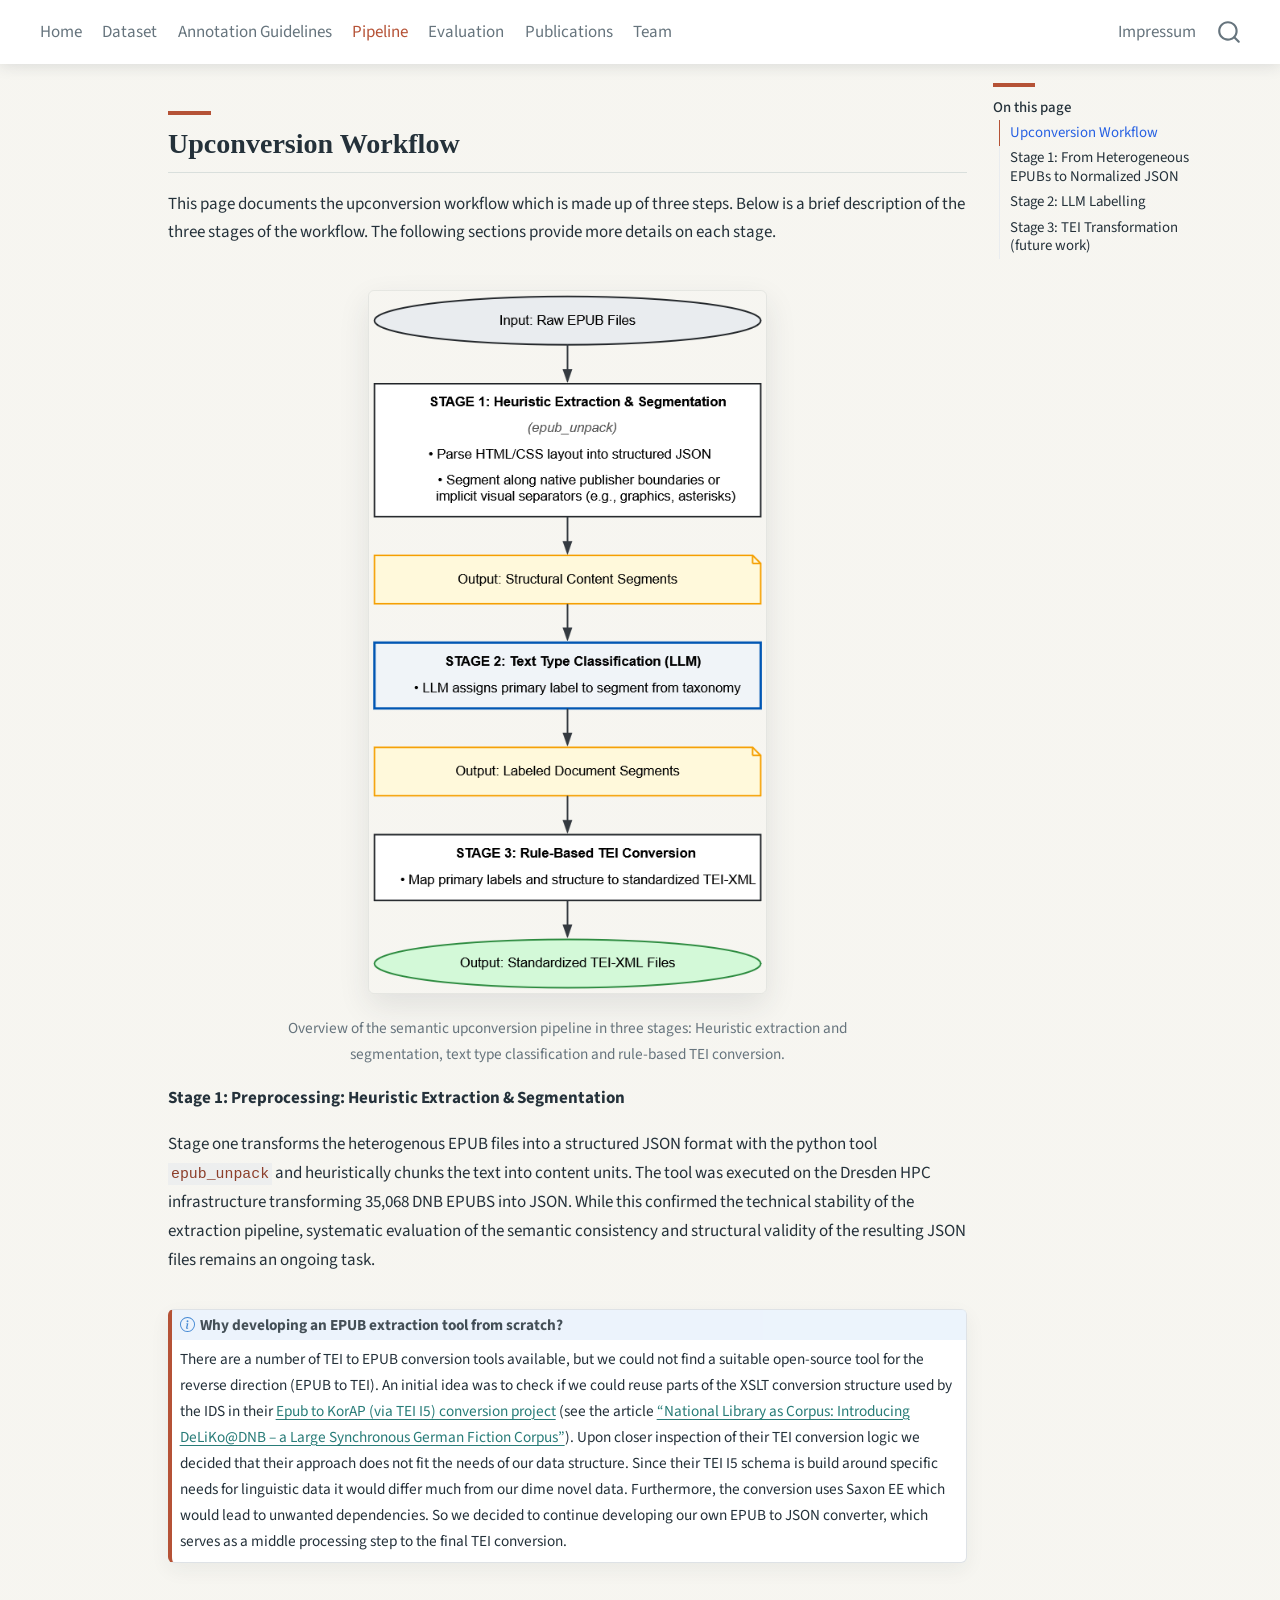
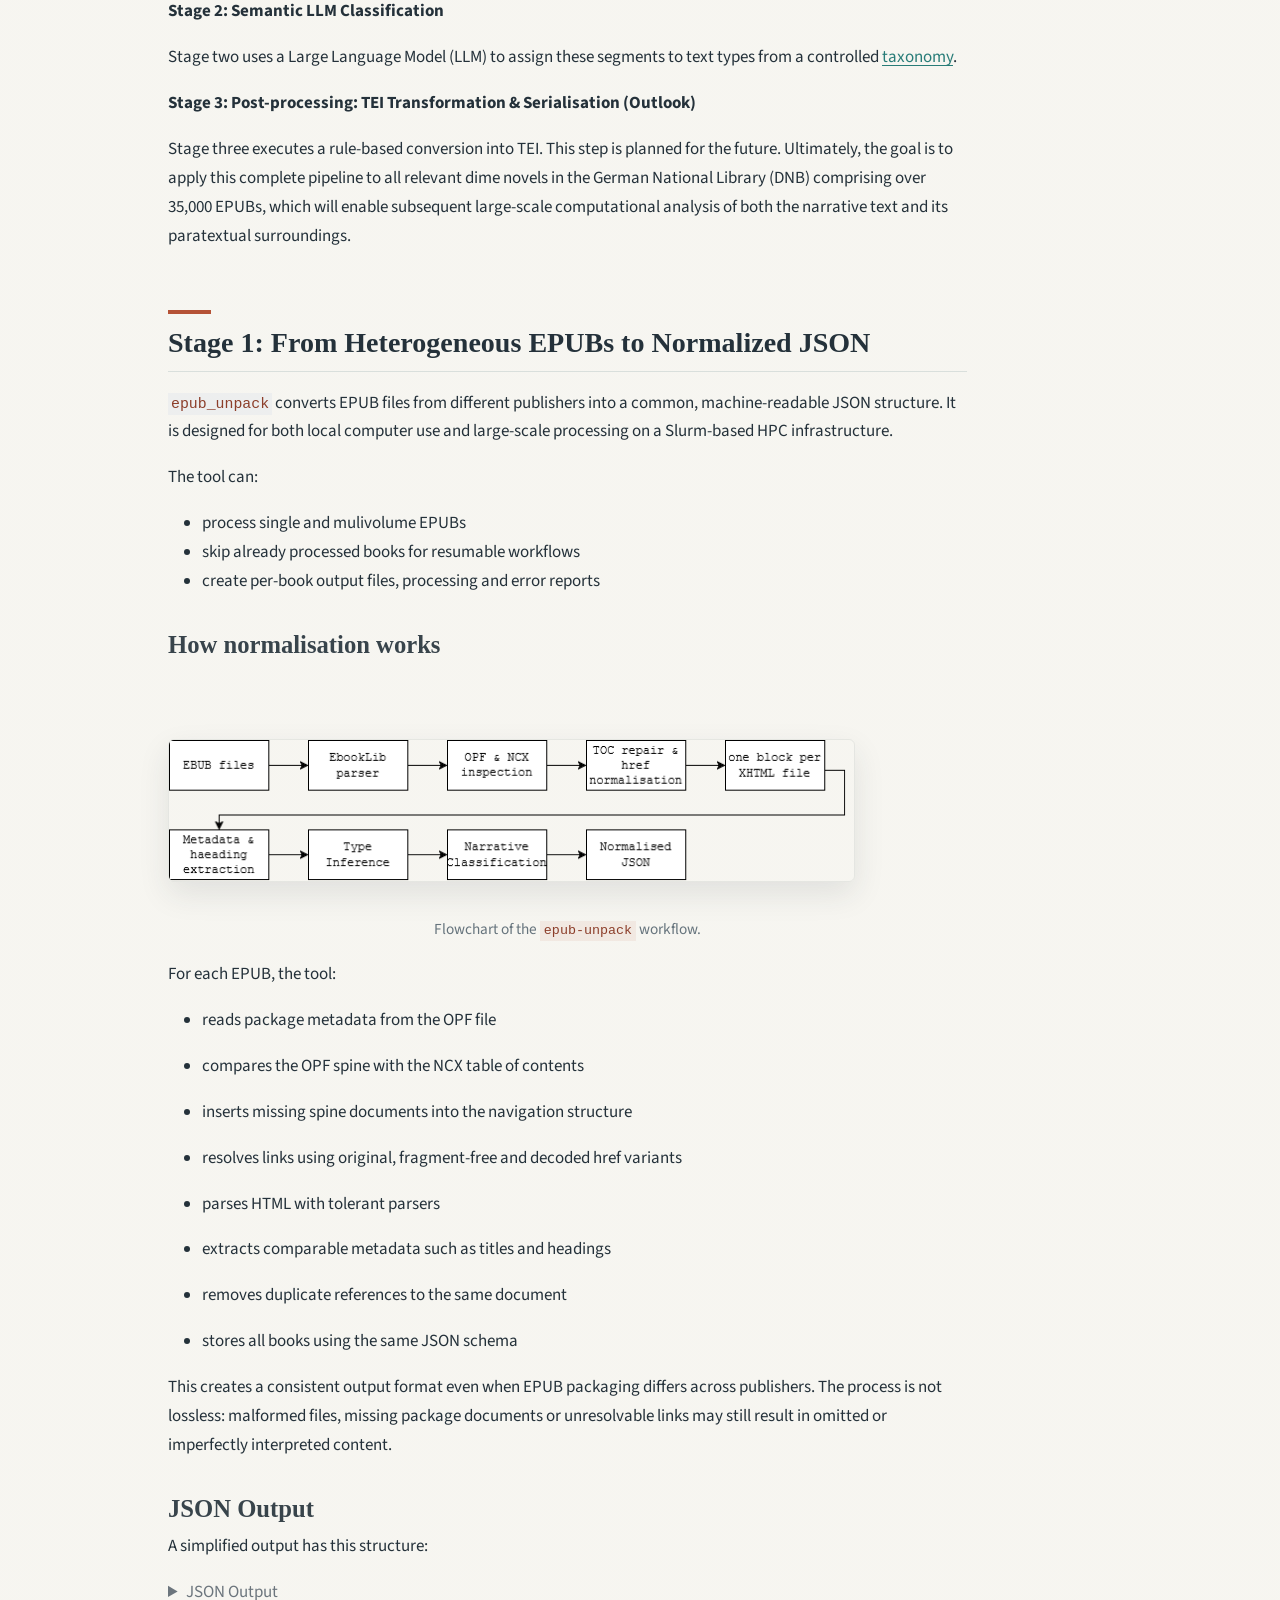
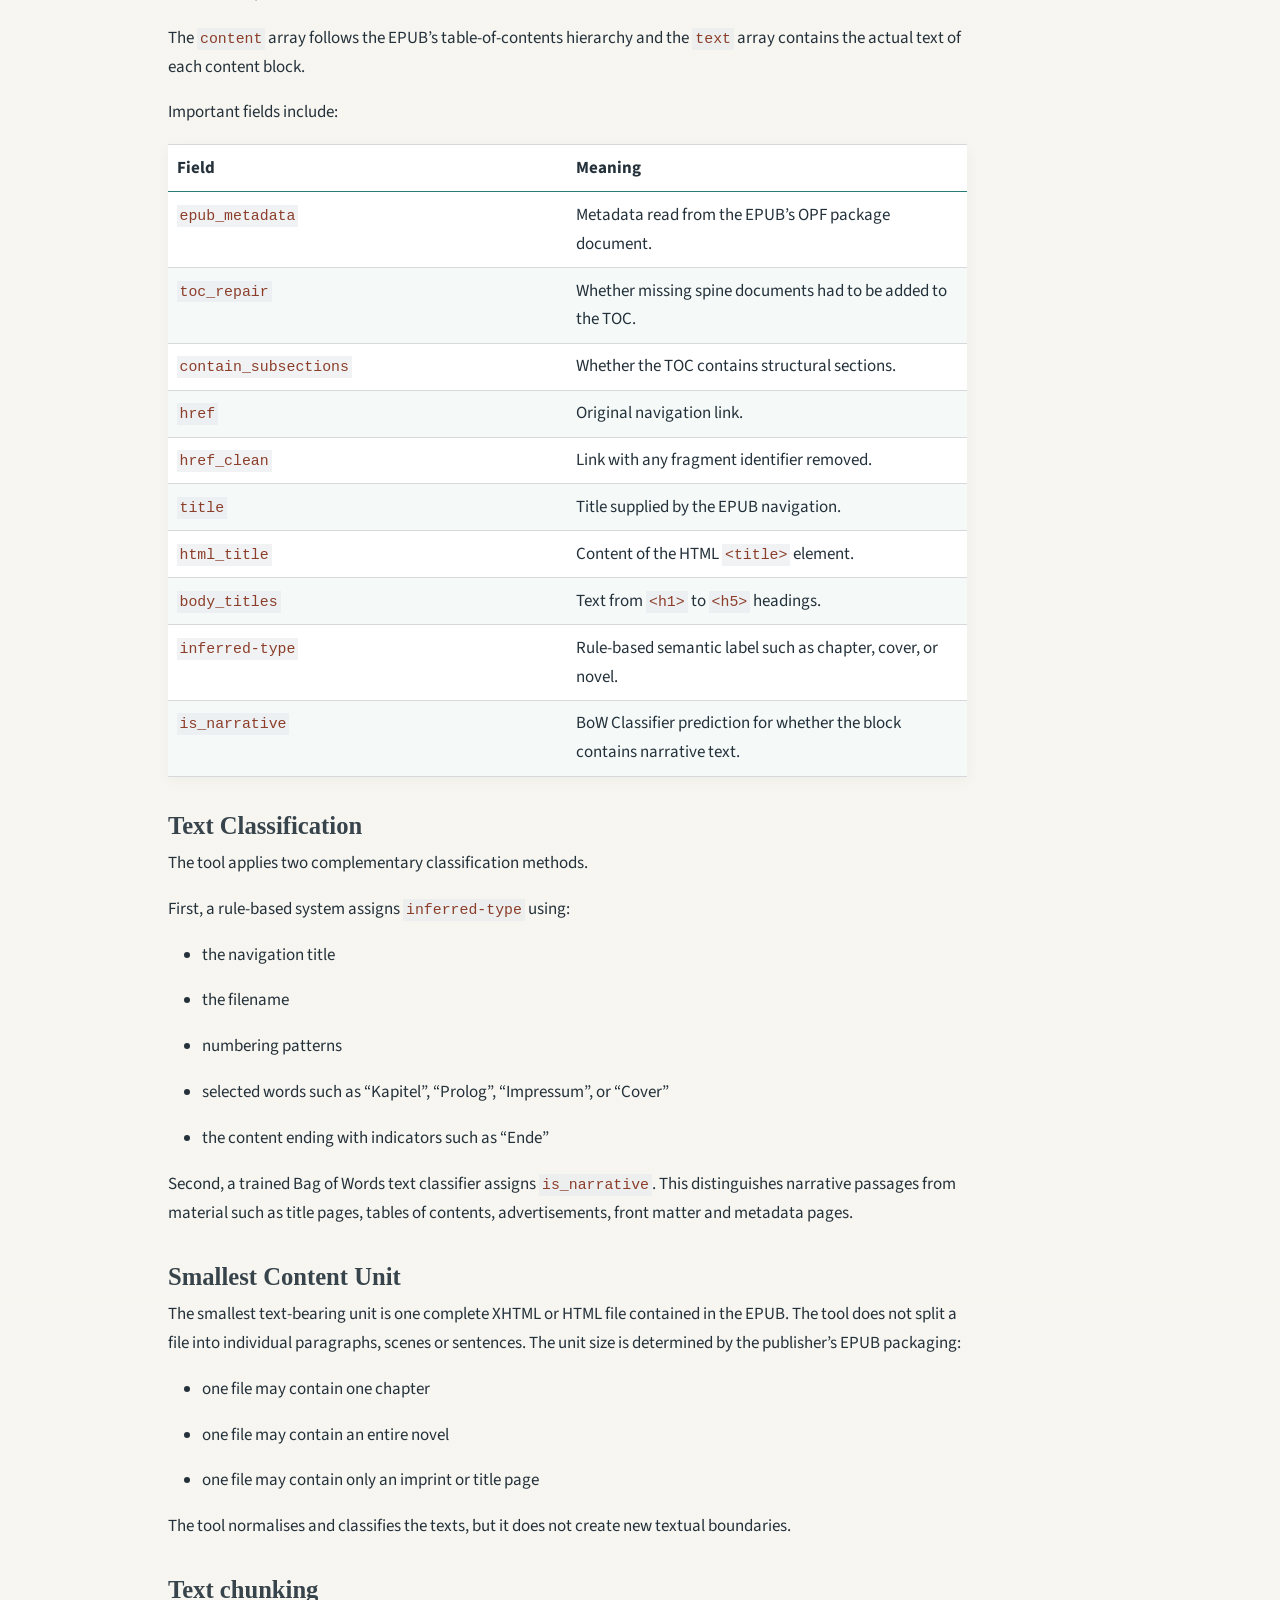
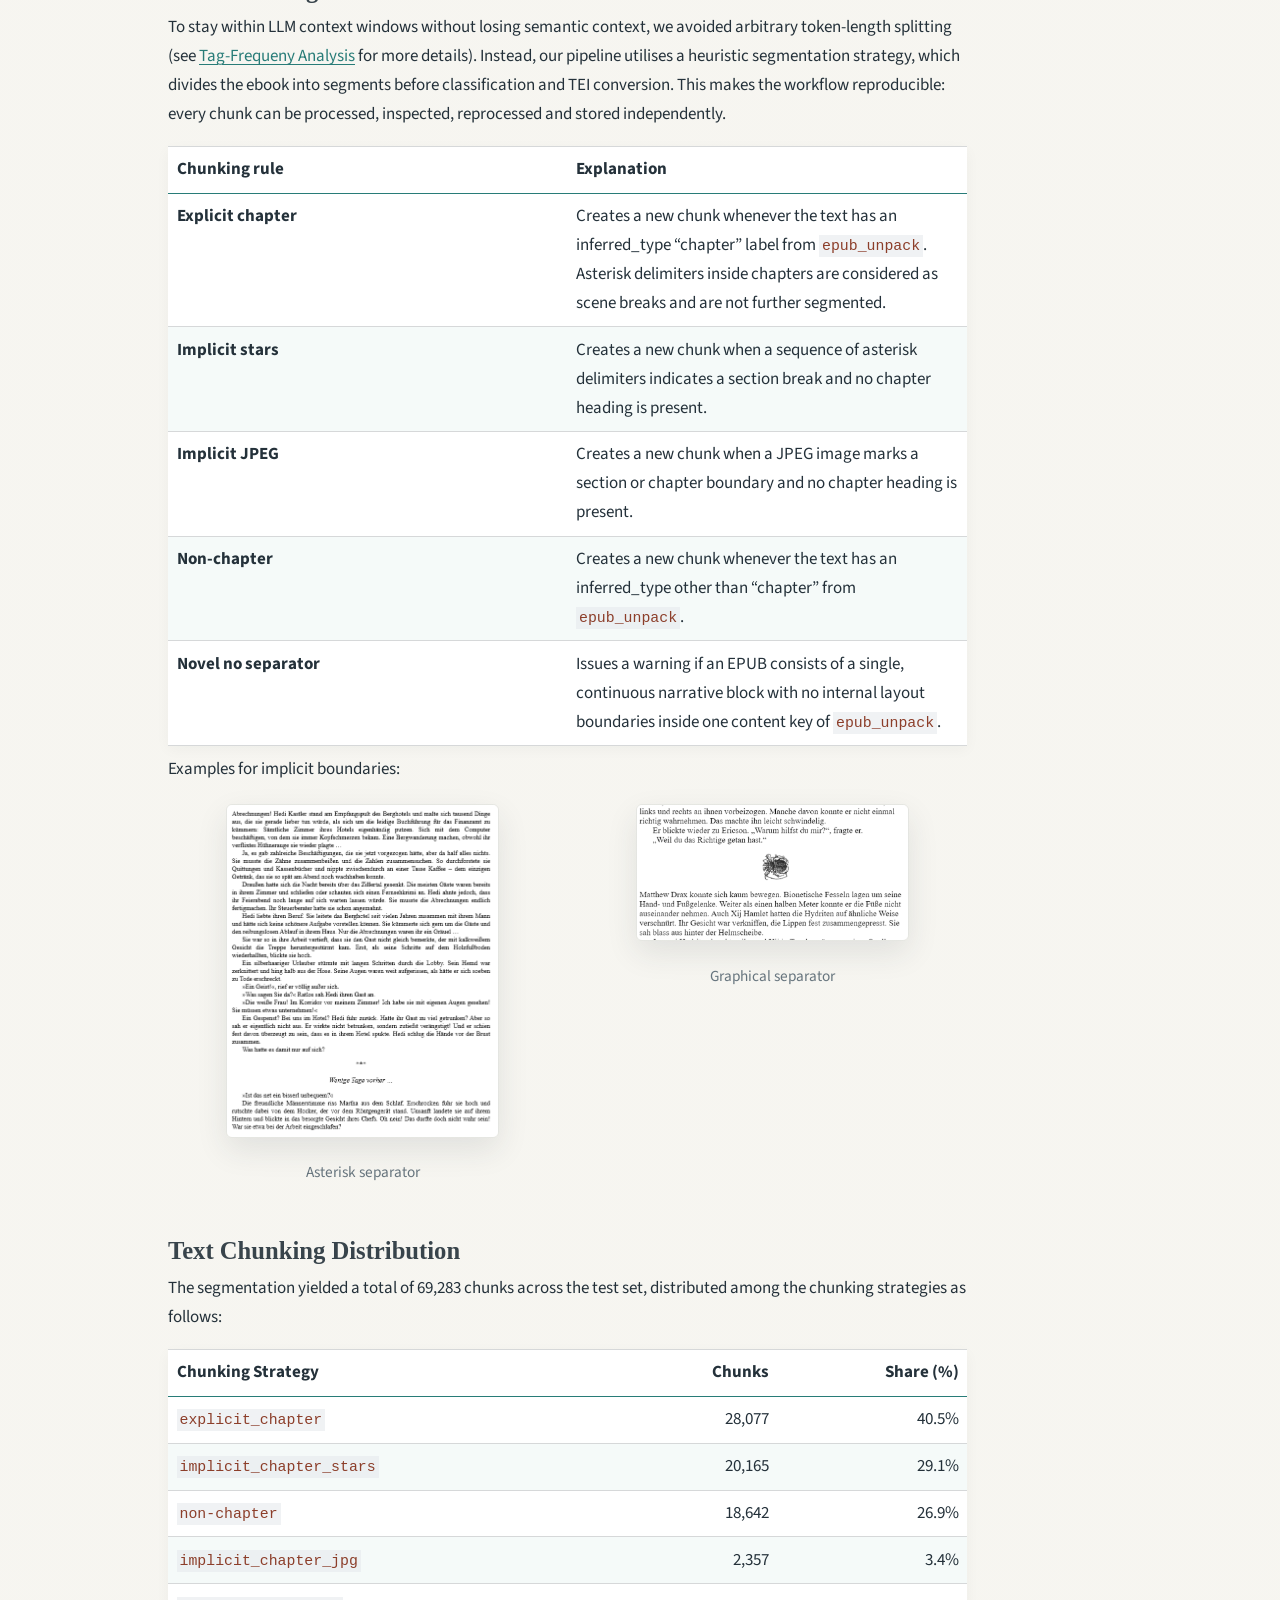
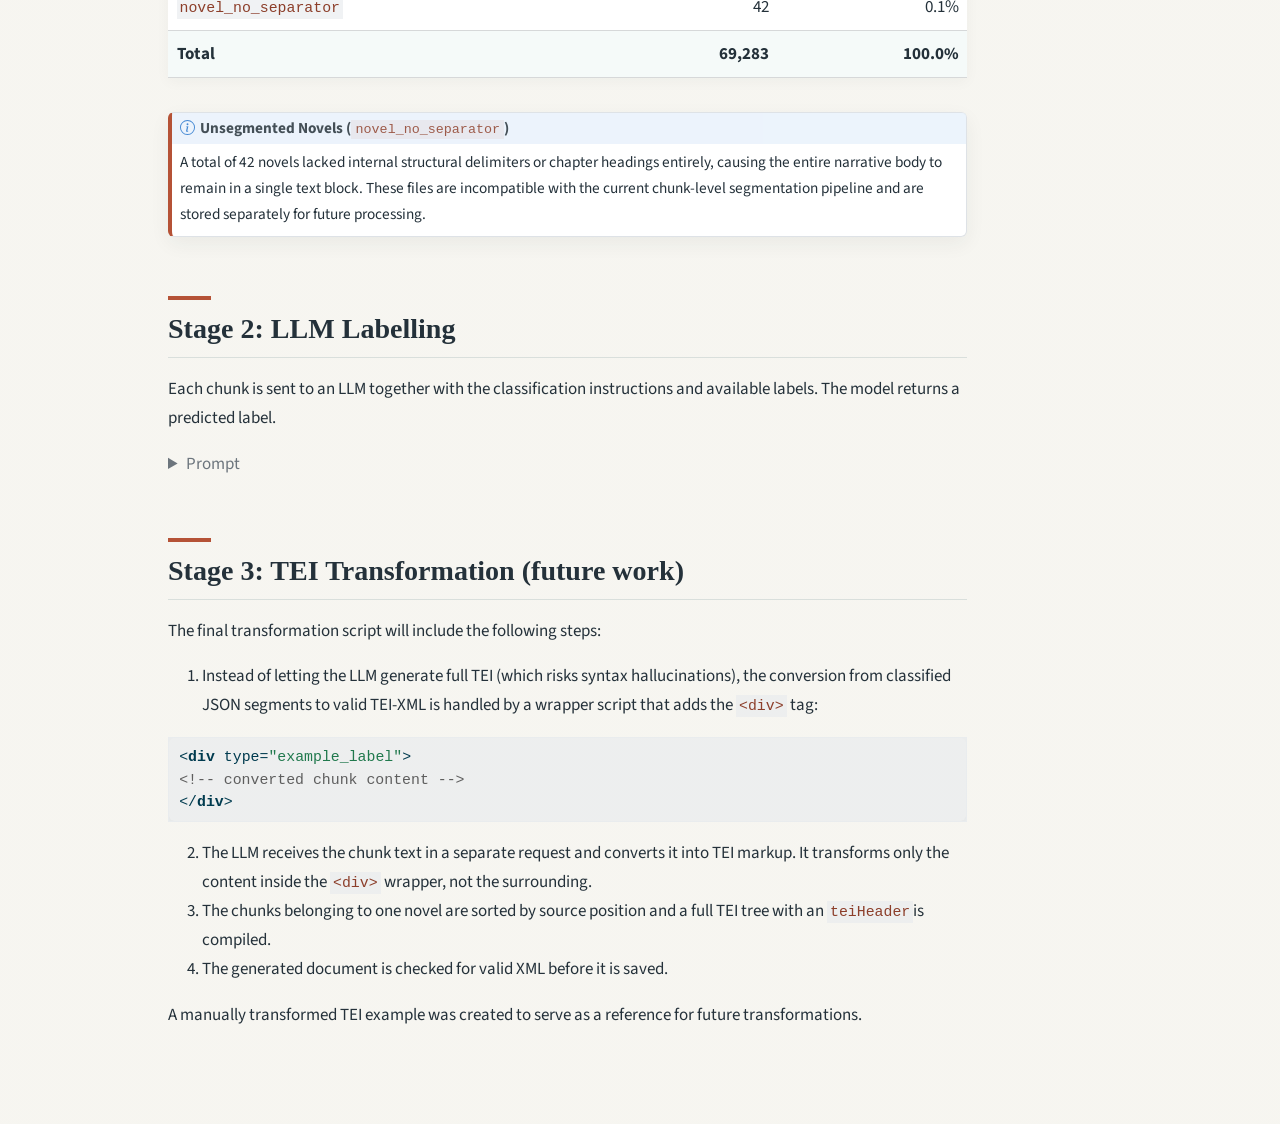
<file: docs/pipeline.html>
<!DOCTYPE html>
<html xmlns="http://www.w3.org/1999/xhtml" lang="en" xml:lang="en"><head>

<meta charset="utf-8">
<meta name="generator" content="quarto-1.10.18">

<meta name="viewport" content="width=device-width, initial-scale=1.0, user-scalable=yes">


<title>pipeline</title>
<style>
/* Default styles provided by pandoc.
** See https://pandoc.org/MANUAL.html#variables-for-html for config info.
*/
span.smallcaps{font-variant: small-caps;}
div.columns{display: flex; gap: 1.5em;}
div.column{flex: auto;}
@media screen {
div.columns{gap: min(4vw, 1.5em);}
div.column{overflow-x: auto;}
}
div.hanging-indent{margin-left: 1.5em; text-indent: -1.5em;}
ul.task-list{list-style: none;}
ul.task-list li input[type="checkbox"] {
  width: 0.8em;
  margin: 0 0.8em 0.2em -1em; /* quarto-specific, see https://github.com/quarto-dev/quarto-cli/issues/4556 */ 
  vertical-align: middle;
}
/* CSS for syntax highlighting */
html { -webkit-text-size-adjust: 100%; }
pre > code.sourceCode { white-space: pre; position: relative; }
pre > code.sourceCode > span { display: inline-block; line-height: 1.25; }
pre > code.sourceCode > span:empty { height: 1.2em; }
.sourceCode { overflow: visible; }
code.sourceCode > span { color: inherit; text-decoration: inherit; }
div.sourceCode { margin: 1em 0; }
pre.sourceCode { margin: 0; }
@media screen {
div.sourceCode { overflow: auto; }
}
@media print {
pre > code.sourceCode { white-space: pre-wrap; }
pre > code.sourceCode > span { text-indent: -5em; padding-left: 5em; }
}
pre.numberSource code
  { counter-reset: source-line 0; }
pre.numberSource code > span
  { position: relative; left: -4em; counter-increment: source-line; }
pre.numberSource code > span > a:first-child::before
  { content: counter(source-line);
    position: relative; left: -1em; text-align: right; vertical-align: baseline;
    border: none; display: inline-block;
    -webkit-touch-callout: none; -webkit-user-select: none;
    -khtml-user-select: none; -moz-user-select: none;
    -ms-user-select: none; user-select: none;
    padding: 0 4px; width: 4em;
  }
pre.numberSource { margin-left: 3em;  padding-left: 4px; }
div.sourceCode
  {   }
@media screen {
pre > code.sourceCode > span > a:first-child::before { text-decoration: underline; }
}
</style>


<script src="site_libs/quarto-nav/quarto-nav.js"></script>
<script src="site_libs/quarto-nav/headroom.min.js"></script>
<script src="site_libs/clipboard/clipboard.min.js"></script>
<script src="site_libs/quarto-search/autocomplete.umd.js"></script>
<script src="site_libs/quarto-search/fuse.min.js"></script>
<script src="site_libs/quarto-search/quarto-search.js"></script>
<meta name="quarto:offset" content="./">
<script src="site_libs/quarto-html/quarto.js" type="module"></script>
<script src="site_libs/quarto-html/tabsets/tabsets.js" type="module"></script>
<script src="site_libs/quarto-html/popper.min.js"></script>
<script src="site_libs/quarto-html/tippy.umd.min.js"></script>
<script src="site_libs/quarto-html/anchor.min.js"></script>
<link href="site_libs/quarto-html/tippy.css" rel="stylesheet">
<link href="site_libs/quarto-html/quarto-syntax-highlighting-64a204ab8560d761af7679ceaba22944.css" rel="stylesheet" id="quarto-text-highlighting-styles">
<script src="site_libs/bootstrap/bootstrap.min.js"></script>
<link href="site_libs/bootstrap/bootstrap-icons.css" rel="stylesheet">
<link href="site_libs/bootstrap/bootstrap-172ba59bd5e0b52282274ba0c0cc16fc.min.css" rel="stylesheet" append-hash="true" id="quarto-bootstrap" data-mode="light">
<script src="site_libs/quarto-contrib/glightbox/glightbox.min.js"></script>
<link href="site_libs/quarto-contrib/glightbox/glightbox.min.css" rel="stylesheet">
<link href="site_libs/quarto-contrib/glightbox/lightbox.css" rel="stylesheet">
<script id="quarto-search-options" type="application/json">{
  "location": "navbar",
  "copy-button": false,
  "collapse-after": 3,
  "panel-placement": "end",
  "type": "overlay",
  "limit": 50,
  "keyboard-shortcut": [
    "f",
    "/",
    "s"
  ],
  "show-item-context": false,
  "language": {
    "search-no-results-text": "No results",
    "search-matching-documents-text": "matching documents",
    "search-copy-link-title": "Copy link to search",
    "search-hide-matches-text": "Hide additional matches",
    "search-more-match-text": "more match in this document",
    "search-more-matches-text": "more matches in this document",
    "search-clear-button-title": "Clear",
    "search-text-placeholder": "",
    "search-detached-cancel-button-title": "Cancel",
    "search-submit-button-title": "Submit",
    "search-label": "Search"
  }
}</script>


<link rel="stylesheet" href="styles.css">
</head>

<body class="nav-fixed quarto-light">

<div id="quarto-search-results"></div>
  <header id="quarto-header" class="headroom fixed-top">
    <nav class="navbar navbar-expand-lg " data-bs-theme="dark">
      <div class="navbar-container container-fluid">
            <div id="quarto-search" class="" title="Search"></div>
          <button class="navbar-toggler" type="button" data-bs-toggle="collapse" data-bs-target="#navbarCollapse" aria-controls="navbarCollapse" role="menu" aria-expanded="false" aria-label="Toggle navigation" onclick="if (window.quartoToggleHeadroom) { window.quartoToggleHeadroom(); }">
  <span class="navbar-toggler-icon"></span>
</button>
          <div class="collapse navbar-collapse" id="navbarCollapse">
            <ul class="navbar-nav navbar-nav-scroll me-auto">
  <li class="nav-item">
    <a class="nav-link" href="./index.html"> 
<span class="menu-text">Home</span></a>
  </li>  
  <li class="nav-item">
    <a class="nav-link" href="./dataset.html"> 
<span class="menu-text">Dataset</span></a>
  </li>  
  <li class="nav-item">
    <a class="nav-link" href="./guidelines.html"> 
<span class="menu-text">Annotation Guidelines</span></a>
  </li>  
  <li class="nav-item">
    <a class="nav-link active" href="./pipeline.html" aria-current="page"> 
<span class="menu-text">Pipeline</span></a>
  </li>  
  <li class="nav-item">
    <a class="nav-link" href="./evaluation.html"> 
<span class="menu-text">Evaluation</span></a>
  </li>  
  <li class="nav-item">
    <a class="nav-link" href="./publications.pdf"> 
<span class="menu-text">Publications</span></a>
  </li>  
  <li class="nav-item">
    <a class="nav-link" href="./team.html"> 
<span class="menu-text">Team</span></a>
  </li>  
</ul>
            <ul class="navbar-nav navbar-nav-scroll ms-auto">
  <li class="nav-item">
    <a class="nav-link" href="./impressum.html"> 
<span class="menu-text">Impressum</span></a>
  </li>  
</ul>
          </div> <!-- /navcollapse -->
            <div class="quarto-navbar-tools">
</div>
      </div> <!-- /container-fluid -->
    </nav>
</header>
<!-- content -->
<div id="quarto-content" class="quarto-container page-columns page-rows-contents page-layout-article page-navbar">
<!-- sidebar -->
<!-- margin-sidebar -->
    <div id="quarto-margin-sidebar" class="sidebar margin-sidebar">
        <nav id="TOC" role="doc-toc" class="toc-active">
    <h2 id="toc-title">On this page</h2>
   
  <ul>
  <li><a href="#upconversion-workflow" id="toc-upconversion-workflow" class="nav-link active" data-scroll-target="#upconversion-workflow">Upconversion Workflow</a></li>
  <li><a href="#stage-1-from-heterogeneous-epubs-to-normalized-json" id="toc-stage-1-from-heterogeneous-epubs-to-normalized-json" class="nav-link" data-scroll-target="#stage-1-from-heterogeneous-epubs-to-normalized-json">Stage 1: From Heterogeneous EPUBs to Normalized JSON</a>
  <ul class="collapse">
  <li><a href="#how-normalisation-works" id="toc-how-normalisation-works" class="nav-link" data-scroll-target="#how-normalisation-works">How normalisation works</a></li>
  <li><a href="#json-output" id="toc-json-output" class="nav-link" data-scroll-target="#json-output">JSON Output</a></li>
  <li><a href="#text-classification" id="toc-text-classification" class="nav-link" data-scroll-target="#text-classification">Text Classification</a></li>
  <li><a href="#smallest-content-unit" id="toc-smallest-content-unit" class="nav-link" data-scroll-target="#smallest-content-unit">Smallest Content Unit</a></li>
  <li><a href="#text-chunking" id="toc-text-chunking" class="nav-link" data-scroll-target="#text-chunking">Text chunking</a></li>
  <li><a href="#text-chunking-distribution" id="toc-text-chunking-distribution" class="nav-link" data-scroll-target="#text-chunking-distribution">Text Chunking Distribution</a></li>
  </ul></li>
  <li><a href="#stage-2-llm-labelling" id="toc-stage-2-llm-labelling" class="nav-link" data-scroll-target="#stage-2-llm-labelling">Stage 2: LLM Labelling</a></li>
  <li><a href="#stage-3-tei-transformation-future-work" id="toc-stage-3-tei-transformation-future-work" class="nav-link" data-scroll-target="#stage-3-tei-transformation-future-work">Stage 3: TEI Transformation (future work)</a></li>
  </ul>
</nav>
    </div>
<!-- main -->
<main class="content" id="quarto-document-content"><header id="title-block-header" class="quarto-title-block"></header>




<section id="upconversion-workflow" class="level2">
<h2 class="anchored" data-anchor-id="upconversion-workflow">Upconversion Workflow</h2>
<p>This page documents the upconversion workflow which is made up of three steps. Below is a brief description of the three stages of the workflow. The following sections provide more details on each stage.</p>
<div class="quarto-figure quarto-figure-center">
<figure class="figure">
<p><a href="images/semantic_upconversion_pipeline.png" class="lightbox" data-gallery="quarto-lightbox-gallery-1" title="Overview of the semantic upconversion pipeline in three stages: Heuristic extraction and segmentation, text type classification and rule-based TEI conversion."><img src="images/semantic_upconversion_pipeline.png" class="img-fluid figure-img" style="width:50.0%" alt="Overview of the semantic upconversion pipeline in three stages: Heuristic extraction and segmentation, text type classification and rule-based TEI conversion."></a></p>
<figcaption>Overview of the semantic upconversion pipeline in three stages: Heuristic extraction and segmentation, text type classification and rule-based TEI conversion.</figcaption>
</figure>
</div>
<p><strong>Stage 1: Preprocessing: Heuristic Extraction &amp; Segmentation</strong></p>
<p>Stage one transforms the heterogenous EPUB files into a structured JSON format with the python tool <code>epub_unpack</code> and heuristically chunks the text into content units. The tool was executed on the Dresden HPC infrastructure transforming 35,068 DNB EPUBS into JSON. While this confirmed the technical stability of the extraction pipeline, systematic evaluation of the semantic consistency and structural validity of the resulting JSON files remains an ongoing task.</p>
<div class="callout callout-style-default callout-note callout-titled">
<div class="callout-header d-flex align-content-center">
<div class="callout-icon-container">
<i class="callout-icon"></i>
</div>
<div class="callout-title-container flex-fill">
<span class="screen-reader-only">Note</span>Why developing an EPUB extraction tool from scratch?
</div>
</div>
<div class="callout-body-container callout-body">
<p>There are a number of TEI to EPUB conversion tools available, but we could not find a suitable open-source tool for the reverse direction (EPUB to TEI). An initial idea was to check if we could reuse parts of the XSLT conversion structure used by the IDS in their <a href="https://github.com/KorAP/deliko">Epub to KorAP (via TEI I5) conversion project</a> (see the article <a href="https://zenodo.org/records/14943116">“National Library as Corpus: Introducing DeLiKo@DNB – a Large Synchronous German Fiction Corpus”</a>). Upon closer inspection of their TEI conversion logic we decided that their approach does not fit the needs of our data structure. Since their TEI I5 schema is build around specific needs for linguistic data it would differ much from our dime novel data. Furthermore, the conversion uses Saxon EE which would lead to unwanted dependencies. So we decided to continue developing our own EPUB to JSON converter, which serves as a middle processing step to the final TEI conversion.</p>
</div>
</div>
<p><strong>Stage 2: Semantic LLM Classification</strong></p>
<p>Stage two uses a Large Language Model (LLM) to assign these segments to text types from a controlled <a href="./guidelines.html#label-taxonomy">taxonomy</a>.</p>
<p><strong>Stage 3: Post-processing: TEI Transformation &amp; Serialisation (Outlook)</strong></p>
<p>Stage three executes a rule-based conversion into TEI. This step is planned for the future. Ultimately, the goal is to apply this complete pipeline to all relevant dime novels in the German National Library (DNB) comprising over 35,000 EPUBs, which will enable subsequent large-scale computational analysis of both the narrative text and its paratextual surroundings.</p>
</section>
<section id="stage-1-from-heterogeneous-epubs-to-normalized-json" class="level2">
<h2 class="anchored" data-anchor-id="stage-1-from-heterogeneous-epubs-to-normalized-json">Stage 1: From Heterogeneous EPUBs to Normalized JSON</h2>
<p><code>epub_unpack</code> converts EPUB files from different publishers into a common, machine-readable JSON structure. It is designed for both local computer use and large-scale processing on a Slurm-based HPC infrastructure.</p>
<p>The tool can:</p>
<ul>
<li>process single and mulivolume EPUBs</li>
<li>skip already processed books for resumable workflows</li>
<li>create per-book output files, processing and error reports</li>
</ul>
<section id="how-normalisation-works" class="level3">
<h3 class="anchored" data-anchor-id="how-normalisation-works">How normalisation works</h3>
<p><br></p>
<div class="quarto-figure quarto-figure-left">
<figure class="figure">
<div class="quarto-figure quarto-figure-left">
<figure class="figure">
<p><a href="images/flowchart.png" class="lightbox" data-gallery="quarto-lightbox-gallery-2" title="Flowchart of the epub-unpack workflow."><img src="images/flowchart.png" class="img-fluid quarto-figure quarto-figure-left figure-img" style="width:86.0%" alt="Flowchart of the epub-unpack workflow."></a></p>
</figure>
</div>
<figcaption>Flowchart of the <code>epub-unpack</code> workflow.</figcaption>
</figure>
</div>
<p>For each EPUB, the tool:</p>
<ul>
<li><p>reads package metadata from the OPF file</p></li>
<li><p>compares the OPF spine with the NCX table of contents</p></li>
<li><p>inserts missing spine documents into the navigation structure</p></li>
<li><p>resolves links using original, fragment-free and decoded href variants</p></li>
<li><p>parses HTML with tolerant parsers</p></li>
<li><p>extracts comparable metadata such as titles and headings</p></li>
<li><p>removes duplicate references to the same document</p></li>
<li><p>stores all books using the same JSON schema</p></li>
</ul>
<p>This creates a consistent output format even when EPUB packaging differs across publishers. The process is not lossless: malformed files, missing package documents or unresolvable links may still result in omitted or imperfectly interpreted content.</p>
</section>
<section id="json-output" class="level3">
<h3 class="anchored" data-anchor-id="json-output">JSON Output</h3>
<p>A simplified output has this structure:</p>
<details>
<summary>
JSON Output
</summary>
<div class="code-copy-outer-scaffold"><div class="sourceCode" id="cb1"><pre class="sourceCode json code-with-copy"><code class="sourceCode json"><span id="cb1-1"><a href="#cb1-1" aria-hidden="true" tabindex="-1"></a><span class="fu">{</span></span>
<span id="cb1-2"><a href="#cb1-2" aria-hidden="true" tabindex="-1"></a>  <span class="dt">"title"</span><span class="fu">:</span> <span class="st">"Book title"</span><span class="fu">,</span></span>
<span id="cb1-3"><a href="#cb1-3" aria-hidden="true" tabindex="-1"></a>  <span class="dt">"source"</span><span class="fu">:</span> <span class="st">"path/to/book.epub"</span><span class="fu">,</span></span>
<span id="cb1-4"><a href="#cb1-4" aria-hidden="true" tabindex="-1"></a>  <span class="dt">"epub_metadata"</span><span class="fu">:</span> <span class="fu">{</span></span>
<span id="cb1-5"><a href="#cb1-5" aria-hidden="true" tabindex="-1"></a>    <span class="dt">"creator"</span><span class="fu">:</span> <span class="st">"Author"</span><span class="fu">,</span></span>
<span id="cb1-6"><a href="#cb1-6" aria-hidden="true" tabindex="-1"></a>    <span class="dt">"publisher"</span><span class="fu">:</span> <span class="st">"Publisher"</span><span class="fu">,</span></span>
<span id="cb1-7"><a href="#cb1-7" aria-hidden="true" tabindex="-1"></a>    <span class="dt">"date"</span><span class="fu">:</span> <span class="st">"2016-01-01"</span><span class="fu">,</span></span>
<span id="cb1-8"><a href="#cb1-8" aria-hidden="true" tabindex="-1"></a>    <span class="dt">"identifier"</span><span class="fu">:</span> <span class="st">"978..."</span></span>
<span id="cb1-9"><a href="#cb1-9" aria-hidden="true" tabindex="-1"></a>  <span class="fu">},</span></span>
<span id="cb1-10"><a href="#cb1-10" aria-hidden="true" tabindex="-1"></a>  <span class="dt">"processing_log"</span><span class="fu">:</span> <span class="fu">{</span></span>
<span id="cb1-11"><a href="#cb1-11" aria-hidden="true" tabindex="-1"></a>    <span class="dt">"toc_repair"</span><span class="fu">:</span> <span class="kw">false</span><span class="fu">,</span></span>
<span id="cb1-12"><a href="#cb1-12" aria-hidden="true" tabindex="-1"></a>    <span class="dt">"contain_subsections"</span><span class="fu">:</span> <span class="kw">true</span><span class="fu">,</span></span>
<span id="cb1-13"><a href="#cb1-13" aria-hidden="true" tabindex="-1"></a>    <span class="dt">"is_collection"</span><span class="fu">:</span> <span class="kw">false</span></span>
<span id="cb1-14"><a href="#cb1-14" aria-hidden="true" tabindex="-1"></a>  <span class="fu">},</span></span>
<span id="cb1-15"><a href="#cb1-15" aria-hidden="true" tabindex="-1"></a>  <span class="dt">"content"</span><span class="fu">:</span> <span class="ot">[</span></span>
<span id="cb1-16"><a href="#cb1-16" aria-hidden="true" tabindex="-1"></a>    <span class="fu">{</span></span>
<span id="cb1-17"><a href="#cb1-17" aria-hidden="true" tabindex="-1"></a>      <span class="dt">"type"</span><span class="fu">:</span> <span class="st">"EpubHtml"</span><span class="fu">,</span></span>
<span id="cb1-18"><a href="#cb1-18" aria-hidden="true" tabindex="-1"></a>      <span class="dt">"href"</span><span class="fu">:</span> <span class="st">"chapter01.xhtml#start"</span><span class="fu">,</span></span>
<span id="cb1-19"><a href="#cb1-19" aria-hidden="true" tabindex="-1"></a>      <span class="dt">"href_clean"</span><span class="fu">:</span> <span class="st">"chapter01.xhtml"</span><span class="fu">,</span></span>
<span id="cb1-20"><a href="#cb1-20" aria-hidden="true" tabindex="-1"></a>      <span class="dt">"found_via_href_clean"</span><span class="fu">:</span> <span class="kw">true</span><span class="fu">,</span></span>
<span id="cb1-21"><a href="#cb1-21" aria-hidden="true" tabindex="-1"></a>      <span class="dt">"title"</span><span class="fu">:</span> <span class="st">"Chapter 1"</span><span class="fu">,</span></span>
<span id="cb1-22"><a href="#cb1-22" aria-hidden="true" tabindex="-1"></a>      <span class="dt">"html_title"</span><span class="fu">:</span> <span class="st">"Chapter 1"</span><span class="fu">,</span></span>
<span id="cb1-23"><a href="#cb1-23" aria-hidden="true" tabindex="-1"></a>      <span class="dt">"body_titles"</span><span class="fu">:</span> <span class="ot">[</span><span class="st">"Chapter 1"</span><span class="ot">]</span><span class="fu">,</span></span>
<span id="cb1-24"><a href="#cb1-24" aria-hidden="true" tabindex="-1"></a>      <span class="dt">"inferred-type"</span><span class="fu">:</span> <span class="st">"chapter"</span><span class="fu">,</span></span>
<span id="cb1-25"><a href="#cb1-25" aria-hidden="true" tabindex="-1"></a>      <span class="dt">"text"</span><span class="fu">:</span> <span class="st">"This is the text of chapter 1..."</span><span class="fu">,</span></span>
<span id="cb1-26"><a href="#cb1-26" aria-hidden="true" tabindex="-1"></a>      <span class="dt">"is_narrative"</span><span class="fu">:</span> <span class="kw">true</span></span>
<span id="cb1-27"><a href="#cb1-27" aria-hidden="true" tabindex="-1"></a>    <span class="fu">}</span></span>
<span id="cb1-28"><a href="#cb1-28" aria-hidden="true" tabindex="-1"></a>  <span class="ot">]</span></span>
<span id="cb1-29"><a href="#cb1-29" aria-hidden="true" tabindex="-1"></a><span class="fu">}</span></span></code></pre></div><button title="Copy to Clipboard" class="code-copy-button"><i class="bi"></i></button></div>
</details>
<p>The <code>content</code> array follows the EPUB’s table-of-contents hierarchy and the <code>text</code> array contains the actual text of each content block.</p>
<p>Important fields include:</p>
<table class="caption-top table">
<colgroup>
<col style="width: 50%">
<col style="width: 50%">
</colgroup>
<thead>
<tr class="header">
<th>Field</th>
<th>Meaning</th>
</tr>
</thead>
<tbody>
<tr class="odd">
<td><code>epub_metadata</code></td>
<td>Metadata read from the EPUB’s OPF package document.</td>
</tr>
<tr class="even">
<td><code>toc_repair</code></td>
<td>Whether missing spine documents had to be added to the TOC.</td>
</tr>
<tr class="odd">
<td><code>contain_subsections</code></td>
<td>Whether the TOC contains structural sections.</td>
</tr>
<tr class="even">
<td><code>href</code></td>
<td>Original navigation link.</td>
</tr>
<tr class="odd">
<td><code>href_clean</code></td>
<td>Link with any fragment identifier removed.</td>
</tr>
<tr class="even">
<td><code>title</code></td>
<td>Title supplied by the EPUB navigation.</td>
</tr>
<tr class="odd">
<td><code>html_title</code></td>
<td>Content of the HTML <code>&lt;title&gt;</code> element.</td>
</tr>
<tr class="even">
<td><code>body_titles</code></td>
<td>Text from <code>&lt;h1&gt;</code> to <code>&lt;h5&gt;</code> headings.</td>
</tr>
<tr class="odd">
<td><code>inferred-type</code></td>
<td>Rule-based semantic label such as chapter, cover, or novel.</td>
</tr>
<tr class="even">
<td><code>is_narrative</code></td>
<td>BoW Classifier prediction for whether the block contains narrative text.</td>
</tr>
</tbody>
</table>
</section>
<section id="text-classification" class="level3">
<h3 class="anchored" data-anchor-id="text-classification">Text Classification</h3>
<p>The tool applies two complementary classification methods.</p>
<p>First, a rule-based system assigns <code>inferred-type</code> using:</p>
<ul>
<li><p>the navigation title</p></li>
<li><p>the filename</p></li>
<li><p>numbering patterns</p></li>
<li><p>selected words such as “Kapitel”, “Prolog”, “Impressum”, or “Cover”</p></li>
<li><p>the content ending with indicators such as “Ende”</p></li>
</ul>
<p>Second, a trained Bag of Words text classifier assigns <code>is_narrative</code>. This distinguishes narrative passages from material such as title pages, tables of contents, advertisements, front matter and metadata pages.</p>
</section>
<section id="smallest-content-unit" class="level3">
<h3 class="anchored" data-anchor-id="smallest-content-unit">Smallest Content Unit</h3>
<p>The smallest text-bearing unit is one complete XHTML or HTML file contained in the EPUB. The tool does not split a file into individual paragraphs, scenes or sentences. The unit size is determined by the publisher’s EPUB packaging:</p>
<ul>
<li><p>one file may contain one chapter</p></li>
<li><p>one file may contain an entire novel</p></li>
<li><p>one file may contain only an imprint or title page</p></li>
</ul>
<p>The tool normalises and classifies the texts, but it does not create new textual boundaries.</p>
</section>
<section id="text-chunking" class="level3">
<h3 class="anchored" data-anchor-id="text-chunking">Text chunking</h3>
<p>To stay within LLM context windows without losing semantic context, we avoided arbitrary token-length splitting (see <a href="./dataset.html#tag-frequency-analysis">Tag-Frequeny Analysis</a> for more details). Instead, our pipeline utilises a heuristic segmentation strategy, which divides the ebook into segments before classification and TEI conversion. This makes the workflow reproducible: every chunk can be processed, inspected, reprocessed and stored independently.</p>
<table class="caption-top table">
<colgroup>
<col style="width: 50%">
<col style="width: 50%">
</colgroup>
<thead>
<tr class="header">
<th>Chunking rule</th>
<th>Explanation</th>
</tr>
</thead>
<tbody>
<tr class="odd">
<td><strong>Explicit chapter</strong></td>
<td>Creates a new chunk whenever the text has an inferred_type “chapter” label from <code>epub_unpack</code>. Asterisk delimiters inside chapters are considered as scene breaks and are not further segmented.</td>
</tr>
<tr class="even">
<td><strong>Implicit stars</strong></td>
<td>Creates a new chunk when a sequence of asterisk delimiters indicates a section break and no chapter heading is present.</td>
</tr>
<tr class="odd">
<td><strong>Implicit JPEG</strong></td>
<td>Creates a new chunk when a JPEG image marks a section or chapter boundary and no chapter heading is present.</td>
</tr>
<tr class="even">
<td><strong>Non-chapter</strong></td>
<td>Creates a new chunk whenever the text has an inferred_type other than “chapter” from <code>epub_unpack</code>.</td>
</tr>
<tr class="odd">
<td><strong>Novel no separator</strong></td>
<td>Issues a warning if an EPUB consists of a single, continuous narrative block with no internal layout boundaries inside one content key of <code>epub_unpack</code>.</td>
</tr>
</tbody>
</table>
<p>Examples for implicit boundaries:</p>
<div class="quarto-layout-panel" data-layout-ncol="2">
<div class="quarto-layout-row">
<div class="quarto-layout-cell" style="flex-basis: 50.0%;justify-content: flex-start;">
<div class="quarto-figure quarto-figure-center">
<figure class="figure">
<p><a href="images/asterisk_separator.png" class="lightbox" data-gallery="quarto-lightbox-gallery-3" title="Asterisk separator"><img src="images/asterisk_separator.png" class="img-fluid figure-img" style="width:70.0%" alt="Asterisk separator"></a></p>
<figcaption>Asterisk separator</figcaption>
</figure>
</div>
</div>
<div class="quarto-layout-cell" style="flex-basis: 50.0%;justify-content: flex-start;">
<div class="quarto-figure quarto-figure-center">
<figure class="figure">
<p><a href="images/graphical_separator.png" class="lightbox" data-gallery="quarto-lightbox-gallery-4" title="Graphical separator"><img src="images/graphical_separator.png" class="img-fluid figure-img" style="width:70.0%" alt="Graphical separator"></a></p>
<figcaption>Graphical separator</figcaption>
</figure>
</div>
</div>
</div>
</div>
</section>
<section id="text-chunking-distribution" class="level3">
<h3 class="anchored" data-anchor-id="text-chunking-distribution">Text Chunking Distribution</h3>
<p>The segmentation yielded a total of 69,283 chunks across the test set, distributed among the chunking strategies as follows:</p>
<table class="caption-top table">
<thead>
<tr class="header">
<th style="text-align: left;">Chunking Strategy</th>
<th style="text-align: right;">Chunks</th>
<th style="text-align: right;">Share (%)</th>
</tr>
</thead>
<tbody>
<tr class="odd">
<td style="text-align: left;"><code>explicit_chapter</code></td>
<td style="text-align: right;">28,077</td>
<td style="text-align: right;">40.5%</td>
</tr>
<tr class="even">
<td style="text-align: left;"><code>implicit_chapter_stars</code></td>
<td style="text-align: right;">20,165</td>
<td style="text-align: right;">29.1%</td>
</tr>
<tr class="odd">
<td style="text-align: left;"><code>non-chapter</code></td>
<td style="text-align: right;">18,642</td>
<td style="text-align: right;">26.9%</td>
</tr>
<tr class="even">
<td style="text-align: left;"><code>implicit_chapter_jpg</code></td>
<td style="text-align: right;">2,357</td>
<td style="text-align: right;">3.4%</td>
</tr>
<tr class="odd">
<td style="text-align: left;"><code>novel_no_separator</code></td>
<td style="text-align: right;">42</td>
<td style="text-align: right;">0.1%</td>
</tr>
<tr class="even">
<td style="text-align: left;"><strong>Total</strong></td>
<td style="text-align: right;"><strong>69,283</strong></td>
<td style="text-align: right;"><strong>100.0%</strong></td>
</tr>
</tbody>
</table>
<div class="callout callout-style-default callout-note callout-titled">
<div class="callout-header d-flex align-content-center">
<div class="callout-icon-container">
<i class="callout-icon"></i>
</div>
<div class="callout-title-container flex-fill">
<span class="screen-reader-only">Note</span>Unsegmented Novels (<code>novel_no_separator</code>)
</div>
</div>
<div class="callout-body-container callout-body">
<p>A total of 42 novels lacked internal structural delimiters or chapter headings entirely, causing the entire narrative body to remain in a single text block. These files are incompatible with the current chunk-level segmentation pipeline and are stored separately for future processing.</p>
</div>
</div>
</section>
</section>
<section id="stage-2-llm-labelling" class="level2">
<h2 class="anchored" data-anchor-id="stage-2-llm-labelling">Stage 2: LLM Labelling</h2>
<p>Each chunk is sent to an LLM together with the classification instructions and available labels. The model returns a predicted label.</p>
<details>
<summary>
Prompt
</summary>
<div class="code-copy-outer-scaffold"><div class="sourceCode" id="cb2"><pre class="sourceCode markdown code-with-copy"><code class="sourceCode markdown"><span id="cb2-1"><a href="#cb2-1" aria-hidden="true" tabindex="-1"></a><span class="an">Prompt:</span></span>
<span id="cb2-2"><a href="#cb2-2" aria-hidden="true" tabindex="-1"></a>#Instruction</span>
<span id="cb2-3"><a href="#cb2-3" aria-hidden="true" tabindex="-1"></a>You are a specialist in German pulp fiction literature.</span>
<span id="cb2-4"><a href="#cb2-4" aria-hidden="true" tabindex="-1"></a>Classify the following HTML text chunk into exactly one category from the "Labels" list.</span>
<span id="cb2-5"><a href="#cb2-5" aria-hidden="true" tabindex="-1"></a>If the label is <span class="in">`reader-information`</span> you must also assign a subtype from the "Subtypes" list.</span>
<span id="cb2-6"><a href="#cb2-6" aria-hidden="true" tabindex="-1"></a><span class="fu"># Labels</span></span>
<span id="cb2-7"><a href="#cb2-7" aria-hidden="true" tabindex="-1"></a><span class="ss">- </span><span class="in">`cover-image`</span>: Contains an image. Must not contain text.</span>
<span id="cb2-8"><a href="#cb2-8" aria-hidden="true" tabindex="-1"></a><span class="ss">- </span><span class="in">`title-page`</span>: contains the story title and optionally the author name; may contain an image. No other text is allowed.</span>
<span id="cb2-9"><a href="#cb2-9" aria-hidden="true" tabindex="-1"></a><span class="ss">- </span><span class="in">`imprint`</span>: legal information, publishing house details, copyright</span>
<span id="cb2-10"><a href="#cb2-10" aria-hidden="true" tabindex="-1"></a><span class="ss">- </span><span class="in">`toc`</span>: table of contents</span>
<span id="cb2-11"><a href="#cb2-11" aria-hidden="true" tabindex="-1"></a><span class="ss">- </span><span class="in">`chapter`</span>: prose narrative including prologue, chapters and epilogue of the novel. Note: Does not include previews, plot summaries, "Was bisher geschah" (recap) or series background.</span>
<span id="cb2-12"><a href="#cb2-12" aria-hidden="true" tabindex="-1"></a><span class="ss">- </span><span class="in">`feedback`</span>: letters to the editor (Leserkontaktseite) or prompts for the reader to leave a review or rating (e.g. "Sag uns deine Meinung. Wir freuen unsüber Bewertungen und Rezensionen im Store", "Wir hoffen, dass es dir gefallen hat")</span>
<span id="cb2-13"><a href="#cb2-13" aria-hidden="true" tabindex="-1"></a><span class="ss">- </span><span class="in">`author-information`</span>: biographical information about the author</span>
<span id="cb2-14"><a href="#cb2-14" aria-hidden="true" tabindex="-1"></a><span class="ss">- </span><span class="in">`reader-information`</span>: meta-text regarding the story world or additional content for the readers (e.g. adverisements, series summaries, preview, framing). Note: If the text asks for reader feedback, use <span class="in">`feedback`</span> instead.</span>
<span id="cb2-15"><a href="#cb2-15" aria-hidden="true" tabindex="-1"></a><span class="ss">- </span>**unknown**</span>
<span id="cb2-16"><a href="#cb2-16" aria-hidden="true" tabindex="-1"></a><span class="fu"># Subtypes (only for `reader-information` label)</span></span>
<span id="cb2-17"><a href="#cb2-17" aria-hidden="true" tabindex="-1"></a><span class="ss">- </span><span class="in">`meta-information`</span>: series summaries, historical information, "mystery press", "Was bisher geschah" (recaps)</span>
<span id="cb2-18"><a href="#cb2-18" aria-hidden="true" tabindex="-1"></a><span class="ss">- </span><span class="in">`preview`</span>: preview content for the next installment/story in a series</span>
<span id="cb2-19"><a href="#cb2-19" aria-hidden="true" tabindex="-1"></a><span class="ss">- </span><span class="in">`advertisement`</span>: short explicit or implicit commercial promotional content (one sentence max) for other novels or other products. No plot summaries. If in doubt classify as <span class="in">`advertisement`</span> and not as <span class="in">`preview`</span></span>
<span id="cb2-20"><a href="#cb2-20" aria-hidden="true" tabindex="-1"></a><span class="ss">- </span><span class="in">`framing`</span>: setup text for the current main story. If framing occurs it is always positioned before the main story. One example for framing could be the exposition (setting, character constellations, neccessary information about the following plot)</span>
<span id="cb2-21"><a href="#cb2-21" aria-hidden="true" tabindex="-1"></a><span class="ss">- </span><span class="in">`editorial`</span>: forewords, afterwords or acknowledgments by the author/editor</span>
<span id="cb2-22"><a href="#cb2-22" aria-hidden="true" tabindex="-1"></a><span class="ss">- </span><span class="in">`dedication`</span></span>
<span id="cb2-23"><a href="#cb2-23" aria-hidden="true" tabindex="-1"></a><span class="ss">- </span><span class="in">`castlist`</span></span>
<span id="cb2-24"><a href="#cb2-24" aria-hidden="true" tabindex="-1"></a><span class="ss">- </span><span class="in">`other`</span></span>
<span id="cb2-25"><a href="#cb2-25" aria-hidden="true" tabindex="-1"></a><span class="fu"># Response Format</span></span>
<span id="cb2-26"><a href="#cb2-26" aria-hidden="true" tabindex="-1"></a>Your response must be exclusively a valid JSON object.</span>
<span id="cb2-27"><a href="#cb2-27" aria-hidden="true" tabindex="-1"></a>Do not include any introductory text, explanations, or markdown formatting.</span>
<span id="cb2-28"><a href="#cb2-28" aria-hidden="true" tabindex="-1"></a>The value for "label" must be one of the items in the "Labels" list. You are forbidden from using a subtype as the primary "label".</span>
<span id="cb2-29"><a href="#cb2-29" aria-hidden="true" tabindex="-1"></a>Use the following keys:</span>
<span id="cb2-30"><a href="#cb2-30" aria-hidden="true" tabindex="-1"></a><span class="ss">- </span>"label": The assigned category name.</span>
<span id="cb2-31"><a href="#cb2-31" aria-hidden="true" tabindex="-1"></a><span class="ss">- </span>"subtype": The assigned subtype if the label is "reader-information". Otherwise, this value must be null.</span>
<span id="cb2-32"><a href="#cb2-32" aria-hidden="true" tabindex="-1"></a>example for reader-information:</span>
<span id="cb2-33"><a href="#cb2-33" aria-hidden="true" tabindex="-1"></a>{{</span>
<span id="cb2-34"><a href="#cb2-34" aria-hidden="true" tabindex="-1"></a>"label": "reader-information",</span>
<span id="cb2-35"><a href="#cb2-35" aria-hidden="true" tabindex="-1"></a>"subtype": "advertisement"</span>
<span id="cb2-36"><a href="#cb2-36" aria-hidden="true" tabindex="-1"></a>}}</span>
<span id="cb2-37"><a href="#cb2-37" aria-hidden="true" tabindex="-1"></a>example for any other label:</span>
<span id="cb2-38"><a href="#cb2-38" aria-hidden="true" tabindex="-1"></a>{{</span>
<span id="cb2-39"><a href="#cb2-39" aria-hidden="true" tabindex="-1"></a>"label": "chapter",</span>
<span id="cb2-40"><a href="#cb2-40" aria-hidden="true" tabindex="-1"></a>"subtype": null</span>
<span id="cb2-41"><a href="#cb2-41" aria-hidden="true" tabindex="-1"></a>}}</span>
<span id="cb2-42"><a href="#cb2-42" aria-hidden="true" tabindex="-1"></a><span class="fu"># TEXT TO CLASSIFY</span></span>
<span id="cb2-43"><a href="#cb2-43" aria-hidden="true" tabindex="-1"></a>{text}</span></code></pre></div><button title="Copy to Clipboard" class="code-copy-button"><i class="bi"></i></button></div>
</details>
</section>
<section id="stage-3-tei-transformation-future-work" class="level2">
<h2 class="anchored" data-anchor-id="stage-3-tei-transformation-future-work">Stage 3: TEI Transformation (future work)</h2>
<p>The final transformation script will include the following steps:</p>
<ol type="1">
<li>Instead of letting the LLM generate full TEI (which risks syntax hallucinations), the conversion from classified JSON segments to valid TEI-XML is handled by a wrapper script that adds the <code>&lt;div&gt;</code> tag:</li>
</ol>
<div class="code-copy-outer-scaffold"><div class="sourceCode" id="cb3"><pre class="sourceCode xml code-with-copy"><code class="sourceCode xml"><span id="cb3-1"><a href="#cb3-1" aria-hidden="true" tabindex="-1"></a>&lt;<span class="kw">div</span> <span class="ot">type=</span><span class="st">"example_label"</span>&gt;</span>
<span id="cb3-2"><a href="#cb3-2" aria-hidden="true" tabindex="-1"></a><span class="co">&lt;!-- converted chunk content --&gt;</span></span>
<span id="cb3-3"><a href="#cb3-3" aria-hidden="true" tabindex="-1"></a>&lt;/<span class="kw">div</span>&gt;</span></code></pre></div><button title="Copy to Clipboard" class="code-copy-button"><i class="bi"></i></button></div>
<ol start="2" type="1">
<li>The LLM receives the chunk text in a separate request and converts it into TEI markup. It transforms only the content inside the <code>&lt;div&gt;</code> wrapper, not the surrounding.</li>
<li>The chunks belonging to one novel are sorted by source position and a full TEI tree with an <code>teiHeader</code>is compiled.</li>
<li>The generated document is checked for valid XML before it is saved.</li>
</ol>
<p>A manually transformed TEI example was created to serve as a reference for future transformations.</p>


</section>

</main> <!-- /main -->
<script src="lightbox-history.js"></script>
<script id="quarto-html-after-body" type="application/javascript">
  window.document.addEventListener("DOMContentLoaded", function (event) {
    const icon = "";
    const anchorJS = new window.AnchorJS();
    anchorJS.options = {
      placement: 'right',
      icon: icon
    };
    anchorJS.add('.anchored');
    const isCodeAnnotation = (el) => {
      for (const clz of el.classList) {
        if (clz.startsWith('code-annotation-')) {                     
          return true;
        }
      }
      return false;
    }
    const onCopySuccess = function(e) {
      // button target
      const button = e.trigger;
      // don't keep focus
      button.blur();
      // flash "checked"
      button.classList.add('code-copy-button-checked');
      var currentTitle = button.getAttribute("title");
      button.setAttribute("title", "Copied!");
      let tooltip;
      if (window.bootstrap) {
        button.setAttribute("data-bs-toggle", "tooltip");
        button.setAttribute("data-bs-placement", "left");
        button.setAttribute("data-bs-title", "Copied!");
        tooltip = new bootstrap.Tooltip(button, 
          { trigger: "manual", 
            customClass: "code-copy-button-tooltip",
            offset: [0, -8]});
        tooltip.show();    
      }
      setTimeout(function() {
        if (tooltip) {
          tooltip.hide();
          button.removeAttribute("data-bs-title");
          button.removeAttribute("data-bs-toggle");
          button.removeAttribute("data-bs-placement");
        }
        button.setAttribute("title", currentTitle);
        button.classList.remove('code-copy-button-checked');
      }, 1000);
      // clear code selection
      e.clearSelection();
    }
    const getTextToCopy = function(trigger) {
      const outerScaffold = trigger.parentElement.cloneNode(true);
      const codeEl = outerScaffold.querySelector('code');
      for (const childEl of codeEl.children) {
        if (isCodeAnnotation(childEl)) {
          childEl.remove();
        }
      }
      return codeEl.innerText;
    }
    const clipboard = new window.ClipboardJS('.code-copy-button:not([data-in-quarto-modal])', {
      text: getTextToCopy
    });
    clipboard.on('success', onCopySuccess);
    if (window.document.getElementById('quarto-embedded-source-code-modal')) {
      const clipboardModal = new window.ClipboardJS('.code-copy-button[data-in-quarto-modal]', {
        text: getTextToCopy,
        container: window.document.getElementById('quarto-embedded-source-code-modal')
      });
      clipboardModal.on('success', onCopySuccess);
    }
      var localhostRegex = new RegExp(/^(?:http|https):\/\/localhost\:?[0-9]*\//);
      var mailtoRegex = new RegExp(/^mailto:/);
        var filterRegex = new RegExp('/' + window.location.host + '/');
      var isInternal = (href) => {
          return filterRegex.test(href) || localhostRegex.test(href) || mailtoRegex.test(href);
      }
      // Inspect non-navigation links and adorn them if external
     var links = window.document.querySelectorAll('a[href]:not(.nav-link):not(.navbar-brand):not(.toc-action):not(.sidebar-link):not(.sidebar-item-toggle):not(.pagination-link):not(.no-external):not([aria-hidden]):not(.dropdown-item):not(.quarto-navigation-tool):not(.about-link)');
      for (var i=0; i<links.length; i++) {
        const link = links[i];
        if (!isInternal(link.href)) {
          // undo the damage that might have been done by quarto-nav.js in the case of
          // links that we want to consider external
          if (link.dataset.originalHref !== undefined) {
            link.href = link.dataset.originalHref;
          }
        }
      }
    function tippyHover(el, contentFn, onTriggerFn, onUntriggerFn) {
      const config = {
        allowHTML: true,
        maxWidth: 500,
        delay: 100,
        arrow: false,
        appendTo: function(el) {
            return el.parentElement;
        },
        interactive: true,
        interactiveBorder: 10,
        theme: 'quarto',
        placement: 'bottom-start',
      };
      if (contentFn) {
        config.content = contentFn;
      }
      if (onTriggerFn) {
        config.onTrigger = onTriggerFn;
      }
      if (onUntriggerFn) {
        config.onUntrigger = onUntriggerFn;
      }
      window.tippy(el, config); 
    }
    const noterefs = window.document.querySelectorAll('a[role="doc-noteref"]');
    for (var i=0; i<noterefs.length; i++) {
      const ref = noterefs[i];
      tippyHover(ref, function() {
        // use id or data attribute instead here
        let href = ref.getAttribute('data-footnote-href') || ref.getAttribute('href');
        try { href = new URL(href).hash; } catch {}
        const id = href.replace(/^#\/?/, "");
        const note = window.document.getElementById(id);
        if (note) {
          return note.innerHTML;
        } else {
          return "";
        }
      });
    }
    const xrefs = window.document.querySelectorAll('a.quarto-xref');
    const processXRef = (id, note) => {
      // Strip column container classes
      const stripColumnClz = (el) => {
        el.classList.remove("page-full", "page-columns");
        if (el.children) {
          for (const child of el.children) {
            stripColumnClz(child);
          }
        }
      }
      stripColumnClz(note)
      if (id === null || id.startsWith('sec-')) {
        // Special case sections, only their first couple elements
        const container = document.createElement("div");
        if (note.children && note.children.length > 2) {
          container.appendChild(note.children[0].cloneNode(true));
          for (let i = 1; i < note.children.length; i++) {
            const child = note.children[i];
            if (child.tagName === "P" && child.innerText === "") {
              continue;
            } else {
              container.appendChild(child.cloneNode(true));
              break;
            }
          }
          if (window.Quarto?.typesetMath) {
            window.Quarto.typesetMath(container);
          }
          return container.innerHTML
        } else {
          if (window.Quarto?.typesetMath) {
            window.Quarto.typesetMath(note);
          }
          return note.innerHTML;
        }
      } else {
        // Remove any anchor links if they are present
        const anchorLink = note.querySelector('a.anchorjs-link');
        if (anchorLink) {
          anchorLink.remove();
        }
        if (window.Quarto?.typesetMath) {
          window.Quarto.typesetMath(note);
        }
        if (note.classList.contains("callout")) {
          return note.outerHTML;
        } else {
          return note.innerHTML;
        }
      }
    }
    for (var i=0; i<xrefs.length; i++) {
      const xref = xrefs[i];
      tippyHover(xref, undefined, function(instance) {
        instance.disable();
        let url = xref.getAttribute('href');
        let hash = undefined; 
        if (url.startsWith('#')) {
          hash = url;
        } else {
          try { hash = new URL(url).hash; } catch {}
        }
        if (hash) {
          const id = hash.replace(/^#\/?/, "");
          const note = window.document.getElementById(id);
          if (note !== null) {
            try {
              const html = processXRef(id, note.cloneNode(true));
              instance.setContent(html);
            } finally {
              instance.enable();
              instance.show();
            }
          } else {
            // See if we can fetch this
            fetch(url.split('#')[0])
            .then(res => res.text())
            .then(html => {
              const parser = new DOMParser();
              const htmlDoc = parser.parseFromString(html, "text/html");
              const note = htmlDoc.getElementById(id);
              if (note !== null) {
                const html = processXRef(id, note);
                instance.setContent(html);
              } 
            }).finally(() => {
              instance.enable();
              instance.show();
            });
          }
        } else {
          // See if we can fetch a full url (with no hash to target)
          // This is a special case and we should probably do some content thinning / targeting
          fetch(url)
          .then(res => res.text())
          .then(html => {
            const parser = new DOMParser();
            const htmlDoc = parser.parseFromString(html, "text/html");
            const note = htmlDoc.querySelector('main.content');
            if (note !== null) {
              // This should only happen for chapter cross references
              // (since there is no id in the URL)
              // remove the first header
              if (note.children.length > 0 && note.children[0].tagName === "HEADER") {
                note.children[0].remove();
              }
              const html = processXRef(null, note);
              instance.setContent(html);
            } 
          }).finally(() => {
            instance.enable();
            instance.show();
          });
        }
      }, function(instance) {
      });
    }
        let selectedAnnoteEl;
        const selectorForAnnotation = ( cell, annotation) => {
          let cellAttr = 'data-code-cell="' + cell + '"';
          let lineAttr = 'data-code-annotation="' +  annotation + '"';
          const selector = 'span[' + cellAttr + '][' + lineAttr + ']';
          return selector;
        }
        const selectCodeLines = (annoteEl) => {
          const doc = window.document;
          const targetCell = annoteEl.getAttribute("data-target-cell");
          const targetAnnotation = annoteEl.getAttribute("data-target-annotation");
          const annoteSpan = window.document.querySelector(selectorForAnnotation(targetCell, targetAnnotation));
          const lines = annoteSpan.getAttribute("data-code-lines").split(",");
          const lineIds = lines.map((line) => {
            return targetCell + "-" + line;
          })
          let top = null;
          let height = null;
          let parent = null;
          if (lineIds.length > 0) {
              //compute the position of the single el (top and bottom and make a div)
              const el = window.document.getElementById(lineIds[0]);
              top = el.offsetTop;
              height = el.offsetHeight;
              parent = el.parentElement.parentElement;
            if (lineIds.length > 1) {
              const lastEl = window.document.getElementById(lineIds[lineIds.length - 1]);
              const bottom = lastEl.offsetTop + lastEl.offsetHeight;
              height = bottom - top;
            }
            if (top !== null && height !== null && parent !== null) {
              // cook up a div (if necessary) and position it 
              let div = window.document.getElementById("code-annotation-line-highlight");
              if (div === null) {
                div = window.document.createElement("div");
                div.setAttribute("id", "code-annotation-line-highlight");
                div.style.position = 'absolute';
                parent.appendChild(div);
              }
              div.style.top = top - 2 + "px";
              div.style.height = height + 4 + "px";
              div.style.left = 0;
              let gutterDiv = window.document.getElementById("code-annotation-line-highlight-gutter");
              if (gutterDiv === null) {
                gutterDiv = window.document.createElement("div");
                gutterDiv.setAttribute("id", "code-annotation-line-highlight-gutter");
                gutterDiv.style.position = 'absolute';
                const codeCell = window.document.getElementById(targetCell);
                const gutter = codeCell.querySelector('.code-annotation-gutter');
                gutter.appendChild(gutterDiv);
              }
              gutterDiv.style.top = top - 2 + "px";
              gutterDiv.style.height = height + 4 + "px";
            }
            selectedAnnoteEl = annoteEl;
          }
        };
        const unselectCodeLines = () => {
          const elementsIds = ["code-annotation-line-highlight", "code-annotation-line-highlight-gutter"];
          elementsIds.forEach((elId) => {
            const div = window.document.getElementById(elId);
            if (div) {
              div.remove();
            }
          });
          selectedAnnoteEl = undefined;
        };
          // Handle positioning of the toggle
      window.addEventListener(
        "resize",
        throttle(() => {
          elRect = undefined;
          if (selectedAnnoteEl) {
            selectCodeLines(selectedAnnoteEl);
          }
        }, 10)
      );
      function throttle(fn, ms) {
      let throttle = false;
      let timer;
        return (...args) => {
          if(!throttle) { // first call gets through
              fn.apply(this, args);
              throttle = true;
          } else { // all the others get throttled
              if(timer) clearTimeout(timer); // cancel #2
              timer = setTimeout(() => {
                fn.apply(this, args);
                timer = throttle = false;
              }, ms);
          }
        };
      }
        // Attach click handler to the DT
        const annoteDls = window.document.querySelectorAll('dt[data-target-cell]');
        for (const annoteDlNode of annoteDls) {
          annoteDlNode.addEventListener('click', (event) => {
            const clickedEl = event.target;
            if (clickedEl !== selectedAnnoteEl) {
              unselectCodeLines();
              const activeEl = window.document.querySelector('dt[data-target-cell].code-annotation-active');
              if (activeEl) {
                activeEl.classList.remove('code-annotation-active');
              }
              selectCodeLines(clickedEl);
              clickedEl.classList.add('code-annotation-active');
            } else {
              // Unselect the line
              unselectCodeLines();
              clickedEl.classList.remove('code-annotation-active');
            }
          });
        }
    const findCites = (el) => {
      const parentEl = el.parentElement;
      if (parentEl) {
        const cites = parentEl.dataset.cites;
        if (cites) {
          return {
            el,
            cites: cites.split(' ')
          };
        } else {
          return findCites(el.parentElement)
        }
      } else {
        return undefined;
      }
    };
    var bibliorefs = window.document.querySelectorAll('a[role="doc-biblioref"]');
    for (var i=0; i<bibliorefs.length; i++) {
      const ref = bibliorefs[i];
      const citeInfo = findCites(ref);
      if (citeInfo) {
        tippyHover(citeInfo.el, function() {
          var popup = window.document.createElement('div');
          citeInfo.cites.forEach(function(cite) {
            var citeDiv = window.document.createElement('div');
            citeDiv.classList.add('hanging-indent');
            citeDiv.classList.add('csl-entry');
            var biblioDiv = window.document.getElementById('ref-' + cite);
            if (biblioDiv) {
              citeDiv.innerHTML = biblioDiv.innerHTML;
            }
            popup.appendChild(citeDiv);
          });
          return popup.innerHTML;
        });
      }
    }
  });
  </script>
</div> <!-- /content -->
<script>var lightboxQuarto = GLightbox({"closeEffect":"zoom","descPosition":"bottom","loop":false,"openEffect":"zoom","selector":".lightbox"});
(function() {
  let previousOnload = window.onload;
  window.onload = () => {
    if (previousOnload) {
      previousOnload();
    }
    lightboxQuarto.on('slide_before_load', (data) => {
      const { slideIndex, slideNode, slideConfig, player, trigger } = data;
      const href = trigger.getAttribute('href');
      if (href !== null) {
        const imgEl = window.document.querySelector(`a[href="${href}"] img`);
        if (imgEl !== null) {
          const srcAttr = imgEl.getAttribute("src");
          if (srcAttr && srcAttr.startsWith("data:")) {
            slideConfig.href = srcAttr;
          }
        }
      } 
    });
  
    lightboxQuarto.on('slide_after_load', (data) => {
      const { slideIndex, slideNode, slideConfig, player, trigger } = data;
      if (window.Quarto?.typesetMath) {
        window.Quarto.typesetMath(slideNode);
      }
    });
  
  };
  
})();
          </script>




</body></html>
</file>
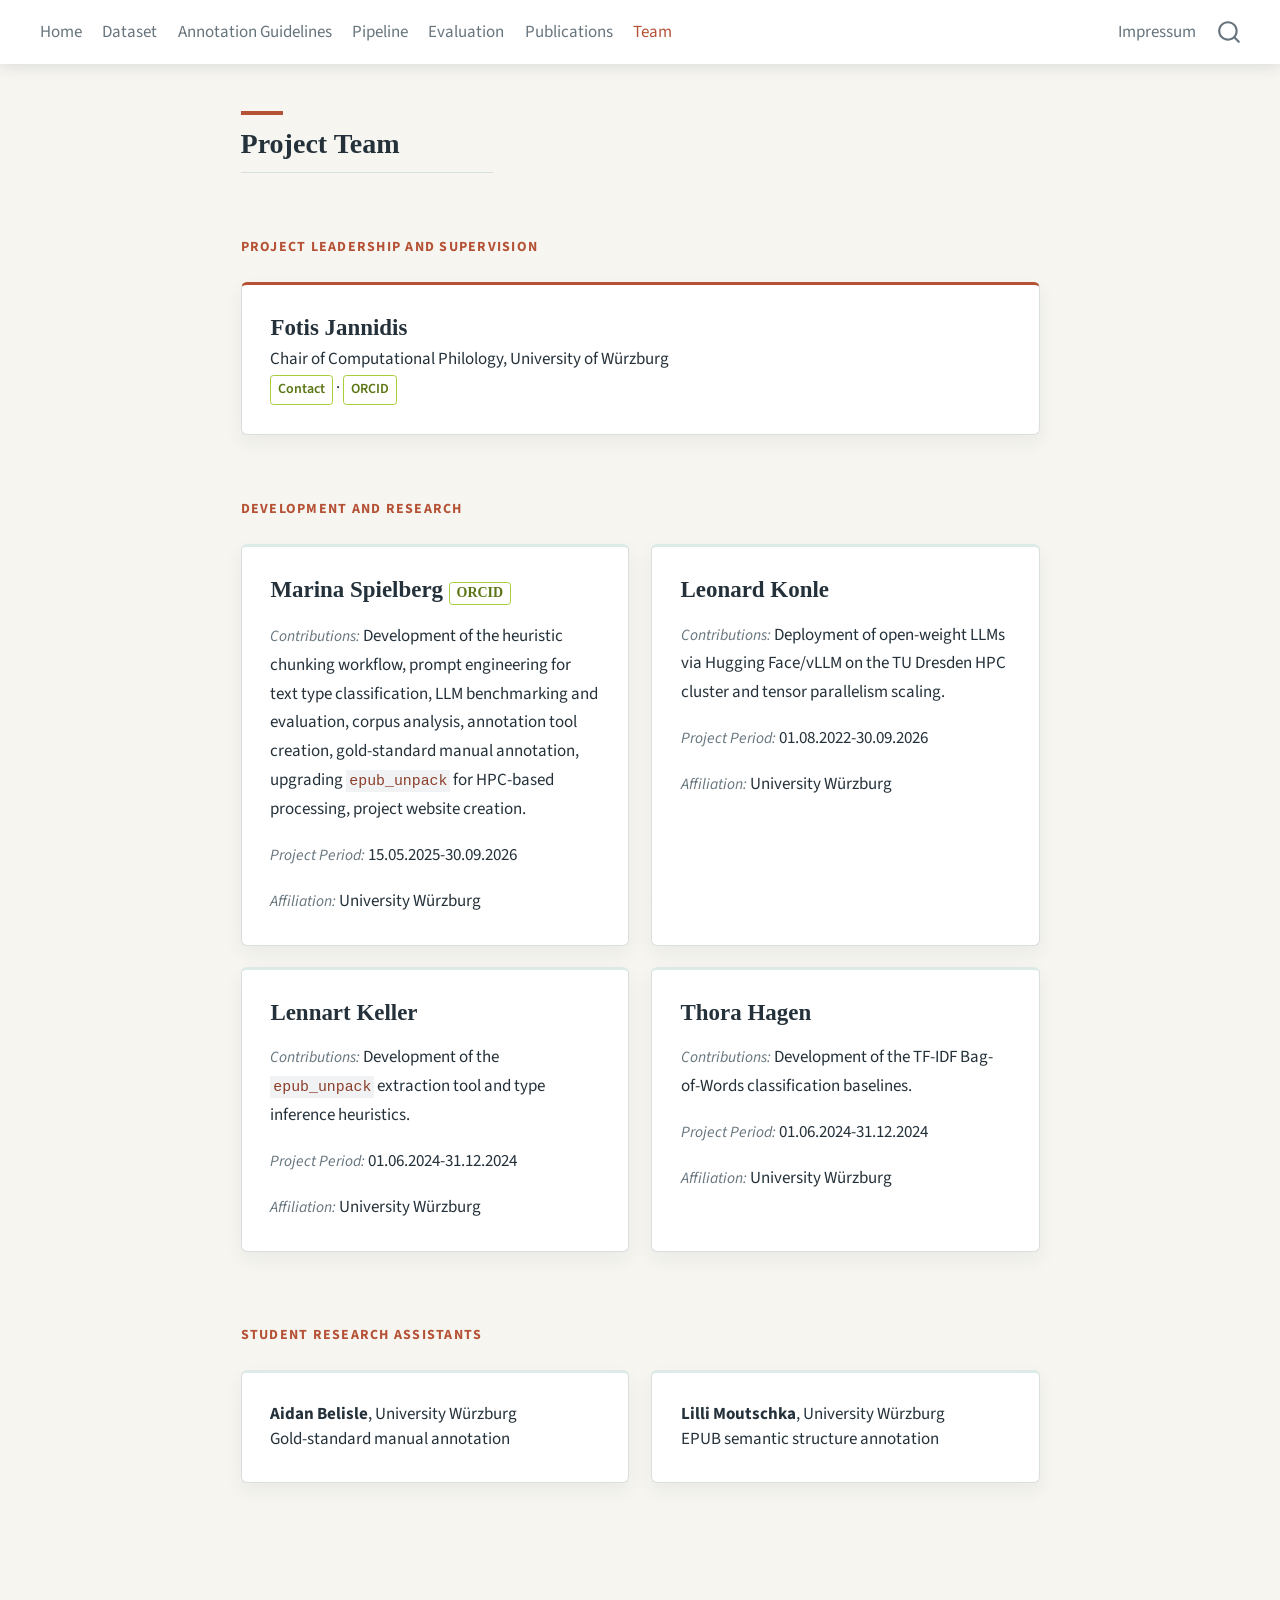
<file: docs/team.html>
<!DOCTYPE html>
<html xmlns="http://www.w3.org/1999/xhtml" lang="en" xml:lang="en"><head>

<meta charset="utf-8">
<meta name="generator" content="quarto-1.10.18">

<meta name="viewport" content="width=device-width, initial-scale=1.0, user-scalable=yes">


<title>team</title>
<style>
/* Default styles provided by pandoc.
** See https://pandoc.org/MANUAL.html#variables-for-html for config info.
*/
span.smallcaps{font-variant: small-caps;}
div.columns{display: flex; gap: 1.5em;}
div.column{flex: auto;}
@media screen {
div.columns{gap: min(4vw, 1.5em);}
div.column{overflow-x: auto;}
}
div.hanging-indent{margin-left: 1.5em; text-indent: -1.5em;}
ul.task-list{list-style: none;}
ul.task-list li input[type="checkbox"] {
  width: 0.8em;
  margin: 0 0.8em 0.2em -1em; /* quarto-specific, see https://github.com/quarto-dev/quarto-cli/issues/4556 */ 
  vertical-align: middle;
}
</style>


<script src="site_libs/quarto-nav/quarto-nav.js"></script>
<script src="site_libs/quarto-nav/headroom.min.js"></script>
<script src="site_libs/clipboard/clipboard.min.js"></script>
<script src="site_libs/quarto-search/autocomplete.umd.js"></script>
<script src="site_libs/quarto-search/fuse.min.js"></script>
<script src="site_libs/quarto-search/quarto-search.js"></script>
<meta name="quarto:offset" content="./">
<script src="site_libs/quarto-html/quarto.js" type="module"></script>
<script src="site_libs/quarto-html/tabsets/tabsets.js" type="module"></script>
<script src="site_libs/quarto-html/popper.min.js"></script>
<script src="site_libs/quarto-html/tippy.umd.min.js"></script>
<script src="site_libs/quarto-html/anchor.min.js"></script>
<link href="site_libs/quarto-html/tippy.css" rel="stylesheet">
<link href="site_libs/quarto-html/quarto-syntax-highlighting-64a204ab8560d761af7679ceaba22944.css" rel="stylesheet" id="quarto-text-highlighting-styles">
<script src="site_libs/bootstrap/bootstrap.min.js"></script>
<link href="site_libs/bootstrap/bootstrap-icons.css" rel="stylesheet">
<link href="site_libs/bootstrap/bootstrap-172ba59bd5e0b52282274ba0c0cc16fc.min.css" rel="stylesheet" append-hash="true" id="quarto-bootstrap" data-mode="light">
<script id="quarto-search-options" type="application/json">{
  "location": "navbar",
  "copy-button": false,
  "collapse-after": 3,
  "panel-placement": "end",
  "type": "overlay",
  "limit": 50,
  "keyboard-shortcut": [
    "f",
    "/",
    "s"
  ],
  "show-item-context": false,
  "language": {
    "search-no-results-text": "No results",
    "search-matching-documents-text": "matching documents",
    "search-copy-link-title": "Copy link to search",
    "search-hide-matches-text": "Hide additional matches",
    "search-more-match-text": "more match in this document",
    "search-more-matches-text": "more matches in this document",
    "search-clear-button-title": "Clear",
    "search-text-placeholder": "",
    "search-detached-cancel-button-title": "Cancel",
    "search-submit-button-title": "Submit",
    "search-label": "Search"
  }
}</script>


<link rel="stylesheet" href="styles.css">
</head>

<body class="nav-fixed fullcontent quarto-light">

<div id="quarto-search-results"></div>
  <header id="quarto-header" class="headroom fixed-top">
    <nav class="navbar navbar-expand-lg " data-bs-theme="dark">
      <div class="navbar-container container-fluid">
            <div id="quarto-search" class="" title="Search"></div>
          <button class="navbar-toggler" type="button" data-bs-toggle="collapse" data-bs-target="#navbarCollapse" aria-controls="navbarCollapse" role="menu" aria-expanded="false" aria-label="Toggle navigation" onclick="if (window.quartoToggleHeadroom) { window.quartoToggleHeadroom(); }">
  <span class="navbar-toggler-icon"></span>
</button>
          <div class="collapse navbar-collapse" id="navbarCollapse">
            <ul class="navbar-nav navbar-nav-scroll me-auto">
  <li class="nav-item">
    <a class="nav-link" href="./index.html"> 
<span class="menu-text">Home</span></a>
  </li>  
  <li class="nav-item">
    <a class="nav-link" href="./dataset.html"> 
<span class="menu-text">Dataset</span></a>
  </li>  
  <li class="nav-item">
    <a class="nav-link" href="./guidelines.html"> 
<span class="menu-text">Annotation Guidelines</span></a>
  </li>  
  <li class="nav-item">
    <a class="nav-link" href="./pipeline.html"> 
<span class="menu-text">Pipeline</span></a>
  </li>  
  <li class="nav-item">
    <a class="nav-link" href="./evaluation.html"> 
<span class="menu-text">Evaluation</span></a>
  </li>  
  <li class="nav-item">
    <a class="nav-link" href="./publications.pdf"> 
<span class="menu-text">Publications</span></a>
  </li>  
  <li class="nav-item">
    <a class="nav-link active" href="./team.html" aria-current="page"> 
<span class="menu-text">Team</span></a>
  </li>  
</ul>
            <ul class="navbar-nav navbar-nav-scroll ms-auto">
  <li class="nav-item">
    <a class="nav-link" href="./impressum.html"> 
<span class="menu-text">Impressum</span></a>
  </li>  
</ul>
          </div> <!-- /navcollapse -->
            <div class="quarto-navbar-tools">
</div>
      </div> <!-- /container-fluid -->
    </nav>
</header>
<!-- content -->
<div id="quarto-content" class="quarto-container page-columns page-rows-contents page-layout-article page-navbar">
<!-- sidebar -->
<!-- margin-sidebar -->
    
<!-- main -->
<main class="content" id="quarto-document-content"><header id="title-block-header" class="quarto-title-block"></header>




<section id="project-team" class="level2 team-page">
<h2 class="anchored" data-anchor-id="project-team">Project Team</h2>
<div class="team-section team-leadership">
<p><strong>Project Leadership and Supervision</strong></p>
<div id="fotis-jannidis" class="team-card team-card-lead">
<p><strong>Fotis Jannidis</strong><br>
Chair of Computational Philology, University of Würzburg<br>
<a href="https://www.germanistik.uni-wuerzburg.de/computerphilologie/team/jannidis/" class="contact-link">Contact</a> · <a href="https://orcid.org/0000-0001-6944-6113" class="orcid-link">ORCID</a></p>
</div>
</div>
<div class="team-section">
<p><strong>Development and Research</strong></p>
<div class="team-grid">
<div id="marina-spielberg" class="team-card team-card-featured">
<p><strong>Marina Spielberg</strong> <a href="https://orcid.org/0009-0006-6924-0485" class="orcid-link">ORCID</a></p>
<p><em>Contributions:</em> Development of the heuristic chunking workflow, prompt engineering for text type classification, LLM benchmarking and evaluation, corpus analysis, annotation tool creation, gold-standard manual annotation, upgrading <code>epub_unpack</code> for HPC-based processing, project website creation.</p>
<div class="project-period">
<p><em>Project Period:</em> 15.05.2025-30.09.2026</p>
</div>
<p><em>Affiliation:</em> University Würzburg</p>
</div>
<div id="leonard-konle" class="team-card">
<p><strong>Leonard Konle</strong></p>
<p><em>Contributions:</em> Deployment of open-weight LLMs via Hugging Face/vLLM on the TU Dresden HPC cluster and tensor parallelism scaling.</p>
<div class="project-period">
<p><em>Project Period:</em> 01.08.2022-30.09.2026</p>
</div>
<p><em>Affiliation:</em> University Würzburg</p>
</div>
<div id="lennart-keller" class="team-card">
<p><strong>Lennart Keller</strong></p>
<p><em>Contributions:</em> Development of the <code>epub_unpack</code> extraction tool and type inference heuristics.</p>
<div class="project-period">
<p><em>Project Period:</em> 01.06.2024-31.12.2024</p>
</div>
<p><em>Affiliation:</em> University Würzburg</p>
</div>
<div id="thora-hagen" class="team-card">
<p><strong>Thora Hagen</strong></p>
<p><em>Contributions:</em> Development of the TF-IDF Bag-of-Words classification baselines.</p>
<div class="project-period">
<p><em>Project Period:</em> 01.06.2024-31.12.2024</p>
</div>
<p><em>Affiliation:</em> University Würzburg</p>
</div>
</div>
</div>
<div class="team-section team-assistants">
<p><strong>Student Research Assistants</strong></p>
<div class="team-grid team-grid-compact">
<div id="aidan-belisle" class="team-card">
<p><strong>Aidan Belisle</strong>, University Würzburg<br>
Gold-standard manual annotation</p>
</div>
<div id="lilli-moutschka" class="team-card">
<p><strong>Lilli Moutschka</strong>, University Würzburg<br>
EPUB semantic structure annotation</p>
</div>
</div>
</div>
</section>



</main> <!-- /main -->
<script src="lightbox-history.js"></script>
<script id="quarto-html-after-body" type="application/javascript">
  window.document.addEventListener("DOMContentLoaded", function (event) {
    const icon = "";
    const anchorJS = new window.AnchorJS();
    anchorJS.options = {
      placement: 'right',
      icon: icon
    };
    anchorJS.add('.anchored');
    const isCodeAnnotation = (el) => {
      for (const clz of el.classList) {
        if (clz.startsWith('code-annotation-')) {                     
          return true;
        }
      }
      return false;
    }
    const onCopySuccess = function(e) {
      // button target
      const button = e.trigger;
      // don't keep focus
      button.blur();
      // flash "checked"
      button.classList.add('code-copy-button-checked');
      var currentTitle = button.getAttribute("title");
      button.setAttribute("title", "Copied!");
      let tooltip;
      if (window.bootstrap) {
        button.setAttribute("data-bs-toggle", "tooltip");
        button.setAttribute("data-bs-placement", "left");
        button.setAttribute("data-bs-title", "Copied!");
        tooltip = new bootstrap.Tooltip(button, 
          { trigger: "manual", 
            customClass: "code-copy-button-tooltip",
            offset: [0, -8]});
        tooltip.show();    
      }
      setTimeout(function() {
        if (tooltip) {
          tooltip.hide();
          button.removeAttribute("data-bs-title");
          button.removeAttribute("data-bs-toggle");
          button.removeAttribute("data-bs-placement");
        }
        button.setAttribute("title", currentTitle);
        button.classList.remove('code-copy-button-checked');
      }, 1000);
      // clear code selection
      e.clearSelection();
    }
    const getTextToCopy = function(trigger) {
      const outerScaffold = trigger.parentElement.cloneNode(true);
      const codeEl = outerScaffold.querySelector('code');
      for (const childEl of codeEl.children) {
        if (isCodeAnnotation(childEl)) {
          childEl.remove();
        }
      }
      return codeEl.innerText;
    }
    const clipboard = new window.ClipboardJS('.code-copy-button:not([data-in-quarto-modal])', {
      text: getTextToCopy
    });
    clipboard.on('success', onCopySuccess);
    if (window.document.getElementById('quarto-embedded-source-code-modal')) {
      const clipboardModal = new window.ClipboardJS('.code-copy-button[data-in-quarto-modal]', {
        text: getTextToCopy,
        container: window.document.getElementById('quarto-embedded-source-code-modal')
      });
      clipboardModal.on('success', onCopySuccess);
    }
      var localhostRegex = new RegExp(/^(?:http|https):\/\/localhost\:?[0-9]*\//);
      var mailtoRegex = new RegExp(/^mailto:/);
        var filterRegex = new RegExp('/' + window.location.host + '/');
      var isInternal = (href) => {
          return filterRegex.test(href) || localhostRegex.test(href) || mailtoRegex.test(href);
      }
      // Inspect non-navigation links and adorn them if external
     var links = window.document.querySelectorAll('a[href]:not(.nav-link):not(.navbar-brand):not(.toc-action):not(.sidebar-link):not(.sidebar-item-toggle):not(.pagination-link):not(.no-external):not([aria-hidden]):not(.dropdown-item):not(.quarto-navigation-tool):not(.about-link)');
      for (var i=0; i<links.length; i++) {
        const link = links[i];
        if (!isInternal(link.href)) {
          // undo the damage that might have been done by quarto-nav.js in the case of
          // links that we want to consider external
          if (link.dataset.originalHref !== undefined) {
            link.href = link.dataset.originalHref;
          }
        }
      }
    function tippyHover(el, contentFn, onTriggerFn, onUntriggerFn) {
      const config = {
        allowHTML: true,
        maxWidth: 500,
        delay: 100,
        arrow: false,
        appendTo: function(el) {
            return el.parentElement;
        },
        interactive: true,
        interactiveBorder: 10,
        theme: 'quarto',
        placement: 'bottom-start',
      };
      if (contentFn) {
        config.content = contentFn;
      }
      if (onTriggerFn) {
        config.onTrigger = onTriggerFn;
      }
      if (onUntriggerFn) {
        config.onUntrigger = onUntriggerFn;
      }
      window.tippy(el, config); 
    }
    const noterefs = window.document.querySelectorAll('a[role="doc-noteref"]');
    for (var i=0; i<noterefs.length; i++) {
      const ref = noterefs[i];
      tippyHover(ref, function() {
        // use id or data attribute instead here
        let href = ref.getAttribute('data-footnote-href') || ref.getAttribute('href');
        try { href = new URL(href).hash; } catch {}
        const id = href.replace(/^#\/?/, "");
        const note = window.document.getElementById(id);
        if (note) {
          return note.innerHTML;
        } else {
          return "";
        }
      });
    }
    const xrefs = window.document.querySelectorAll('a.quarto-xref');
    const processXRef = (id, note) => {
      // Strip column container classes
      const stripColumnClz = (el) => {
        el.classList.remove("page-full", "page-columns");
        if (el.children) {
          for (const child of el.children) {
            stripColumnClz(child);
          }
        }
      }
      stripColumnClz(note)
      if (id === null || id.startsWith('sec-')) {
        // Special case sections, only their first couple elements
        const container = document.createElement("div");
        if (note.children && note.children.length > 2) {
          container.appendChild(note.children[0].cloneNode(true));
          for (let i = 1; i < note.children.length; i++) {
            const child = note.children[i];
            if (child.tagName === "P" && child.innerText === "") {
              continue;
            } else {
              container.appendChild(child.cloneNode(true));
              break;
            }
          }
          if (window.Quarto?.typesetMath) {
            window.Quarto.typesetMath(container);
          }
          return container.innerHTML
        } else {
          if (window.Quarto?.typesetMath) {
            window.Quarto.typesetMath(note);
          }
          return note.innerHTML;
        }
      } else {
        // Remove any anchor links if they are present
        const anchorLink = note.querySelector('a.anchorjs-link');
        if (anchorLink) {
          anchorLink.remove();
        }
        if (window.Quarto?.typesetMath) {
          window.Quarto.typesetMath(note);
        }
        if (note.classList.contains("callout")) {
          return note.outerHTML;
        } else {
          return note.innerHTML;
        }
      }
    }
    for (var i=0; i<xrefs.length; i++) {
      const xref = xrefs[i];
      tippyHover(xref, undefined, function(instance) {
        instance.disable();
        let url = xref.getAttribute('href');
        let hash = undefined; 
        if (url.startsWith('#')) {
          hash = url;
        } else {
          try { hash = new URL(url).hash; } catch {}
        }
        if (hash) {
          const id = hash.replace(/^#\/?/, "");
          const note = window.document.getElementById(id);
          if (note !== null) {
            try {
              const html = processXRef(id, note.cloneNode(true));
              instance.setContent(html);
            } finally {
              instance.enable();
              instance.show();
            }
          } else {
            // See if we can fetch this
            fetch(url.split('#')[0])
            .then(res => res.text())
            .then(html => {
              const parser = new DOMParser();
              const htmlDoc = parser.parseFromString(html, "text/html");
              const note = htmlDoc.getElementById(id);
              if (note !== null) {
                const html = processXRef(id, note);
                instance.setContent(html);
              } 
            }).finally(() => {
              instance.enable();
              instance.show();
            });
          }
        } else {
          // See if we can fetch a full url (with no hash to target)
          // This is a special case and we should probably do some content thinning / targeting
          fetch(url)
          .then(res => res.text())
          .then(html => {
            const parser = new DOMParser();
            const htmlDoc = parser.parseFromString(html, "text/html");
            const note = htmlDoc.querySelector('main.content');
            if (note !== null) {
              // This should only happen for chapter cross references
              // (since there is no id in the URL)
              // remove the first header
              if (note.children.length > 0 && note.children[0].tagName === "HEADER") {
                note.children[0].remove();
              }
              const html = processXRef(null, note);
              instance.setContent(html);
            } 
          }).finally(() => {
            instance.enable();
            instance.show();
          });
        }
      }, function(instance) {
      });
    }
        let selectedAnnoteEl;
        const selectorForAnnotation = ( cell, annotation) => {
          let cellAttr = 'data-code-cell="' + cell + '"';
          let lineAttr = 'data-code-annotation="' +  annotation + '"';
          const selector = 'span[' + cellAttr + '][' + lineAttr + ']';
          return selector;
        }
        const selectCodeLines = (annoteEl) => {
          const doc = window.document;
          const targetCell = annoteEl.getAttribute("data-target-cell");
          const targetAnnotation = annoteEl.getAttribute("data-target-annotation");
          const annoteSpan = window.document.querySelector(selectorForAnnotation(targetCell, targetAnnotation));
          const lines = annoteSpan.getAttribute("data-code-lines").split(",");
          const lineIds = lines.map((line) => {
            return targetCell + "-" + line;
          })
          let top = null;
          let height = null;
          let parent = null;
          if (lineIds.length > 0) {
              //compute the position of the single el (top and bottom and make a div)
              const el = window.document.getElementById(lineIds[0]);
              top = el.offsetTop;
              height = el.offsetHeight;
              parent = el.parentElement.parentElement;
            if (lineIds.length > 1) {
              const lastEl = window.document.getElementById(lineIds[lineIds.length - 1]);
              const bottom = lastEl.offsetTop + lastEl.offsetHeight;
              height = bottom - top;
            }
            if (top !== null && height !== null && parent !== null) {
              // cook up a div (if necessary) and position it 
              let div = window.document.getElementById("code-annotation-line-highlight");
              if (div === null) {
                div = window.document.createElement("div");
                div.setAttribute("id", "code-annotation-line-highlight");
                div.style.position = 'absolute';
                parent.appendChild(div);
              }
              div.style.top = top - 2 + "px";
              div.style.height = height + 4 + "px";
              div.style.left = 0;
              let gutterDiv = window.document.getElementById("code-annotation-line-highlight-gutter");
              if (gutterDiv === null) {
                gutterDiv = window.document.createElement("div");
                gutterDiv.setAttribute("id", "code-annotation-line-highlight-gutter");
                gutterDiv.style.position = 'absolute';
                const codeCell = window.document.getElementById(targetCell);
                const gutter = codeCell.querySelector('.code-annotation-gutter');
                gutter.appendChild(gutterDiv);
              }
              gutterDiv.style.top = top - 2 + "px";
              gutterDiv.style.height = height + 4 + "px";
            }
            selectedAnnoteEl = annoteEl;
          }
        };
        const unselectCodeLines = () => {
          const elementsIds = ["code-annotation-line-highlight", "code-annotation-line-highlight-gutter"];
          elementsIds.forEach((elId) => {
            const div = window.document.getElementById(elId);
            if (div) {
              div.remove();
            }
          });
          selectedAnnoteEl = undefined;
        };
          // Handle positioning of the toggle
      window.addEventListener(
        "resize",
        throttle(() => {
          elRect = undefined;
          if (selectedAnnoteEl) {
            selectCodeLines(selectedAnnoteEl);
          }
        }, 10)
      );
      function throttle(fn, ms) {
      let throttle = false;
      let timer;
        return (...args) => {
          if(!throttle) { // first call gets through
              fn.apply(this, args);
              throttle = true;
          } else { // all the others get throttled
              if(timer) clearTimeout(timer); // cancel #2
              timer = setTimeout(() => {
                fn.apply(this, args);
                timer = throttle = false;
              }, ms);
          }
        };
      }
        // Attach click handler to the DT
        const annoteDls = window.document.querySelectorAll('dt[data-target-cell]');
        for (const annoteDlNode of annoteDls) {
          annoteDlNode.addEventListener('click', (event) => {
            const clickedEl = event.target;
            if (clickedEl !== selectedAnnoteEl) {
              unselectCodeLines();
              const activeEl = window.document.querySelector('dt[data-target-cell].code-annotation-active');
              if (activeEl) {
                activeEl.classList.remove('code-annotation-active');
              }
              selectCodeLines(clickedEl);
              clickedEl.classList.add('code-annotation-active');
            } else {
              // Unselect the line
              unselectCodeLines();
              clickedEl.classList.remove('code-annotation-active');
            }
          });
        }
    const findCites = (el) => {
      const parentEl = el.parentElement;
      if (parentEl) {
        const cites = parentEl.dataset.cites;
        if (cites) {
          return {
            el,
            cites: cites.split(' ')
          };
        } else {
          return findCites(el.parentElement)
        }
      } else {
        return undefined;
      }
    };
    var bibliorefs = window.document.querySelectorAll('a[role="doc-biblioref"]');
    for (var i=0; i<bibliorefs.length; i++) {
      const ref = bibliorefs[i];
      const citeInfo = findCites(ref);
      if (citeInfo) {
        tippyHover(citeInfo.el, function() {
          var popup = window.document.createElement('div');
          citeInfo.cites.forEach(function(cite) {
            var citeDiv = window.document.createElement('div');
            citeDiv.classList.add('hanging-indent');
            citeDiv.classList.add('csl-entry');
            var biblioDiv = window.document.getElementById('ref-' + cite);
            if (biblioDiv) {
              citeDiv.innerHTML = biblioDiv.innerHTML;
            }
            popup.appendChild(citeDiv);
          });
          return popup.innerHTML;
        });
      }
    }
  });
  </script>
</div> <!-- /content -->




</body></html>
</file>
<file: docs/site_libs/quarto-html/tippy.css>
.tippy-box[data-animation=fade][data-state=hidden]{opacity:0}[data-tippy-root]{max-width:calc(100vw - 10px)}.tippy-box{position:relative;background-color:#333;color:#fff;border-radius:4px;font-size:14px;line-height:1.4;white-space:normal;outline:0;transition-property:transform,visibility,opacity}.tippy-box[data-placement^=top]>.tippy-arrow{bottom:0}.tippy-box[data-placement^=top]>.tippy-arrow:before{bottom:-7px;left:0;border-width:8px 8px 0;border-top-color:initial;transform-origin:center top}.tippy-box[data-placement^=bottom]>.tippy-arrow{top:0}.tippy-box[data-placement^=bottom]>.tippy-arrow:before{top:-7px;left:0;border-width:0 8px 8px;border-bottom-color:initial;transform-origin:center bottom}.tippy-box[data-placement^=left]>.tippy-arrow{right:0}.tippy-box[data-placement^=left]>.tippy-arrow:before{border-width:8px 0 8px 8px;border-left-color:initial;right:-7px;transform-origin:center left}.tippy-box[data-placement^=right]>.tippy-arrow{left:0}.tippy-box[data-placement^=right]>.tippy-arrow:before{left:-7px;border-width:8px 8px 8px 0;border-right-color:initial;transform-origin:center right}.tippy-box[data-inertia][data-state=visible]{transition-timing-function:cubic-bezier(.54,1.5,.38,1.11)}.tippy-arrow{width:16px;height:16px;color:#333}.tippy-arrow:before{content:"";position:absolute;border-color:transparent;border-style:solid}.tippy-content{position:relative;padding:5px 9px;z-index:1}
</file>
<file: docs/site_libs/quarto-html/quarto-syntax-highlighting-64a204ab8560d761af7679ceaba22944.css>
/* quarto syntax highlight colors */
:root {
  --quarto-hl-ot-color: #003B4F;
  --quarto-hl-at-color: #657422;
  --quarto-hl-ss-color: #20794D;
  --quarto-hl-an-color: #5E5E5E;
  --quarto-hl-fu-color: #4758AB;
  --quarto-hl-st-color: #20794D;
  --quarto-hl-cf-color: #003B4F;
  --quarto-hl-op-color: #5E5E5E;
  --quarto-hl-er-color: #AD0000;
  --quarto-hl-bn-color: #AD0000;
  --quarto-hl-al-color: #AD0000;
  --quarto-hl-va-color: #111111;
  --quarto-hl-bu-color: inherit;
  --quarto-hl-ex-color: inherit;
  --quarto-hl-pp-color: #AD0000;
  --quarto-hl-in-color: #5E5E5E;
  --quarto-hl-vs-color: #20794D;
  --quarto-hl-wa-color: #5E5E5E;
  --quarto-hl-do-color: #5E5E5E;
  --quarto-hl-im-color: #00769E;
  --quarto-hl-ch-color: #20794D;
  --quarto-hl-dt-color: #AD0000;
  --quarto-hl-fl-color: #AD0000;
  --quarto-hl-co-color: #5E5E5E;
  --quarto-hl-cv-color: #5E5E5E;
  --quarto-hl-cn-color: #8f5902;
  --quarto-hl-sc-color: #5E5E5E;
  --quarto-hl-dv-color: #AD0000;
  --quarto-hl-kw-color: #003B4F;
}

/* other quarto variables */
:root {
  --quarto-font-monospace: SFMono-Regular, Menlo, Monaco, Consolas, "Liberation Mono", "Courier New", monospace;
}

/* syntax highlight based on Pandoc's rules */
pre > code.sourceCode > span {
  color: #003B4F;
}

code.sourceCode > span {
  color: #003B4F;
}

div.sourceCode,
div.sourceCode pre.sourceCode {
  color: #003B4F;
}

/* Normal */
code span {
  color: #003B4F;
}

/* Alert */
code span.al {
  color: #AD0000;
  font-style: inherit;
}

/* Annotation */
code span.an {
  color: #5E5E5E;
  font-style: inherit;
}

/* Attribute */
code span.at {
  color: #657422;
  font-style: inherit;
}

/* BaseN */
code span.bn {
  color: #AD0000;
  font-style: inherit;
}

/* BuiltIn */
code span.bu {
  font-style: inherit;
}

/* ControlFlow */
code span.cf {
  color: #003B4F;
  font-weight: bold;
  font-style: inherit;
}

/* Char */
code span.ch {
  color: #20794D;
  font-style: inherit;
}

/* Constant */
code span.cn {
  color: #8f5902;
  font-style: inherit;
}

/* Comment */
code span.co {
  color: #5E5E5E;
  font-style: inherit;
}

/* CommentVar */
code span.cv {
  color: #5E5E5E;
  font-style: italic;
}

/* Documentation */
code span.do {
  color: #5E5E5E;
  font-style: italic;
}

/* DataType */
code span.dt {
  color: #AD0000;
  font-style: inherit;
}

/* DecVal */
code span.dv {
  color: #AD0000;
  font-style: inherit;
}

/* Error */
code span.er {
  color: #AD0000;
  font-style: inherit;
}

/* Extension */
code span.ex {
  font-style: inherit;
}

/* Float */
code span.fl {
  color: #AD0000;
  font-style: inherit;
}

/* Function */
code span.fu {
  color: #4758AB;
  font-style: inherit;
}

/* Import */
code span.im {
  color: #00769E;
  font-style: inherit;
}

/* Information */
code span.in {
  color: #5E5E5E;
  font-style: inherit;
}

/* Keyword */
code span.kw {
  color: #003B4F;
  font-weight: bold;
  font-style: inherit;
}

/* Operator */
code span.op {
  color: #5E5E5E;
  font-style: inherit;
}

/* Other */
code span.ot {
  color: #003B4F;
  font-style: inherit;
}

/* Preprocessor */
code span.pp {
  color: #AD0000;
  font-style: inherit;
}

/* SpecialChar */
code span.sc {
  color: #5E5E5E;
  font-style: inherit;
}

/* SpecialString */
code span.ss {
  color: #20794D;
  font-style: inherit;
}

/* String */
code span.st {
  color: #20794D;
  font-style: inherit;
}

/* Variable */
code span.va {
  color: #111111;
  font-style: inherit;
}

/* VerbatimString */
code span.vs {
  color: #20794D;
  font-style: inherit;
}

/* Warning */
code span.wa {
  color: #5E5E5E;
  font-style: italic;
}

.prevent-inlining {
  content: "</";
}

/*# sourceMappingURL=9d8d5bb603a83b8298b89080a598c93b.css.map */
</file>
<file: docs/styles.css>
/* Shared production styles for the default Quarto build and playground profile. */

:root {
  --playground-ink: #24313a;
  --playground-muted: #66747d;
  --playground-paper: #f6f5f0;
  --playground-panel: #ffffff;
  --playground-accent: #b55236;
  --playground-accent-soft: #ead8d0;
  --playground-teal: #287c78;
  --playground-teal-soft: #dcebe8;
  --playground-rule: #d9dfdc;
  --playground-shadow: 0 0.7rem 1.8rem rgba(36, 49, 58, 0.1);
}

html {
  scroll-behavior: smooth;
}

body {
  color: var(--playground-ink);
  background:
    linear-gradient(rgba(246, 245, 240, 0.96), rgba(246, 245, 240, 0.96)),
    repeating-linear-gradient(0deg, rgba(36, 49, 58, 0.018) 0, rgba(36, 49, 58, 0.018) 1px, transparent 1px, transparent 4px);
  line-height: 1.7;
}

.navbar {
  --bs-navbar-color: var(--playground-ink);
  --bs-navbar-hover-color: var(--playground-accent);
  --bs-navbar-active-color: var(--playground-accent);
  --bs-navbar-brand-color: var(--playground-ink);
  --bs-navbar-brand-hover-color: var(--playground-accent);
  background-color: var(--playground-panel) !important;
  border-bottom: 0;
  box-shadow: 0 2px 14px rgba(36, 49, 58, 0.13);
}

.navbar-brand {
  font-weight: 700;
  letter-spacing: 0.01em;
}

.navbar .nav-link {
  color: var(--playground-muted) !important;
}

.navbar .nav-link.active {
  opacity: 1;
  color: var(--playground-accent) !important;
}

.aa-DetachedSearchButton,
.aa-DetachedSearchButtonIcon,
.navbar #quarto-search .aa-Label svg,
.navbar #quarto-search .aa-SubmitIcon {
  color: var(--playground-muted) !important;
  fill: currentColor;
  opacity: 1 !important;
}

main.content {
  max-width: 1100px;
}

@media (min-width: 1100px) {
  .index-page {
    position: static;
    display: block !important;
    width: auto;
  }

  .index-page > .column {
    width: 100% !important;
  }

  .index-page > .index-main-column {
    flex: none !important;
    width: 100% !important;
    max-width: 1100px;
    margin-right: auto;
    margin-left: auto;
  }

  .index-page > .column:first-child,
  .index-page > .column:last-child {
    position: absolute;
    top: 16rem;
    width: 180px !important;
  }

  .index-page > .column:first-child {
    left: clamp(1rem, 4vw, 5rem);
  }

  .index-page > .column:last-child {
    right: clamp(1rem, 4vw, 5rem);
    width: 220px !important;
  }

  .index-page > .column:first-child > .index-brand-rail,
  .index-page > .column:last-child > .index-team-list {
    padding-top: 0;
  }

  .index-page > .column:first-child > .index-brand-rail {
    align-items: flex-start;
  }

  .index-page > .column:last-child > .index-team-list {
    text-align: left;
  }
}

@media (min-width: 768px) and (max-width: 1099px) {
  .index-page {
    display: grid !important;
    grid-template-columns: 150px minmax(0, 1fr) 180px;
    column-gap: 2rem;
  }

  .index-page > .column {
    width: auto !important;
  }

  .index-page > .column > .index-brand-rail,
  .index-page > .column > .index-team-list {
    padding-top: 8rem;
  }

  .index-page > .column:first-child > .index-brand-rail {
    align-items: flex-start;
  }

  .index-page > .column:last-child > .index-team-list {
    text-align: left;
  }
}

.index-brand-rail {
  display: flex;
  flex-direction: column;
  align-items: center;
  gap: 1.5rem;
  padding-top: 1.25rem;
}

.index-brand-rail > p {
  margin: 0;
  text-align: center;
}

.index-brand-rail img {
  height: auto;
  max-width: 100%;
}

.repository-links {
  width: 100%;
  padding-top: 0;
  text-align: center;
}

.repository-link {
  display: flex;
  align-items: center;
  justify-content: center;
  gap: 0.45rem;
  margin: 0.45rem auto;
  font-size: 1rem;
  font-weight: 700;
  text-decoration: none;
}

.repository-link .bi {
  font-size: 1.35rem;
}

.index-team-list {
  padding-top: 1.25rem;
}

.index-team-list > p:first-child strong {
  color: var(--playground-accent);
  font-size: 0.82rem;
  letter-spacing: 0.09em;
  text-transform: uppercase;
}

.index-team-list ul {
  list-style: none;
  margin-left: 0;
  padding-left: 0;
}

.index-team-list li {
  margin: 0.45rem 0;
}

.index-team-list a strong {
  color: inherit;
}

.quarto-title-block {
  margin-bottom: 3rem;
}

h1,
h2,
h3 {
  font-family: Georgia, "Times New Roman", serif;
  font-weight: 600;
}

h1 {
  max-width: 15ch;
  color: var(--playground-ink);
  font-size: clamp(2.3rem, 5vw, 4rem);
  line-height: 1.08;
}

h2 {
  margin-top: 3.5rem;
  padding-bottom: 0.65rem;
  border-bottom: 1px solid var(--playground-rule);
  color: var(--playground-ink);
}

h2::before {
  display: block;
  width: 2.5rem;
  margin-bottom: 0.7rem;
  border-top: 4px solid var(--playground-accent);
  content: "";
}

h3,
h4 {
  margin-top: 2rem;
  color: var(--playground-ink);
}

a {
  color: var(--playground-teal);
  text-decoration-thickness: 0.08em;
  text-underline-offset: 0.18em;
}

a:hover {
  color: var(--playground-accent);
}

strong {
  color: var(--playground-ink);
}

blockquote {
  margin: 2rem 0;
  padding: 0.8rem 1.5rem;
  border-left: 4px solid var(--playground-teal);
  color: var(--playground-muted);
  font-family: Georgia, "Times New Roman", serif;
  font-size: 1.08rem;
}

figure {
  margin: 2.5rem auto;
}

.quarto-lightbox img,
figure img {
  border: 1px solid rgba(36, 49, 58, 0.08);
  border-radius: 0.35rem;
  box-shadow: var(--playground-shadow);
}

.glightbox-container .gslide-description {
  display: none !important;
}

figcaption {
  max-width: 70ch;
  margin: 0.75rem auto 0;
  color: var(--playground-muted);
  font-size: 0.9rem;
  text-align: center;
}

.callout {
  margin: 2rem 0;
  background: var(--playground-panel);
  border: 1px solid var(--playground-rule);
  border-left: 4px solid var(--playground-accent) !important;
  border-radius: 0.35rem;
  box-shadow: 0 0.4rem 1.2rem rgba(36, 49, 58, 0.06);
}

.callout.callout-tip {
  border-left-color: var(--playground-teal) !important;
}

.callout.callout-warning {
  border-left-color: #bd812b !important;
}

.callout .callout-title-container {
  color: var(--playground-ink);
  font-weight: 700;
}

table {
  overflow: hidden;
  background: var(--playground-panel);
  border-color: var(--playground-rule);
  box-shadow: 0 0.25rem 0.8rem rgba(36, 49, 58, 0.04);
}

table thead th {
  color: var(--playground-ink);
  background: var(--playground-teal-soft);
  border-bottom: 2px solid var(--playground-teal);
}

table tbody tr:nth-child(even) {
  background: rgba(220, 235, 232, 0.28);
}

code {
  color: #8c3e2a;
  background: rgba(181, 82, 54, 0.08);
}

pre {
  border: 1px solid var(--playground-rule);
  border-radius: 0.35rem;
  box-shadow: 0 0.3rem 1rem rgba(36, 49, 58, 0.06);
}

#TOC,
.toc-actions {
  border-color: var(--playground-rule);
}

#TOC .nav-link.active {
  color: var(--playground-accent);
  border-left-color: var(--playground-accent);
}

.column > p:first-child strong:first-child {
  color: var(--playground-accent);
  letter-spacing: 0.03em;
  text-transform: uppercase;
}

.team-page {
  --team-card-padding: clamp(1.2rem, 2.5vw, 1.7rem);
}

.team-page > h2 {
  max-width: 18ch;
  margin-bottom: 3.5rem;
}

.team-section {
  margin: 3.5rem 0;
}

.team-section > p:first-child {
  margin-bottom: 1.25rem;
}

.team-section > p:first-child strong {
  color: var(--playground-accent);
  font-size: 0.82rem;
  letter-spacing: 0.09em;
  text-transform: uppercase;
}

.team-grid {
  display: grid;
  grid-template-columns: repeat(2, minmax(0, 1fr));
  gap: 1.25rem;
}

.team-card {
  min-width: 0;
  padding: var(--team-card-padding);
  background: var(--playground-panel);
  border: 1px solid var(--playground-rule);
  border-top: 3px solid var(--playground-teal-soft);
  border-radius: 0.35rem;
  box-shadow: 0 0.45rem 1.2rem rgba(36, 49, 58, 0.06);
}

.team-card-lead {
  border-top-color: var(--playground-accent);
}

.team-card-featured {
  border-top-color: var(--playground-teal-soft);
}

.team-card > p:first-child {
  margin-top: 0;
  margin-bottom: 1rem;
  color: var(--playground-ink);
  font-family: Georgia, "Times New Roman", serif;
  font-size: 1.35rem;
  line-height: 1.2;
}

.team-card-lead > p:first-child {
  font-family: inherit;
  font-size: 1rem;
  line-height: 1.7;
}

.team-card-lead > p:first-child strong {
  display: inline;
  margin-bottom: 0;
  font-family: Georgia, "Times New Roman", serif;
  font-size: 1.35rem;
  line-height: 1.2;
}

.team-card > p:last-child {
  margin-bottom: 0;
}

.team-card em {
  color: var(--playground-muted);
  font-size: 0.92rem;
}

.team-card a {
  font-weight: 600;
}

.orcid-link,
.contact-link {
  display: inline-block;
  padding: 0.12rem 0.4rem;
  border: 1px solid #a6ce39;
  border-radius: 0.2rem;
  color: #5b7614;
  font-size: 0.82rem;
  text-decoration: none;
}

.project-period {
  color: var(--playground-ink);
}

.team-assistants {
  padding-top: 0.5rem;
}

.team-grid-compact {
  grid-template-columns: repeat(2, minmax(0, 1fr));
}

.team-grid-compact .team-card > p:first-child {
  margin-bottom: 0;
  font-family: inherit;
  font-size: 1rem;
  line-height: 1.5;
}

@media (max-width: 767px) {
  body {
    line-height: 1.6;
  }

  main.content {
    padding-right: 1.25rem;
    padding-left: 1.25rem;
  }

  h1 {
    font-size: 2.45rem;
  }

  h2 {
    margin-top: 2.75rem;
  }

  figure img {
    max-width: 100%;
  }

  .team-page > h2 {
    margin-bottom: 2.5rem;
  }

  .team-section {
    margin: 2.75rem 0;
  }

  .team-grid,
  .team-grid-compact {
    grid-template-columns: 1fr;
  }

  .index-brand-rail,
  .index-team-list {
    padding-top: 0;
  }

  .index-page {
    display: grid !important;
    grid-template-columns: minmax(0, 1fr);
    gap: 0;
    width: 100%;
  }

  .index-page > .column {
    width: 100% !important;
    min-width: 0;
    overflow: visible;
  }

  .index-page > .index-main-column {
    order: 1;
  }

  .index-page > .column:last-child {
    order: 2;
  }

  .index-page > .column:first-child {
    order: 3;
  }

  .index-main-column {
    padding-bottom: 2rem;
  }

  .index-team-list {
    margin: 0;
    padding: 1.5rem 0 2rem;
    border-top: 1px solid var(--playground-rule);
  }

  .index-team-list ul {
    columns: 2;
    column-gap: 1.5rem;
  }

  .index-team-list li {
    break-inside: avoid;
  }

  .index-brand-rail {
    display: grid;
    grid-template-columns: repeat(2, minmax(0, 1fr));
    align-items: center;
    gap: 1rem;
    margin-top: 1rem;
    padding: 1.5rem 0 0;
    border-top: 1px solid var(--playground-rule);
  }

  .index-brand-rail > p {
    display: flex;
    align-items: center;
    justify-content: center;
    min-height: 4.5rem;
  }

  .index-brand-rail .repository-links {
    display: grid;
    grid-column: 1 / -1;
    grid-template-columns: repeat(2, minmax(0, 1fr));
    gap: 0.5rem;
    padding-top: 0.5rem;
  }

  .index-brand-rail .repository-link {
    margin: 0;
    min-width: 0;
    font-size: 0.9rem;
  }

}
</file>
